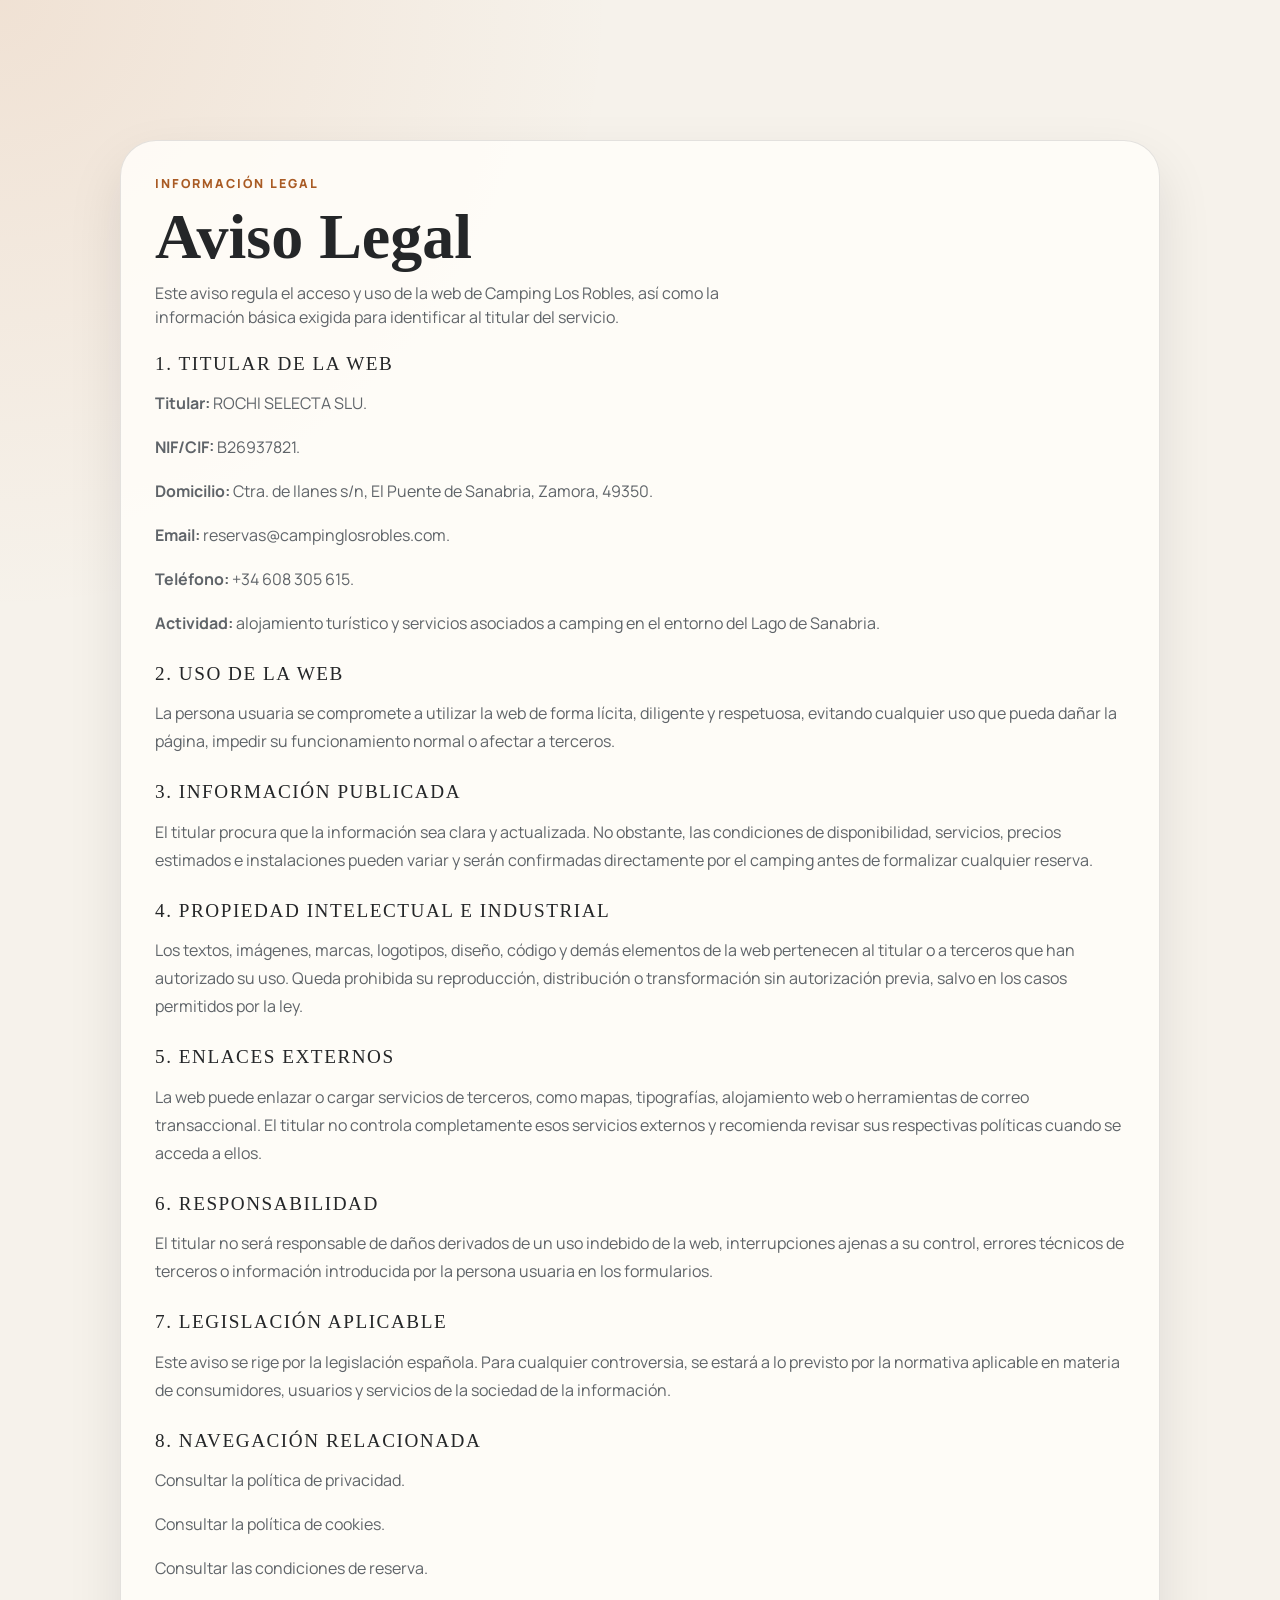
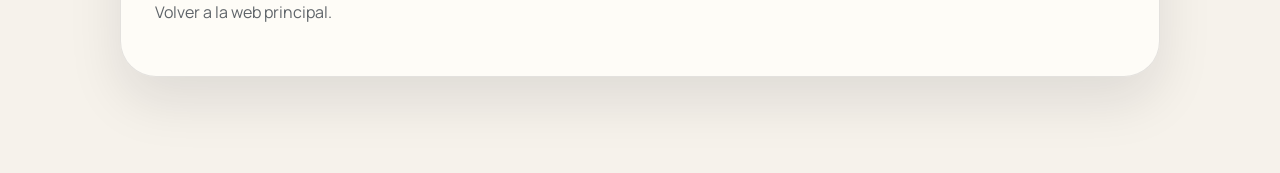
<file: aviso-legal.html>
<!DOCTYPE html>
<html lang="es">
<head>
  <meta charset="UTF-8" />
  <meta name="viewport" content="width=device-width, initial-scale=1.0" />
  <title>Aviso Legal | Camping Los Robles</title>
  <meta name="description" content="Aviso legal de Camping Los Robles: titularidad, condiciones de uso, propiedad intelectual y datos de contacto." />
  <link rel="canonical" href="https://campinglosrobles.com/aviso-legal.html" />
  <meta name="robots" content="index, follow" />
  <meta name="theme-color" content="#c46a2d" />
  <link rel="icon" type="image/svg+xml" href="/assets/favicon.svg" />
  <link rel="apple-touch-icon" href="/assets/favicon.svg" />
  <link rel="preconnect" href="https://fonts.googleapis.com" />
  <link rel="preconnect" href="https://fonts.gstatic.com" crossorigin />
  <link href="https://fonts.googleapis.com/css2?family=Manrope:wght@400;500;600;700;800&display=swap" rel="stylesheet" />
  <link rel="stylesheet" href="styles.css" />
</head>
<body>
  <main class="legal-page">
    <div class="legal-shell">
      <article class="legal-card">
        <p class="legal-eyebrow eyebrow">Información legal</p>
        <h1>Aviso Legal</h1>
        <p class="legal-intro">Este aviso regula el acceso y uso de la web de Camping Los Robles, así como la información básica exigida para identificar al titular del servicio.</p>
        <section class="legal-section">
          <h2>1. Titular de la web</h2>
          <p><strong>Titular:</strong> ROCHI SELECTA SLU.</p>
          <p><strong>NIF/CIF:</strong> B26937821.</p>
          <p><strong>Domicilio:</strong> Ctra. de Ilanes s/n, El Puente de Sanabria, Zamora, 49350.</p>
          <p><strong>Email:</strong> <a href="mailto:reservas@campinglosrobles.com">reservas@campinglosrobles.com</a>.</p>
          <p><strong>Teléfono:</strong> <a href="tel:+34608305615">+34 608 305 615</a>.</p>
          <p><strong>Actividad:</strong> alojamiento turístico y servicios asociados a camping en el entorno del Lago de Sanabria.</p>
        </section>

        <section class="legal-section">
          <h2>2. Uso de la web</h2>
          <p>La persona usuaria se compromete a utilizar la web de forma lícita, diligente y respetuosa, evitando cualquier uso que pueda dañar la página, impedir su funcionamiento normal o afectar a terceros.</p>
        </section>

        <section class="legal-section">
          <h2>3. Información publicada</h2>
          <p>El titular procura que la información sea clara y actualizada. No obstante, las condiciones de disponibilidad, servicios, precios estimados e instalaciones pueden variar y serán confirmadas directamente por el camping antes de formalizar cualquier reserva.</p>
        </section>

        <section class="legal-section">
          <h2>4. Propiedad intelectual e industrial</h2>
          <p>Los textos, imágenes, marcas, logotipos, diseño, código y demás elementos de la web pertenecen al titular o a terceros que han autorizado su uso. Queda prohibida su reproducción, distribución o transformación sin autorización previa, salvo en los casos permitidos por la ley.</p>
        </section>

        <section class="legal-section">
          <h2>5. Enlaces externos</h2>
          <p>La web puede enlazar o cargar servicios de terceros, como mapas, tipografías, alojamiento web o herramientas de correo transaccional. El titular no controla completamente esos servicios externos y recomienda revisar sus respectivas políticas cuando se acceda a ellos.</p>
        </section>

        <section class="legal-section">
          <h2>6. Responsabilidad</h2>
          <p>El titular no será responsable de daños derivados de un uso indebido de la web, interrupciones ajenas a su control, errores técnicos de terceros o información introducida por la persona usuaria en los formularios.</p>
        </section>

        <section class="legal-section">
          <h2>7. Legislación aplicable</h2>
          <p>Este aviso se rige por la legislación española. Para cualquier controversia, se estará a lo previsto por la normativa aplicable en materia de consumidores, usuarios y servicios de la sociedad de la información.</p>
        </section>

        <section class="legal-section">
          <h2>8. Navegación relacionada</h2>
          <p><a href="politica-privacidad.html">Consultar la política de privacidad</a>.</p>
          <p><a href="politica-cookies.html">Consultar la política de cookies</a>.</p>
          <p><a href="condiciones-reserva.html">Consultar las condiciones de reserva</a>.</p>
          <p><a href="index.html">Volver a la web principal</a>.</p>
        </section>
      </article>
    </div>
  </main>

</body>
</html>
</file>
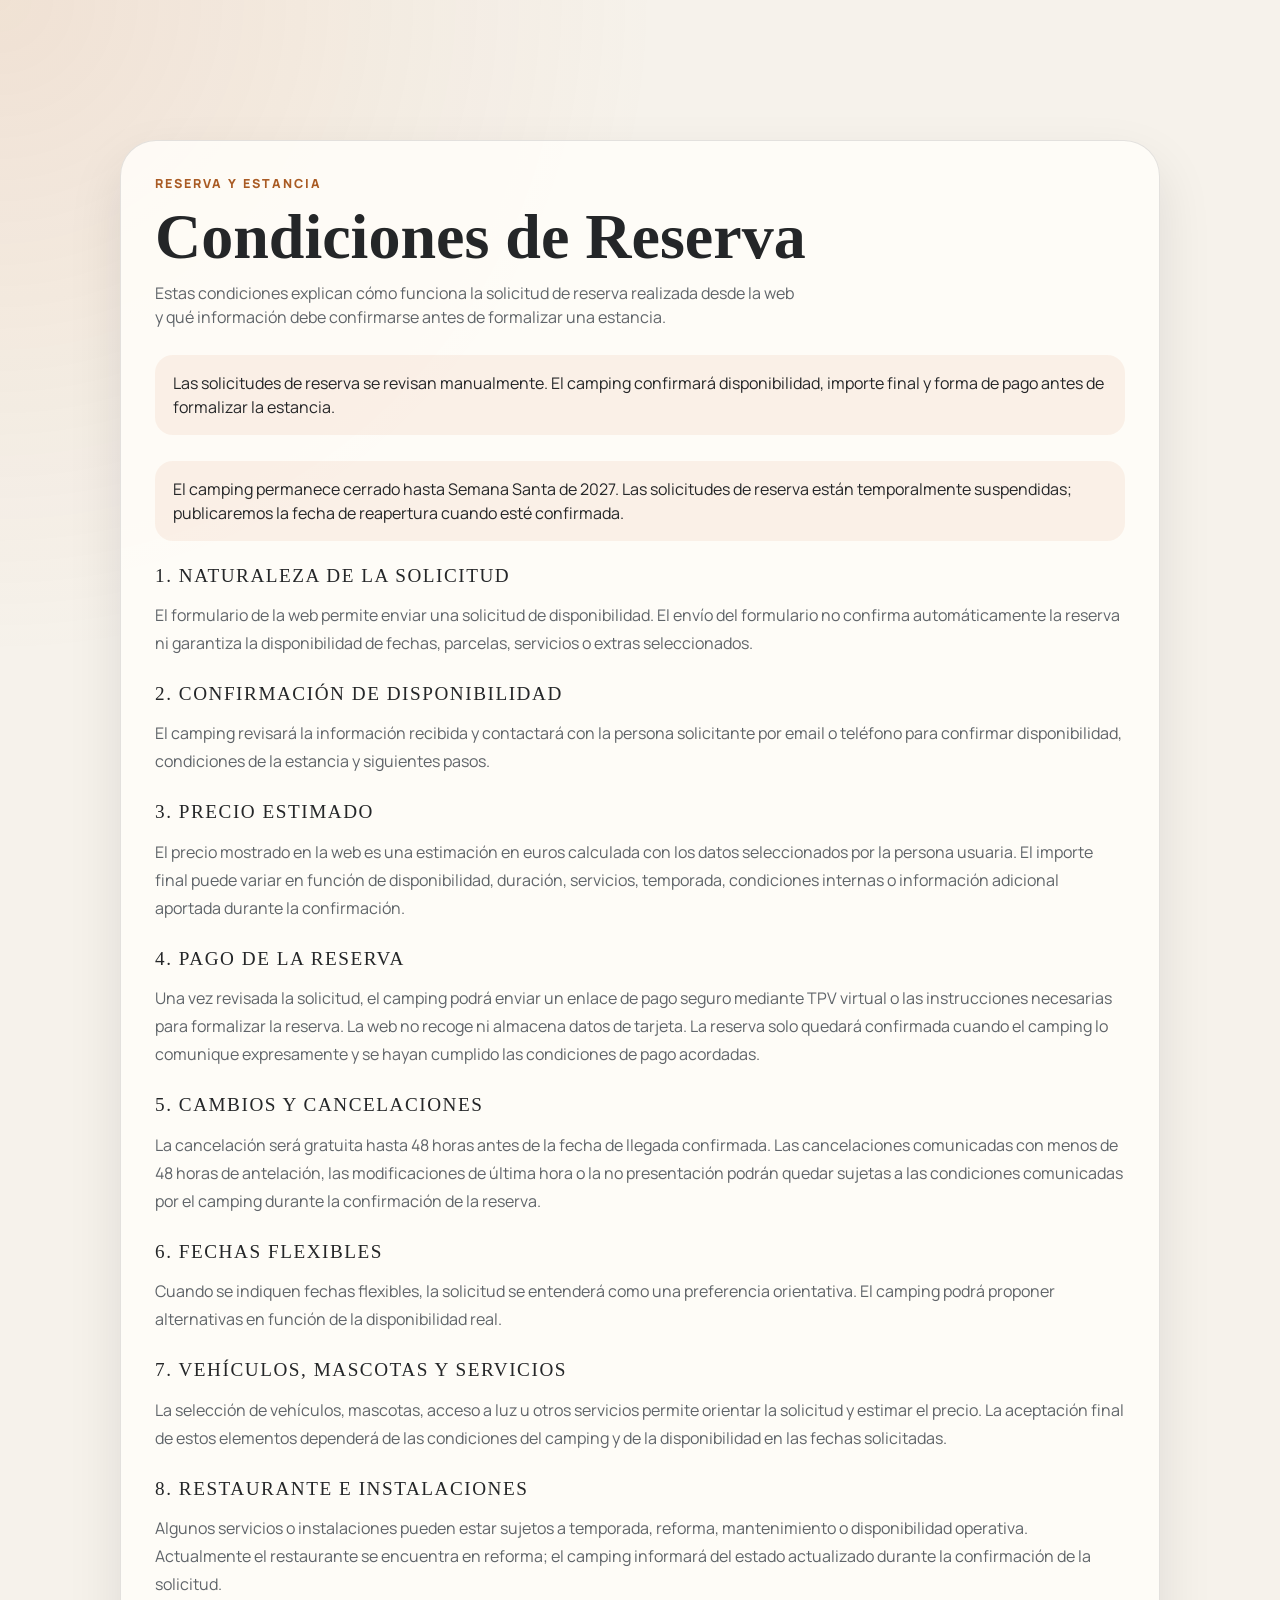
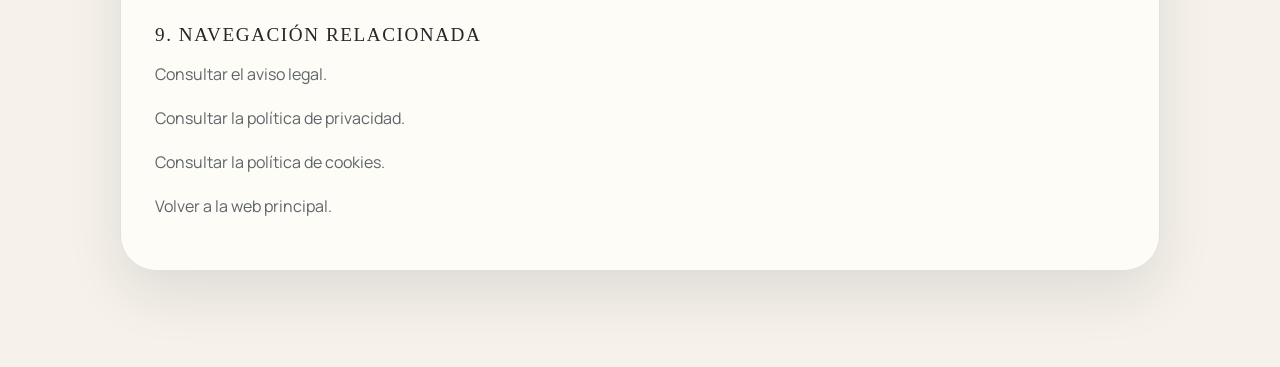
<file: condiciones-reserva.html>
<!DOCTYPE html>
<html lang="es">
<head>
  <meta charset="UTF-8" />
  <meta name="viewport" content="width=device-width, initial-scale=1.0" />
  <title>Condiciones de Reserva | Camping Los Robles</title>
  <meta name="description" content="Condiciones aplicables a las solicitudes de reserva de Camping Los Robles: disponibilidad, precio estimado, pago y cancelaciones." />
  <link rel="canonical" href="https://campinglosrobles.com/condiciones-reserva.html" />
  <meta name="robots" content="index, follow" />
  <meta name="theme-color" content="#c46a2d" />
  <link rel="icon" type="image/svg+xml" href="/assets/favicon.svg" />
  <link rel="apple-touch-icon" href="/assets/favicon.svg" />
  <link rel="preconnect" href="https://fonts.googleapis.com" />
  <link rel="preconnect" href="https://fonts.gstatic.com" crossorigin />
  <link href="https://fonts.googleapis.com/css2?family=Manrope:wght@400;500;600;700;800&display=swap" rel="stylesheet" />
  <link rel="stylesheet" href="styles.css" />
</head>
<body>
  <main class="legal-page">
    <div class="legal-shell">
      <article class="legal-card">
        <p class="legal-eyebrow eyebrow">Reserva y estancia</p>
        <h1>Condiciones de Reserva</h1>
        <p class="legal-intro">Estas condiciones explican cómo funciona la solicitud de reserva realizada desde la web y qué información debe confirmarse antes de formalizar una estancia.</p>
        <p class="legal-note">Las solicitudes de reserva se revisan manualmente. El camping confirmará disponibilidad, importe final y forma de pago antes de formalizar la estancia.</p>
        <p class="legal-note">El camping permanece cerrado hasta Semana Santa de 2027. Las solicitudes de reserva están temporalmente suspendidas; publicaremos la fecha de reapertura cuando esté confirmada.</p>

        <section class="legal-section">
          <h2>1. Naturaleza de la solicitud</h2>
          <p>El formulario de la web permite enviar una solicitud de disponibilidad. El envío del formulario no confirma automáticamente la reserva ni garantiza la disponibilidad de fechas, parcelas, servicios o extras seleccionados.</p>
        </section>

        <section class="legal-section">
          <h2>2. Confirmación de disponibilidad</h2>
          <p>El camping revisará la información recibida y contactará con la persona solicitante por email o teléfono para confirmar disponibilidad, condiciones de la estancia y siguientes pasos.</p>
        </section>

        <section class="legal-section">
          <h2>3. Precio estimado</h2>
          <p>El precio mostrado en la web es una estimación en euros calculada con los datos seleccionados por la persona usuaria. El importe final puede variar en función de disponibilidad, duración, servicios, temporada, condiciones internas o información adicional aportada durante la confirmación.</p>
        </section>

        <section class="legal-section">
          <h2>4. Pago de la reserva</h2>
          <p>Una vez revisada la solicitud, el camping podrá enviar un enlace de pago seguro mediante TPV virtual o las instrucciones necesarias para formalizar la reserva. La web no recoge ni almacena datos de tarjeta. La reserva solo quedará confirmada cuando el camping lo comunique expresamente y se hayan cumplido las condiciones de pago acordadas.</p>
        </section>

        <section class="legal-section">
          <h2>5. Cambios y cancelaciones</h2>
          <p>La cancelación será gratuita hasta 48 horas antes de la fecha de llegada confirmada. Las cancelaciones comunicadas con menos de 48 horas de antelación, las modificaciones de última hora o la no presentación podrán quedar sujetas a las condiciones comunicadas por el camping durante la confirmación de la reserva.</p>
        </section>

        <section class="legal-section">
          <h2>6. Fechas flexibles</h2>
          <p>Cuando se indiquen fechas flexibles, la solicitud se entenderá como una preferencia orientativa. El camping podrá proponer alternativas en función de la disponibilidad real.</p>
        </section>

        <section class="legal-section">
          <h2>7. Vehículos, mascotas y servicios</h2>
          <p>La selección de vehículos, mascotas, acceso a luz u otros servicios permite orientar la solicitud y estimar el precio. La aceptación final de estos elementos dependerá de las condiciones del camping y de la disponibilidad en las fechas solicitadas.</p>
        </section>

        <section class="legal-section">
          <h2>8. Restaurante e instalaciones</h2>
          <p>Algunos servicios o instalaciones pueden estar sujetos a temporada, reforma, mantenimiento o disponibilidad operativa. Actualmente el restaurante se encuentra en reforma; el camping informará del estado actualizado durante la confirmación de la solicitud.</p>
        </section>

        <section class="legal-section">
          <h2>9. Navegación relacionada</h2>
          <p><a href="aviso-legal.html">Consultar el aviso legal</a>.</p>
          <p><a href="politica-privacidad.html">Consultar la política de privacidad</a>.</p>
          <p><a href="politica-cookies.html">Consultar la política de cookies</a>.</p>
          <p><a href="index.html">Volver a la web principal</a>.</p>
        </section>
      </article>
    </div>
  </main>

</body>
</html>
</file>
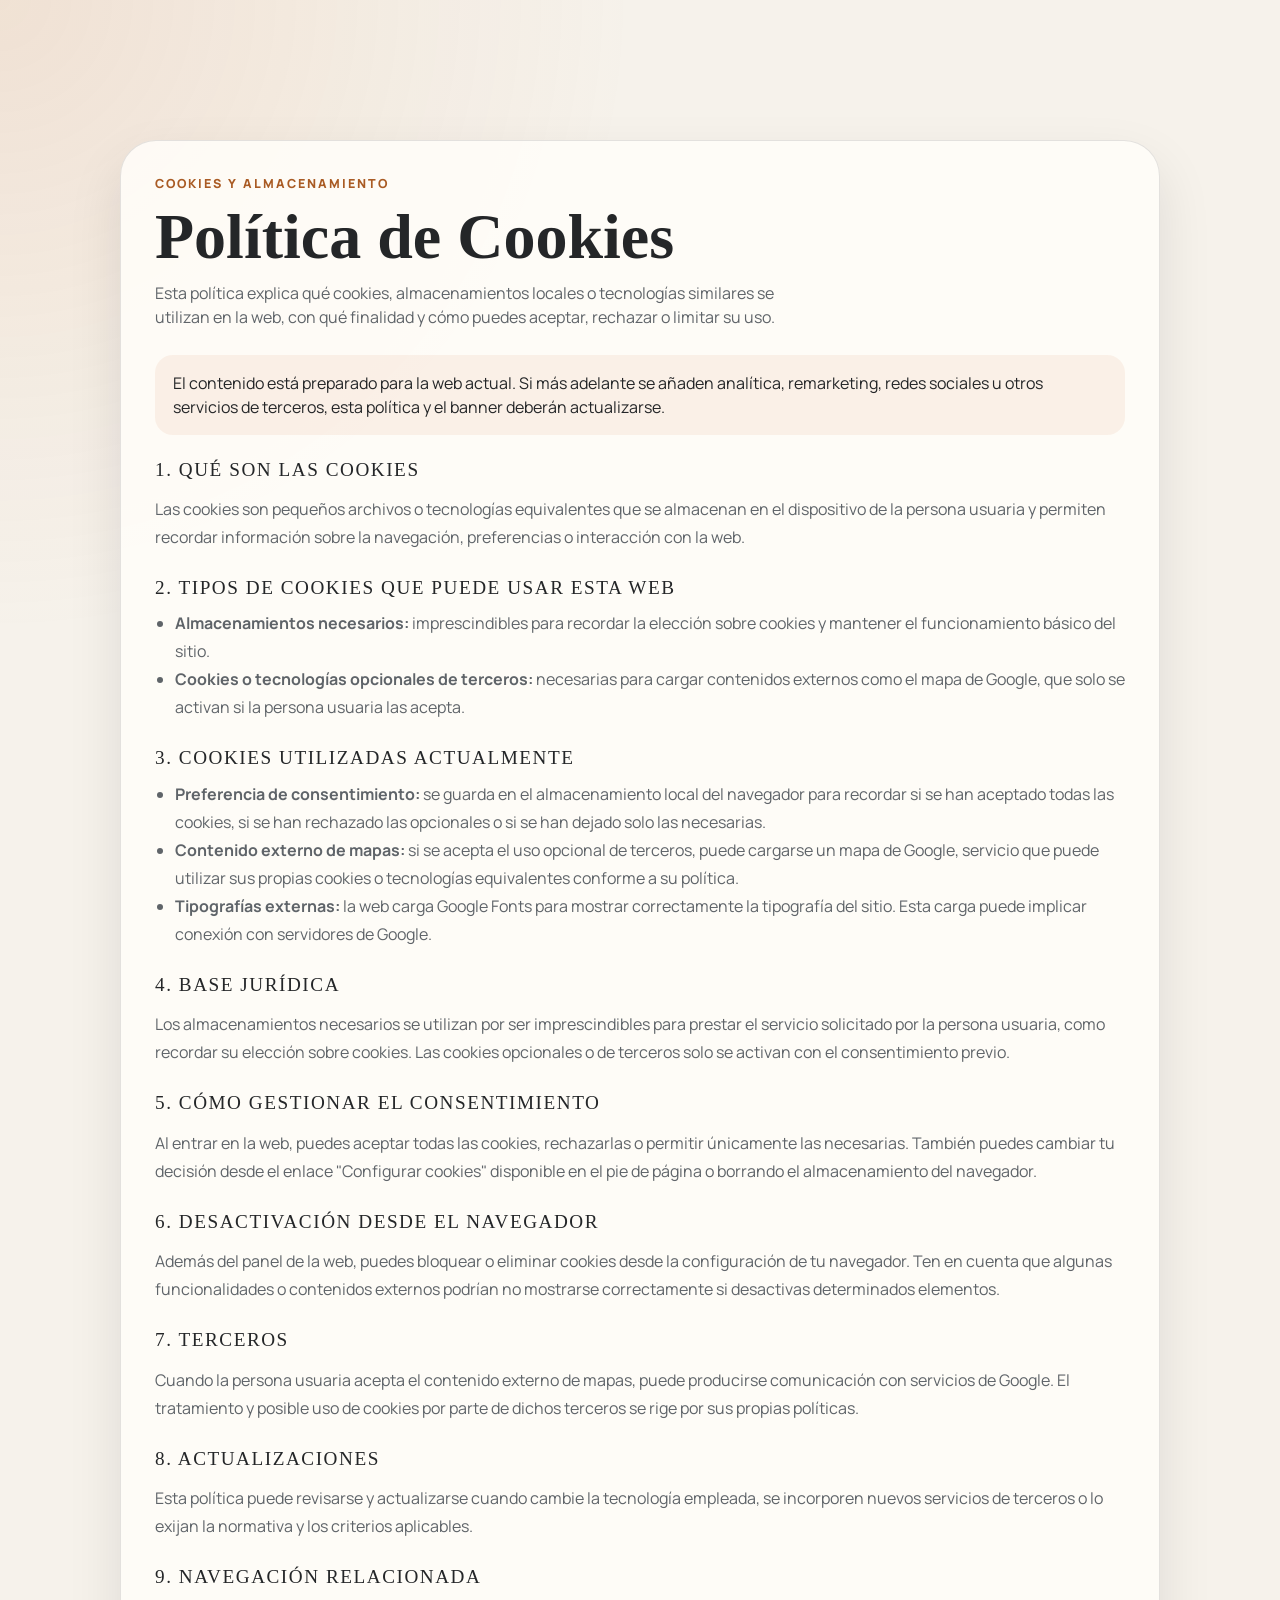
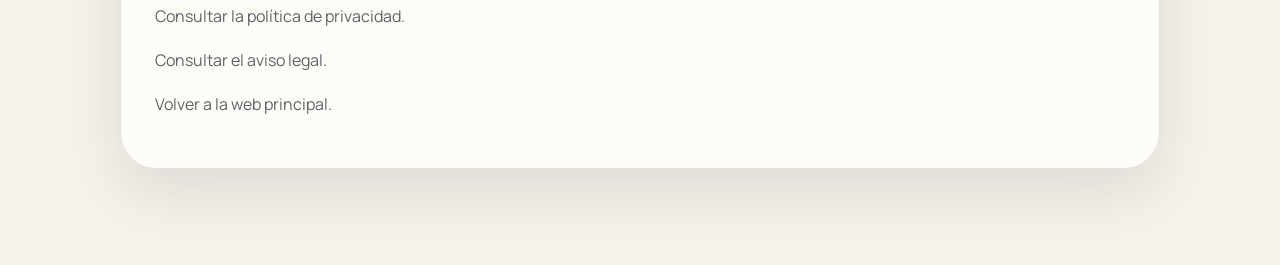
<file: politica-cookies.html>
<!DOCTYPE html>
<html lang="es">
<head>
  <meta charset="UTF-8" />
  <meta name="viewport" content="width=device-width, initial-scale=1.0" />
  <title>Política de Cookies | Camping Los Robles</title>
  <meta name="description" content="Política de cookies de Camping Los Robles conforme a la normativa española y a los criterios de la AEPD." />
  <link rel="canonical" href="https://campinglosrobles.com/politica-cookies.html" />
  <meta name="robots" content="index, follow" />
  <meta name="theme-color" content="#c46a2d" />
  <link rel="icon" type="image/svg+xml" href="/assets/favicon.svg" />
  <link rel="apple-touch-icon" href="/assets/favicon.svg" />
  <link rel="preconnect" href="https://fonts.googleapis.com" />
  <link rel="preconnect" href="https://fonts.gstatic.com" crossorigin />
  <link href="https://fonts.googleapis.com/css2?family=Manrope:wght@400;500;600;700;800&display=swap" rel="stylesheet" />
  <link rel="stylesheet" href="styles.css" />
</head>
<body>
  <main class="legal-page">
    <div class="legal-shell">
      <article class="legal-card">
        <p class="legal-eyebrow eyebrow">Cookies y almacenamiento</p>
        <h1>Política de Cookies</h1>
        <p class="legal-intro">Esta política explica qué cookies, almacenamientos locales o tecnologías similares se utilizan en la web, con qué finalidad y cómo puedes aceptar, rechazar o limitar su uso.</p>
        <p class="legal-note">El contenido está preparado para la web actual. Si más adelante se añaden analítica, remarketing, redes sociales u otros servicios de terceros, esta política y el banner deberán actualizarse.</p>

        <section class="legal-section">
          <h2>1. Qué son las cookies</h2>
          <p>Las cookies son pequeños archivos o tecnologías equivalentes que se almacenan en el dispositivo de la persona usuaria y permiten recordar información sobre la navegación, preferencias o interacción con la web.</p>
        </section>

        <section class="legal-section">
          <h2>2. Tipos de cookies que puede usar esta web</h2>
          <ul>
            <li><strong>Almacenamientos necesarios:</strong> imprescindibles para recordar la elección sobre cookies y mantener el funcionamiento básico del sitio.</li>
            <li><strong>Cookies o tecnologías opcionales de terceros:</strong> necesarias para cargar contenidos externos como el mapa de Google, que solo se activan si la persona usuaria las acepta.</li>
          </ul>
        </section>

        <section class="legal-section">
          <h2>3. Cookies utilizadas actualmente</h2>
          <ul>
            <li><strong>Preferencia de consentimiento:</strong> se guarda en el almacenamiento local del navegador para recordar si se han aceptado todas las cookies, si se han rechazado las opcionales o si se han dejado solo las necesarias.</li>
            <li><strong>Contenido externo de mapas:</strong> si se acepta el uso opcional de terceros, puede cargarse un mapa de Google, servicio que puede utilizar sus propias cookies o tecnologías equivalentes conforme a su política.</li>
            <li><strong>Tipografías externas:</strong> la web carga Google Fonts para mostrar correctamente la tipografía del sitio. Esta carga puede implicar conexión con servidores de Google.</li>
          </ul>
        </section>

        <section class="legal-section">
          <h2>4. Base jurídica</h2>
          <p>Los almacenamientos necesarios se utilizan por ser imprescindibles para prestar el servicio solicitado por la persona usuaria, como recordar su elección sobre cookies. Las cookies opcionales o de terceros solo se activan con el consentimiento previo.</p>
        </section>

        <section class="legal-section">
          <h2>5. Cómo gestionar el consentimiento</h2>
          <p>Al entrar en la web, puedes aceptar todas las cookies, rechazarlas o permitir únicamente las necesarias. También puedes cambiar tu decisión desde el enlace "Configurar cookies" disponible en el pie de página o borrando el almacenamiento del navegador.</p>
        </section>

        <section class="legal-section">
          <h2>6. Desactivación desde el navegador</h2>
          <p>Además del panel de la web, puedes bloquear o eliminar cookies desde la configuración de tu navegador. Ten en cuenta que algunas funcionalidades o contenidos externos podrían no mostrarse correctamente si desactivas determinados elementos.</p>
        </section>

        <section class="legal-section">
          <h2>7. Terceros</h2>
          <p>Cuando la persona usuaria acepta el contenido externo de mapas, puede producirse comunicación con servicios de Google. El tratamiento y posible uso de cookies por parte de dichos terceros se rige por sus propias políticas.</p>
        </section>

        <section class="legal-section">
          <h2>8. Actualizaciones</h2>
          <p>Esta política puede revisarse y actualizarse cuando cambie la tecnología empleada, se incorporen nuevos servicios de terceros o lo exijan la normativa y los criterios aplicables.</p>
        </section>

        <section class="legal-section">
          <h2>9. Navegación relacionada</h2>
          <p><a href="politica-privacidad.html">Consultar la política de privacidad</a>.</p>
          <p><a href="aviso-legal.html">Consultar el aviso legal</a>.</p>
          <p><a href="index.html">Volver a la web principal</a>.</p>
        </section>
      </article>
    </div>
  </main>

</body>
</html>
</file>
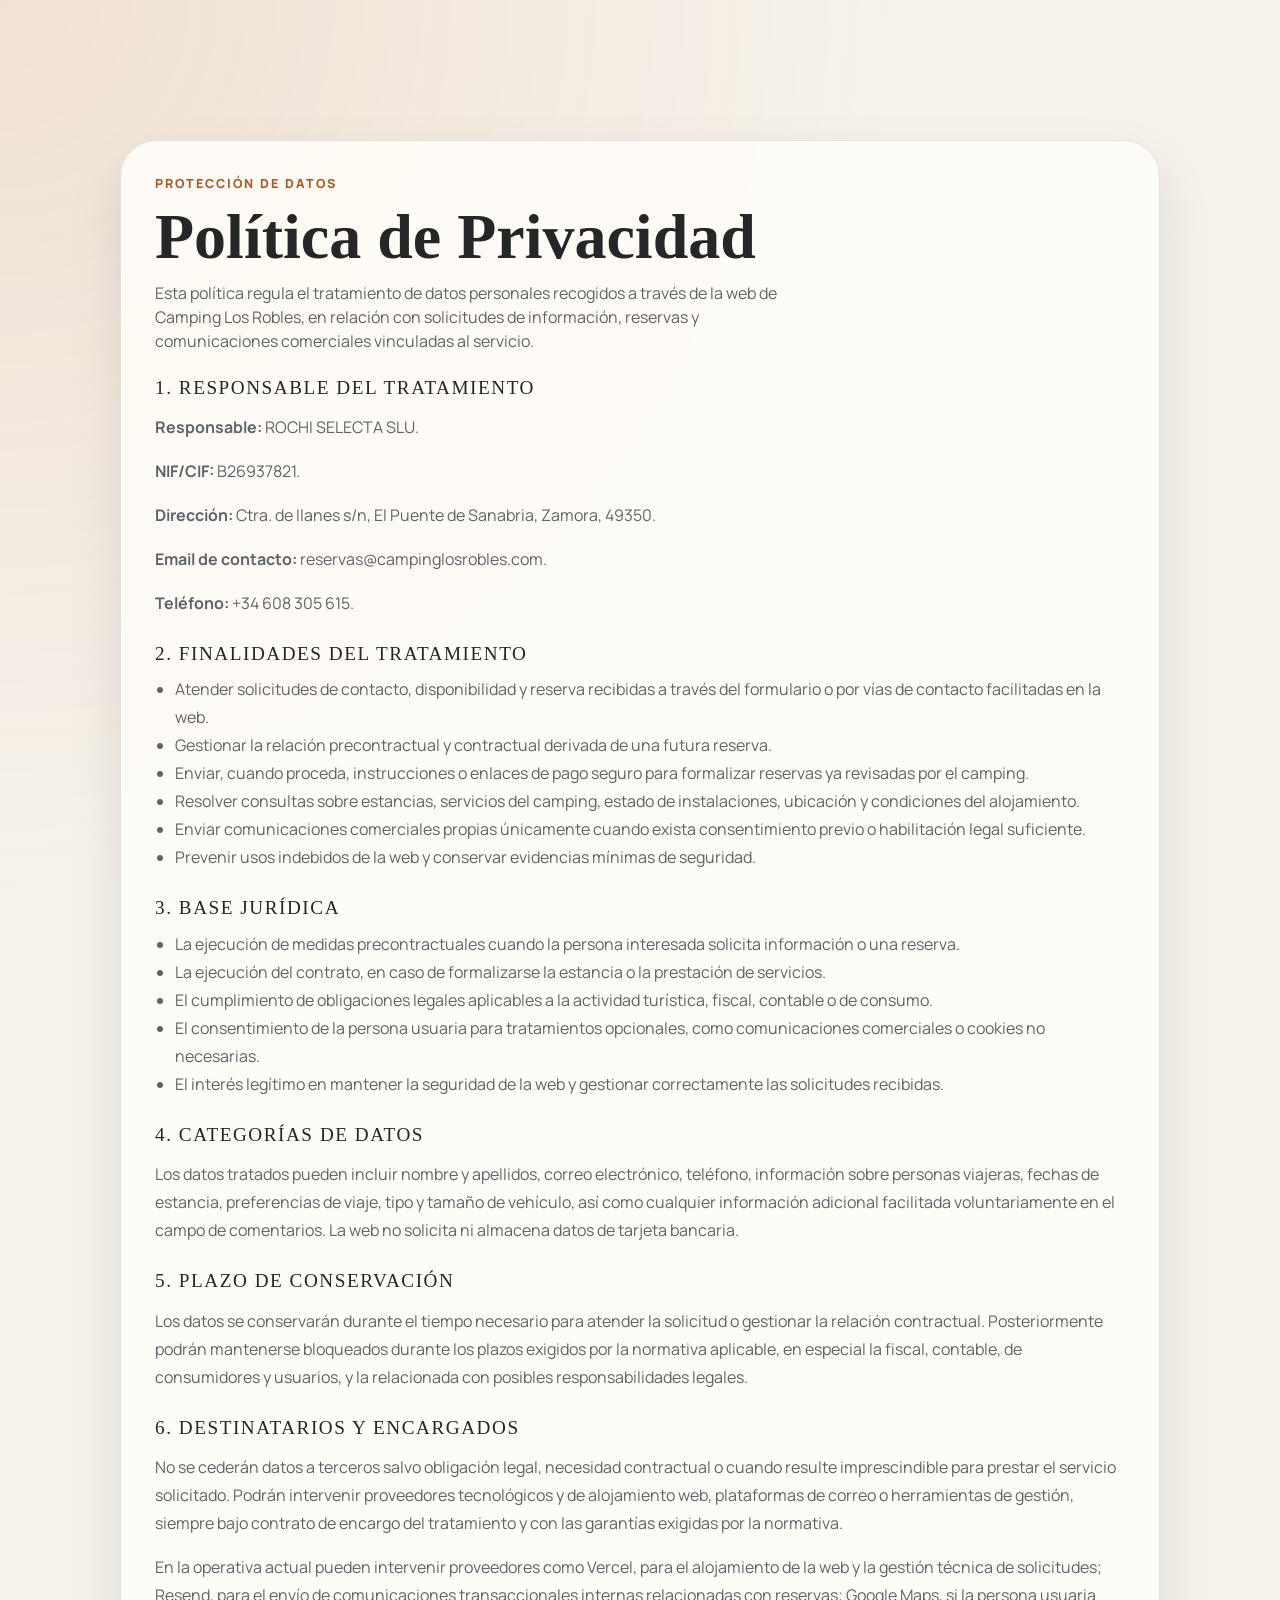
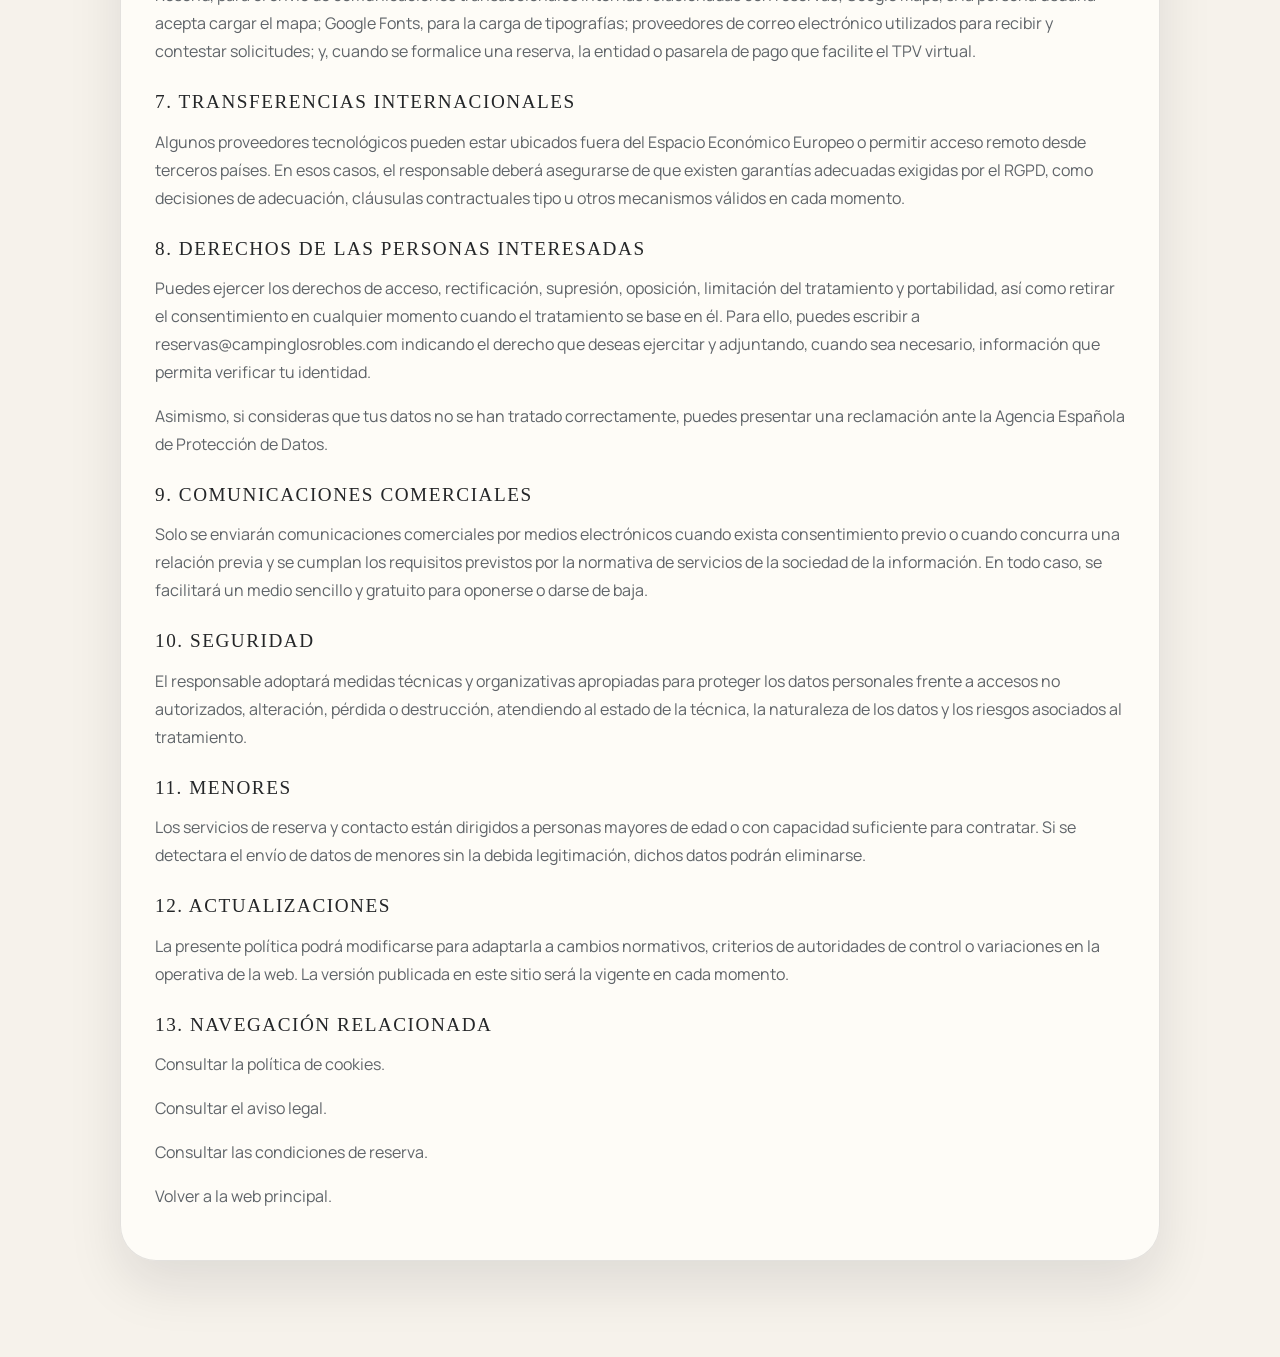
<file: politica-privacidad.html>
<!DOCTYPE html>
<html lang="es">
<head>
  <meta charset="UTF-8" />
  <meta name="viewport" content="width=device-width, initial-scale=1.0" />
  <title>Política de Privacidad | Camping Los Robles</title>
  <meta name="description" content="Política de privacidad de Camping Los Robles conforme al RGPD, la LOPDGDD y la normativa aplicable en España." />
  <link rel="canonical" href="https://campinglosrobles.com/politica-privacidad.html" />
  <meta name="robots" content="index, follow" />
  <meta name="theme-color" content="#c46a2d" />
  <link rel="icon" type="image/svg+xml" href="/assets/favicon.svg" />
  <link rel="apple-touch-icon" href="/assets/favicon.svg" />
  <link rel="preconnect" href="https://fonts.googleapis.com" />
  <link rel="preconnect" href="https://fonts.gstatic.com" crossorigin />
  <link href="https://fonts.googleapis.com/css2?family=Manrope:wght@400;500;600;700;800&display=swap" rel="stylesheet" />
  <link rel="stylesheet" href="styles.css" />
</head>
<body>
  <main class="legal-page">
    <div class="legal-shell">
      <article class="legal-card">
        <p class="legal-eyebrow eyebrow">Protección de datos</p>
        <h1>Política de Privacidad</h1>
        <p class="legal-intro">Esta política regula el tratamiento de datos personales recogidos a través de la web de Camping Los Robles, en relación con solicitudes de información, reservas y comunicaciones comerciales vinculadas al servicio.</p>
        <section class="legal-section">
          <h2>1. Responsable del tratamiento</h2>
          <p><strong>Responsable:</strong> ROCHI SELECTA SLU.</p>
          <p><strong>NIF/CIF:</strong> B26937821.</p>
          <p><strong>Dirección:</strong> Ctra. de Ilanes s/n, El Puente de Sanabria, Zamora, 49350.</p>
          <p><strong>Email de contacto:</strong> <a href="mailto:reservas@campinglosrobles.com">reservas@campinglosrobles.com</a>.</p>
          <p><strong>Teléfono:</strong> <a href="tel:+34608305615">+34 608 305 615</a>.</p>
        </section>

        <section class="legal-section">
          <h2>2. Finalidades del tratamiento</h2>
          <ul>
            <li>Atender solicitudes de contacto, disponibilidad y reserva recibidas a través del formulario o por vías de contacto facilitadas en la web.</li>
            <li>Gestionar la relación precontractual y contractual derivada de una futura reserva.</li>
            <li>Enviar, cuando proceda, instrucciones o enlaces de pago seguro para formalizar reservas ya revisadas por el camping.</li>
            <li>Resolver consultas sobre estancias, servicios del camping, estado de instalaciones, ubicación y condiciones del alojamiento.</li>
            <li>Enviar comunicaciones comerciales propias únicamente cuando exista consentimiento previo o habilitación legal suficiente.</li>
            <li>Prevenir usos indebidos de la web y conservar evidencias mínimas de seguridad.</li>
          </ul>
        </section>

        <section class="legal-section">
          <h2>3. Base jurídica</h2>
          <ul>
            <li>La ejecución de medidas precontractuales cuando la persona interesada solicita información o una reserva.</li>
            <li>La ejecución del contrato, en caso de formalizarse la estancia o la prestación de servicios.</li>
            <li>El cumplimiento de obligaciones legales aplicables a la actividad turística, fiscal, contable o de consumo.</li>
            <li>El consentimiento de la persona usuaria para tratamientos opcionales, como comunicaciones comerciales o cookies no necesarias.</li>
            <li>El interés legítimo en mantener la seguridad de la web y gestionar correctamente las solicitudes recibidas.</li>
          </ul>
        </section>

        <section class="legal-section">
          <h2>4. Categorías de datos</h2>
          <p>Los datos tratados pueden incluir nombre y apellidos, correo electrónico, teléfono, información sobre personas viajeras, fechas de estancia, preferencias de viaje, tipo y tamaño de vehículo, así como cualquier información adicional facilitada voluntariamente en el campo de comentarios. La web no solicita ni almacena datos de tarjeta bancaria.</p>
        </section>

        <section class="legal-section">
          <h2>5. Plazo de conservación</h2>
          <p>Los datos se conservarán durante el tiempo necesario para atender la solicitud o gestionar la relación contractual. Posteriormente podrán mantenerse bloqueados durante los plazos exigidos por la normativa aplicable, en especial la fiscal, contable, de consumidores y usuarios, y la relacionada con posibles responsabilidades legales.</p>
        </section>

        <section class="legal-section">
          <h2>6. Destinatarios y encargados</h2>
          <p>No se cederán datos a terceros salvo obligación legal, necesidad contractual o cuando resulte imprescindible para prestar el servicio solicitado. Podrán intervenir proveedores tecnológicos y de alojamiento web, plataformas de correo o herramientas de gestión, siempre bajo contrato de encargo del tratamiento y con las garantías exigidas por la normativa.</p>
          <p>En la operativa actual pueden intervenir proveedores como Vercel, para el alojamiento de la web y la gestión técnica de solicitudes; Resend, para el envío de comunicaciones transaccionales internas relacionadas con reservas; Google Maps, si la persona usuaria acepta cargar el mapa; Google Fonts, para la carga de tipografías; proveedores de correo electrónico utilizados para recibir y contestar solicitudes; y, cuando se formalice una reserva, la entidad o pasarela de pago que facilite el TPV virtual.</p>
        </section>

        <section class="legal-section">
          <h2>7. Transferencias internacionales</h2>
          <p>Algunos proveedores tecnológicos pueden estar ubicados fuera del Espacio Económico Europeo o permitir acceso remoto desde terceros países. En esos casos, el responsable deberá asegurarse de que existen garantías adecuadas exigidas por el RGPD, como decisiones de adecuación, cláusulas contractuales tipo u otros mecanismos válidos en cada momento.</p>
        </section>

        <section class="legal-section">
          <h2>8. Derechos de las personas interesadas</h2>
          <p>Puedes ejercer los derechos de acceso, rectificación, supresión, oposición, limitación del tratamiento y portabilidad, así como retirar el consentimiento en cualquier momento cuando el tratamiento se base en él. Para ello, puedes escribir a <a href="mailto:reservas@campinglosrobles.com">reservas@campinglosrobles.com</a> indicando el derecho que deseas ejercitar y adjuntando, cuando sea necesario, información que permita verificar tu identidad.</p>
          <p>Asimismo, si consideras que tus datos no se han tratado correctamente, puedes presentar una reclamación ante la Agencia Española de Protección de Datos.</p>
        </section>

        <section class="legal-section">
          <h2>9. Comunicaciones comerciales</h2>
          <p>Solo se enviarán comunicaciones comerciales por medios electrónicos cuando exista consentimiento previo o cuando concurra una relación previa y se cumplan los requisitos previstos por la normativa de servicios de la sociedad de la información. En todo caso, se facilitará un medio sencillo y gratuito para oponerse o darse de baja.</p>
        </section>

        <section class="legal-section">
          <h2>10. Seguridad</h2>
          <p>El responsable adoptará medidas técnicas y organizativas apropiadas para proteger los datos personales frente a accesos no autorizados, alteración, pérdida o destrucción, atendiendo al estado de la técnica, la naturaleza de los datos y los riesgos asociados al tratamiento.</p>
        </section>

        <section class="legal-section">
          <h2>11. Menores</h2>
          <p>Los servicios de reserva y contacto están dirigidos a personas mayores de edad o con capacidad suficiente para contratar. Si se detectara el envío de datos de menores sin la debida legitimación, dichos datos podrán eliminarse.</p>
        </section>

        <section class="legal-section">
          <h2>12. Actualizaciones</h2>
          <p>La presente política podrá modificarse para adaptarla a cambios normativos, criterios de autoridades de control o variaciones en la operativa de la web. La versión publicada en este sitio será la vigente en cada momento.</p>
        </section>

        <section class="legal-section">
          <h2>13. Navegación relacionada</h2>
          <p><a href="politica-cookies.html">Consultar la política de cookies</a>.</p>
          <p><a href="aviso-legal.html">Consultar el aviso legal</a>.</p>
          <p><a href="condiciones-reserva.html">Consultar las condiciones de reserva</a>.</p>
          <p><a href="index.html">Volver a la web principal</a>.</p>
        </section>
      </article>
    </div>
  </main>

</body>
</html>
</file>
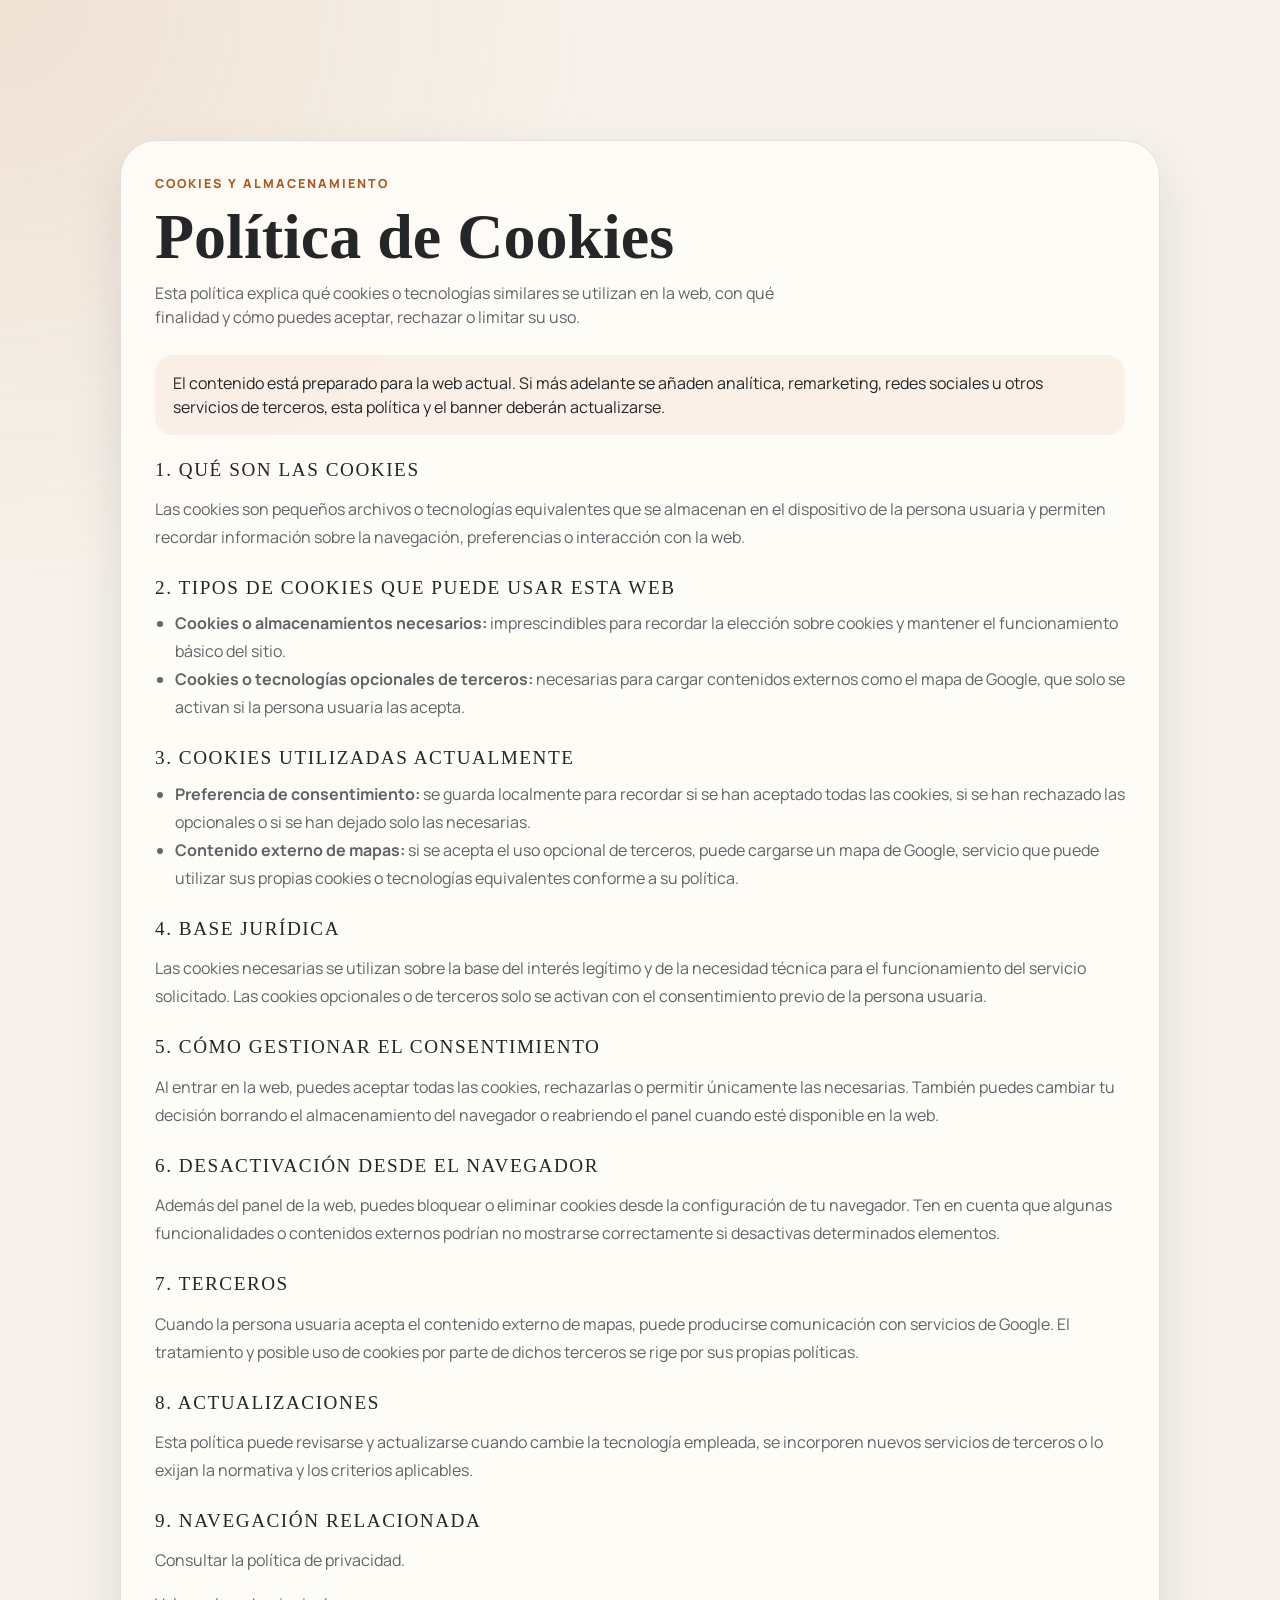
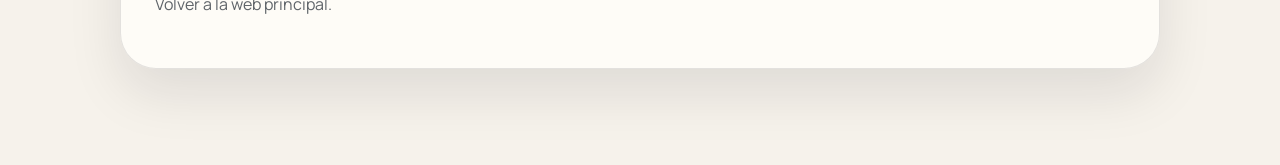
<file: Web LosRobles/politica-cookies.html>
<!DOCTYPE html>
<html lang="es">
<head>
  <meta charset="UTF-8" />
  <meta name="viewport" content="width=device-width, initial-scale=1.0" />
  <title>Política de Cookies | Camping Los Robles</title>
  <meta name="description" content="Política de cookies de Camping Los Robles conforme a la normativa española y a los criterios de la AEPD." />
  <meta name="theme-color" content="#c46a2d" />
  <link rel="preconnect" href="https://fonts.googleapis.com" />
  <link rel="preconnect" href="https://fonts.gstatic.com" crossorigin />
  <link href="https://fonts.googleapis.com/css2?family=Manrope:wght@400;500;600;700;800&display=swap" rel="stylesheet" />
  <link rel="stylesheet" href="styles.css" />
</head>
<body>
  <main class="legal-page">
    <div class="legal-shell">
      <article class="legal-card">
        <p class="legal-eyebrow eyebrow">Cookies y almacenamiento</p>
        <h1>Política de Cookies</h1>
        <p class="legal-intro">Esta política explica qué cookies o tecnologías similares se utilizan en la web, con qué finalidad y cómo puedes aceptar, rechazar o limitar su uso.</p>
        <p class="legal-note">El contenido está preparado para la web actual. Si más adelante se añaden analítica, remarketing, redes sociales u otros servicios de terceros, esta política y el banner deberán actualizarse.</p>

        <section class="legal-section">
          <h2>1. Qué son las cookies</h2>
          <p>Las cookies son pequeños archivos o tecnologías equivalentes que se almacenan en el dispositivo de la persona usuaria y permiten recordar información sobre la navegación, preferencias o interacción con la web.</p>
        </section>

        <section class="legal-section">
          <h2>2. Tipos de cookies que puede usar esta web</h2>
          <ul>
            <li><strong>Cookies o almacenamientos necesarios:</strong> imprescindibles para recordar la elección sobre cookies y mantener el funcionamiento básico del sitio.</li>
            <li><strong>Cookies o tecnologías opcionales de terceros:</strong> necesarias para cargar contenidos externos como el mapa de Google, que solo se activan si la persona usuaria las acepta.</li>
          </ul>
        </section>

        <section class="legal-section">
          <h2>3. Cookies utilizadas actualmente</h2>
          <ul>
            <li><strong>Preferencia de consentimiento:</strong> se guarda localmente para recordar si se han aceptado todas las cookies, si se han rechazado las opcionales o si se han dejado solo las necesarias.</li>
            <li><strong>Contenido externo de mapas:</strong> si se acepta el uso opcional de terceros, puede cargarse un mapa de Google, servicio que puede utilizar sus propias cookies o tecnologías equivalentes conforme a su política.</li>
          </ul>
        </section>

        <section class="legal-section">
          <h2>4. Base jurídica</h2>
          <p>Las cookies necesarias se utilizan sobre la base del interés legítimo y de la necesidad técnica para el funcionamiento del servicio solicitado. Las cookies opcionales o de terceros solo se activan con el consentimiento previo de la persona usuaria.</p>
        </section>

        <section class="legal-section">
          <h2>5. Cómo gestionar el consentimiento</h2>
          <p>Al entrar en la web, puedes aceptar todas las cookies, rechazarlas o permitir únicamente las necesarias. También puedes cambiar tu decisión borrando el almacenamiento del navegador o reabriendo el panel cuando esté disponible en la web.</p>
        </section>

        <section class="legal-section">
          <h2>6. Desactivación desde el navegador</h2>
          <p>Además del panel de la web, puedes bloquear o eliminar cookies desde la configuración de tu navegador. Ten en cuenta que algunas funcionalidades o contenidos externos podrían no mostrarse correctamente si desactivas determinados elementos.</p>
        </section>

        <section class="legal-section">
          <h2>7. Terceros</h2>
          <p>Cuando la persona usuaria acepta el contenido externo de mapas, puede producirse comunicación con servicios de Google. El tratamiento y posible uso de cookies por parte de dichos terceros se rige por sus propias políticas.</p>
        </section>

        <section class="legal-section">
          <h2>8. Actualizaciones</h2>
          <p>Esta política puede revisarse y actualizarse cuando cambie la tecnología empleada, se incorporen nuevos servicios de terceros o lo exijan la normativa y los criterios aplicables.</p>
        </section>

        <section class="legal-section">
          <h2>9. Navegación relacionada</h2>
          <p><a href="politica-privacidad.html">Consultar la política de privacidad</a>.</p>
          <p><a href="index.html">Volver a la web principal</a>.</p>
        </section>
      </article>
    </div>
  </main>

  <script src="script.js"></script>
</body>
</html>
</file>
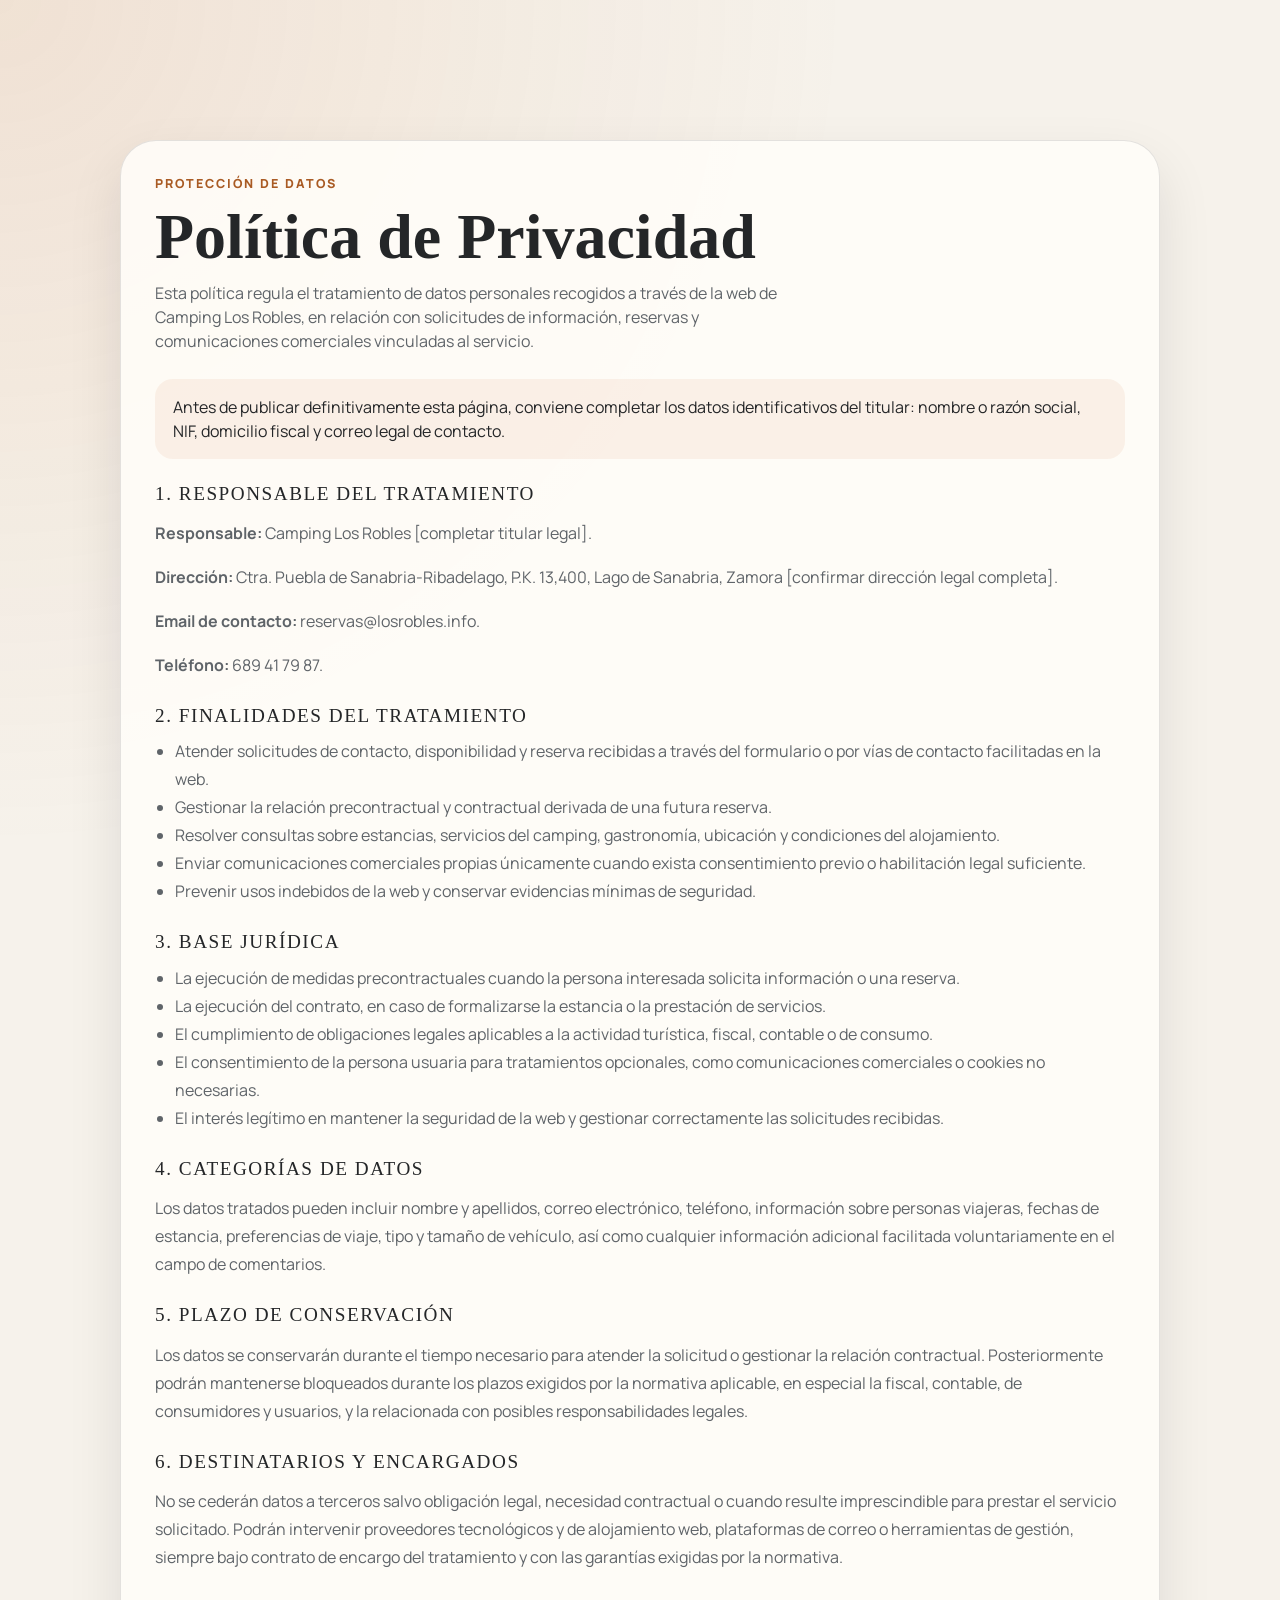
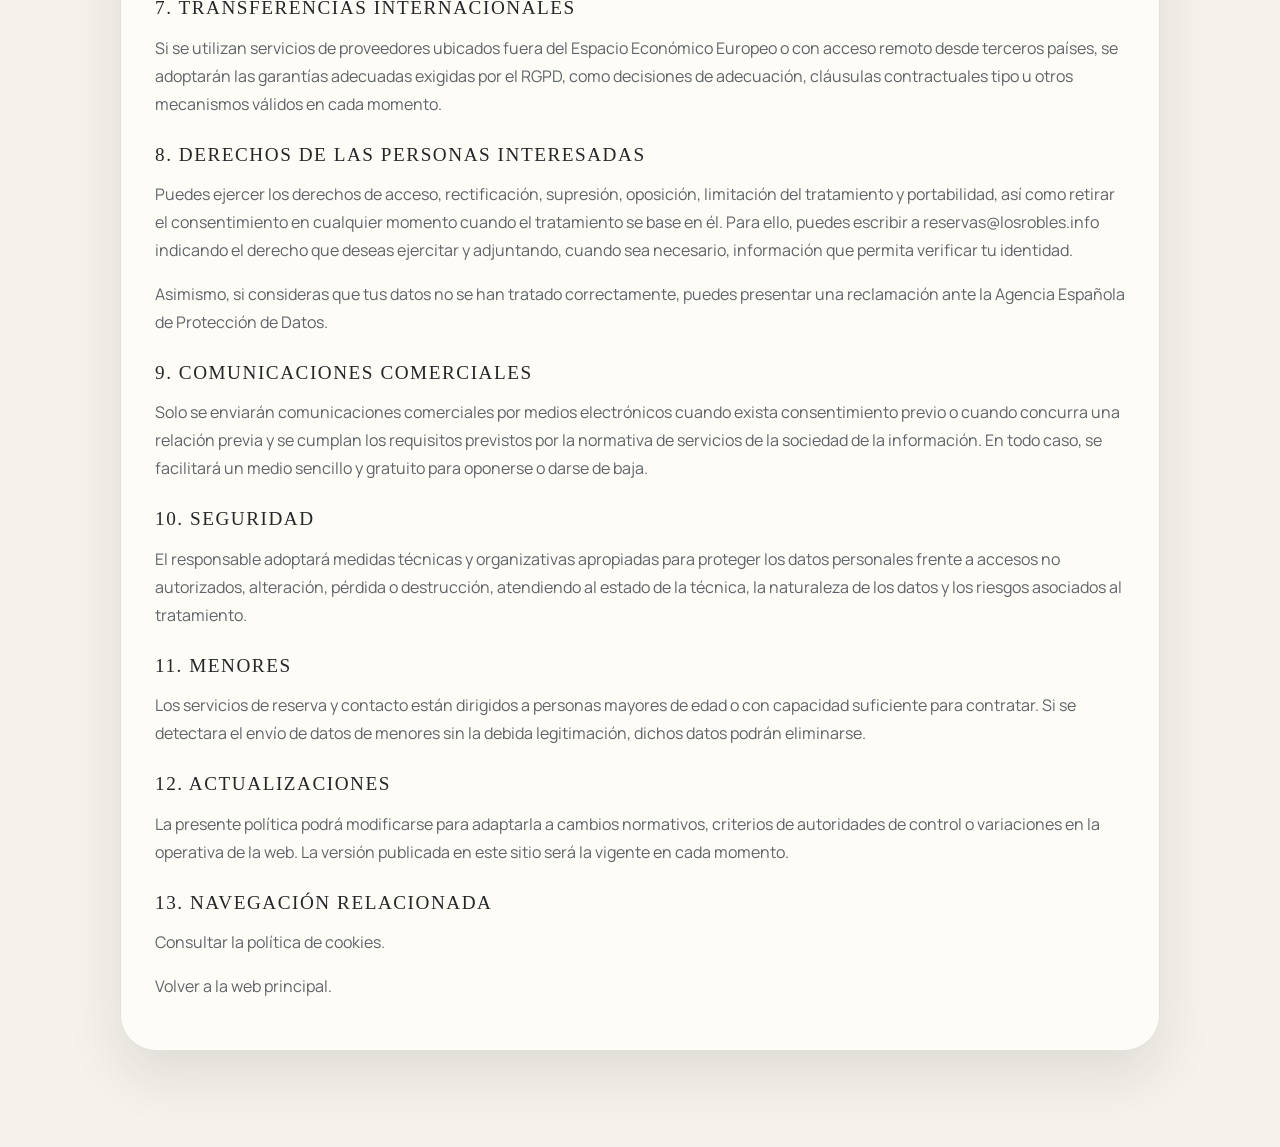
<file: Web LosRobles/politica-privacidad.html>
<!DOCTYPE html>
<html lang="es">
<head>
  <meta charset="UTF-8" />
  <meta name="viewport" content="width=device-width, initial-scale=1.0" />
  <title>Política de Privacidad | Camping Los Robles</title>
  <meta name="description" content="Política de privacidad de Camping Los Robles conforme al RGPD, la LOPDGDD y la normativa aplicable en España." />
  <meta name="theme-color" content="#c46a2d" />
  <link rel="preconnect" href="https://fonts.googleapis.com" />
  <link rel="preconnect" href="https://fonts.gstatic.com" crossorigin />
  <link href="https://fonts.googleapis.com/css2?family=Manrope:wght@400;500;600;700;800&display=swap" rel="stylesheet" />
  <link rel="stylesheet" href="styles.css" />
</head>
<body>
  <main class="legal-page">
    <div class="legal-shell">
      <article class="legal-card">
        <p class="legal-eyebrow eyebrow">Protección de datos</p>
        <h1>Política de Privacidad</h1>
        <p class="legal-intro">Esta política regula el tratamiento de datos personales recogidos a través de la web de Camping Los Robles, en relación con solicitudes de información, reservas y comunicaciones comerciales vinculadas al servicio.</p>
        <p class="legal-note">Antes de publicar definitivamente esta página, conviene completar los datos identificativos del titular: nombre o razón social, NIF, domicilio fiscal y correo legal de contacto.</p>

        <section class="legal-section">
          <h2>1. Responsable del tratamiento</h2>
          <p><strong>Responsable:</strong> Camping Los Robles [completar titular legal].</p>
          <p><strong>Dirección:</strong> Ctra. Puebla de Sanabria-Ribadelago, P.K. 13,400, Lago de Sanabria, Zamora [confirmar dirección legal completa].</p>
          <p><strong>Email de contacto:</strong> <a href="mailto:reservas@losrobles.info">reservas@losrobles.info</a>.</p>
          <p><strong>Teléfono:</strong> <a href="tel:+34689417987">689 41 79 87</a>.</p>
        </section>

        <section class="legal-section">
          <h2>2. Finalidades del tratamiento</h2>
          <ul>
            <li>Atender solicitudes de contacto, disponibilidad y reserva recibidas a través del formulario o por vías de contacto facilitadas en la web.</li>
            <li>Gestionar la relación precontractual y contractual derivada de una futura reserva.</li>
            <li>Resolver consultas sobre estancias, servicios del camping, gastronomía, ubicación y condiciones del alojamiento.</li>
            <li>Enviar comunicaciones comerciales propias únicamente cuando exista consentimiento previo o habilitación legal suficiente.</li>
            <li>Prevenir usos indebidos de la web y conservar evidencias mínimas de seguridad.</li>
          </ul>
        </section>

        <section class="legal-section">
          <h2>3. Base jurídica</h2>
          <ul>
            <li>La ejecución de medidas precontractuales cuando la persona interesada solicita información o una reserva.</li>
            <li>La ejecución del contrato, en caso de formalizarse la estancia o la prestación de servicios.</li>
            <li>El cumplimiento de obligaciones legales aplicables a la actividad turística, fiscal, contable o de consumo.</li>
            <li>El consentimiento de la persona usuaria para tratamientos opcionales, como comunicaciones comerciales o cookies no necesarias.</li>
            <li>El interés legítimo en mantener la seguridad de la web y gestionar correctamente las solicitudes recibidas.</li>
          </ul>
        </section>

        <section class="legal-section">
          <h2>4. Categorías de datos</h2>
          <p>Los datos tratados pueden incluir nombre y apellidos, correo electrónico, teléfono, información sobre personas viajeras, fechas de estancia, preferencias de viaje, tipo y tamaño de vehículo, así como cualquier información adicional facilitada voluntariamente en el campo de comentarios.</p>
        </section>

        <section class="legal-section">
          <h2>5. Plazo de conservación</h2>
          <p>Los datos se conservarán durante el tiempo necesario para atender la solicitud o gestionar la relación contractual. Posteriormente podrán mantenerse bloqueados durante los plazos exigidos por la normativa aplicable, en especial la fiscal, contable, de consumidores y usuarios, y la relacionada con posibles responsabilidades legales.</p>
        </section>

        <section class="legal-section">
          <h2>6. Destinatarios y encargados</h2>
          <p>No se cederán datos a terceros salvo obligación legal, necesidad contractual o cuando resulte imprescindible para prestar el servicio solicitado. Podrán intervenir proveedores tecnológicos y de alojamiento web, plataformas de correo o herramientas de gestión, siempre bajo contrato de encargo del tratamiento y con las garantías exigidas por la normativa.</p>
        </section>

        <section class="legal-section">
          <h2>7. Transferencias internacionales</h2>
          <p>Si se utilizan servicios de proveedores ubicados fuera del Espacio Económico Europeo o con acceso remoto desde terceros países, se adoptarán las garantías adecuadas exigidas por el RGPD, como decisiones de adecuación, cláusulas contractuales tipo u otros mecanismos válidos en cada momento.</p>
        </section>

        <section class="legal-section">
          <h2>8. Derechos de las personas interesadas</h2>
          <p>Puedes ejercer los derechos de acceso, rectificación, supresión, oposición, limitación del tratamiento y portabilidad, así como retirar el consentimiento en cualquier momento cuando el tratamiento se base en él. Para ello, puedes escribir a <a href="mailto:reservas@losrobles.info">reservas@losrobles.info</a> indicando el derecho que deseas ejercitar y adjuntando, cuando sea necesario, información que permita verificar tu identidad.</p>
          <p>Asimismo, si consideras que tus datos no se han tratado correctamente, puedes presentar una reclamación ante la Agencia Española de Protección de Datos.</p>
        </section>

        <section class="legal-section">
          <h2>9. Comunicaciones comerciales</h2>
          <p>Solo se enviarán comunicaciones comerciales por medios electrónicos cuando exista consentimiento previo o cuando concurra una relación previa y se cumplan los requisitos previstos por la normativa de servicios de la sociedad de la información. En todo caso, se facilitará un medio sencillo y gratuito para oponerse o darse de baja.</p>
        </section>

        <section class="legal-section">
          <h2>10. Seguridad</h2>
          <p>El responsable adoptará medidas técnicas y organizativas apropiadas para proteger los datos personales frente a accesos no autorizados, alteración, pérdida o destrucción, atendiendo al estado de la técnica, la naturaleza de los datos y los riesgos asociados al tratamiento.</p>
        </section>

        <section class="legal-section">
          <h2>11. Menores</h2>
          <p>Los servicios de reserva y contacto están dirigidos a personas mayores de edad o con capacidad suficiente para contratar. Si se detectara el envío de datos de menores sin la debida legitimación, dichos datos podrán eliminarse.</p>
        </section>

        <section class="legal-section">
          <h2>12. Actualizaciones</h2>
          <p>La presente política podrá modificarse para adaptarla a cambios normativos, criterios de autoridades de control o variaciones en la operativa de la web. La versión publicada en este sitio será la vigente en cada momento.</p>
        </section>

        <section class="legal-section">
          <h2>13. Navegación relacionada</h2>
          <p><a href="politica-cookies.html">Consultar la política de cookies</a>.</p>
          <p><a href="index.html">Volver a la web principal</a>.</p>
        </section>
      </article>
    </div>
  </main>

  <script src="script.js"></script>
</body>
</html>
</file>
<file: styles.css>
@font-face {
  font-family: "Noe Display";
  src: local("Noe Display"), local("NoeDisplay");
  font-display: swap;
}

:root {
  --paper: #f6f2eb;
  --paper-strong: #fffdf9;
  --anthracite: #242628;
  --anthracite-deep: #17181a;
  --anthracite-soft: #5f6469;
  --gold: #c46a2d;
  --gold-deep: #a95b24;
  --line: rgba(36, 38, 40, 0.12);
  --line-light: rgba(255, 253, 249, 0.18);
  --shadow-soft: 0 24px 54px rgba(23, 24, 26, 0.1);
  --shadow-strong: 0 36px 90px rgba(10, 11, 12, 0.24);
  --radius-xl: 36px;
  --radius-lg: 28px;
  --radius-md: 18px;
  --header-h: 88px;
  --sans: "Manrope", system-ui, sans-serif;
  --serif: "Noe Display", "Libre Bodoni", Georgia, serif;
}

* {
  box-sizing: border-box;
}

html {
  scroll-behavior: smooth;
}

.sr-only {
  position: absolute;
  width: 1px;
  height: 1px;
  padding: 0;
  margin: -1px;
  overflow: hidden;
  clip: rect(0, 0, 0, 0);
  white-space: nowrap;
  border: 0;
}

body {
  margin: 0;
  overflow-x: hidden;
  background: var(--paper);
  color: var(--anthracite);
  font-family: var(--sans);
  line-height: 1.5;
  text-rendering: optimizeLegibility;
}

img {
  display: block;
  width: 100%;
  height: auto;
}

a {
  color: inherit;
  text-decoration: none;
}

button,
input,
textarea,
select {
  font: inherit;
}

.scroll-progress {
  position: fixed;
  inset: 0 auto auto 0;
  z-index: 100;
  width: 0;
  height: 4px;
  background: linear-gradient(90deg, var(--gold), #d98b4d);
}

.site-header {
  position: fixed;
  top: 22px;
  left: 22px;
  transform: none;
  z-index: 90;
  display: flex;
  align-items: center;
  justify-content: center;
  gap: 32px;
  width: auto;
  min-width: 0;
  padding: 14px 36px;
  color: var(--anthracite);
  background: rgba(255, 253, 249, 0.78);
  border: 1px solid rgba(255, 255, 255, 0.42);
  border-radius: 999px;
  box-shadow: 0 18px 44px rgba(11, 12, 13, 0.12);
  backdrop-filter: blur(14px);
  transition: background 0.22s ease, box-shadow 0.22s ease;
}

.site-header.scrolled {
  background: rgba(255, 253, 249, 0.84);
}

.menu-toggle {
  display: none;
  border: 0;
  background: transparent;
  color: currentColor;
  font-size: 2rem;
  line-height: 1;
  cursor: pointer;
}

.site-nav {
  display: flex;
  align-items: center;
  gap: 42px;
}

.nav-link,
.meta-label,
.eyebrow {
  letter-spacing: 0.16em;
  text-transform: uppercase;
  font-size: 0.78rem;
  font-weight: 800;
}

.nav-link {
  position: relative;
  color: currentColor;
  padding: 4px 0;
  text-align: center;
}

.nav-link::after {
  content: "";
  position: absolute;
  left: 14px;
  right: 14px;
  bottom: 0;
  height: 2px;
  background: var(--gold);
  transform: scaleX(0);
  transform-origin: left center;
  transition: transform 0.24s ease;
}

.nav-link:hover::after,
.nav-link:focus-visible::after {
  transform: scaleX(1);
}

.btn {
  display: inline-flex;
  align-items: center;
  justify-content: center;
  min-height: 54px;
  padding: 14px 20px;
  border: 1px solid transparent;
  border-radius: 999px;
  font-size: 0.82rem;
  font-weight: 800;
  letter-spacing: 0.14em;
  text-transform: uppercase;
  transition: transform 0.22s ease, background 0.22s ease, color 0.22s ease, box-shadow 0.22s ease;
}

.btn:hover,
.btn:focus-visible {
  transform: translateY(-2px);
}

.btn-primary {
  background: var(--gold);
  color: var(--paper-strong);
  box-shadow: var(--shadow-soft);
}

.btn-primary:hover,
.btn-primary:focus-visible {
  background: var(--gold-deep);
}

.btn-secondary {
  border-color: rgba(255, 253, 249, 0.24);
  color: var(--paper-strong);
  background: rgba(255, 255, 255, 0.06);
}

.section-light .btn-secondary,
.cta-section .btn-secondary {
  border-color: var(--line);
  color: var(--anthracite);
  background: transparent;
}

.hero {
  position: relative;
  min-height: 100svh;
  display: grid;
  place-items: center;
  overflow: hidden;
  background: var(--anthracite-deep);
}

.hero-media {
  position: absolute;
  inset: 0;
}

.hero-media {
  background: url("assets/fondoweb.jpg") center center / cover no-repeat;
  transform: scale(1.02);
  will-change: transform;
}

.hero-shell,
.section-shell,
.footer-shell {
  width: min(1320px, calc(100% - 40px));
  margin: 0 auto;
}

.hero-shell {
  position: relative;
  z-index: 1;
  padding: 196px 24px 110px;
  color: var(--paper-strong);
  text-align: center;
  display: grid;
  place-items: center;
}

.hero-logo-mark {
  width: min(780px, 72vw);
  max-width: 100%;
  height: auto;
  filter: drop-shadow(0 18px 44px rgba(0, 0, 0, 0.26));
}

.season-closure-notice {
  max-width: 640px;
  margin: 24px 0 0;
  color: var(--paper-strong);
  font-size: clamp(0.9rem, 1.5vw, 1.1rem);
  font-weight: 700;
  line-height: 1.5;
  text-wrap: balance;
  text-shadow: 0 2px 12px rgba(0, 0, 0, 0.7);
}

.eyebrow {
  margin: 0 0 18px;
  color: rgba(255, 253, 249, 0.74);
}

.accent {
  color: var(--gold);
}

h2,
h3 {
  margin: 0;
  font-family: var(--serif);
  font-weight: 500;
  letter-spacing: -0.03em;
}

h2 {
  font-size: clamp(2.6rem, 5vw, 5.8rem);
  line-height: 0.96;
}

h3 {
  font-size: clamp(1.5rem, 2.4vw, 2.1rem);
  line-height: 1.06;
}

.footer-lead {
  font-size: clamp(1rem, 1.28vw, 1.16rem);
  line-height: 1.75;
}

.section-light {
  background: var(--paper);
}

.gallery-strip,
.faq {
  padding: 112px 0;
}

.faq {
  position: relative;
  background: var(--paper);
}

.faq::before {
  content: "";
  position: absolute;
  inset: 0 0 auto;
  height: 760px;
  background: url("assets/fondo_preguntas.jpg") center center / cover no-repeat;
}

.faq::after {
  content: "";
  position: absolute;
  inset: 0 0 auto;
  height: 760px;
  background: linear-gradient(180deg, rgba(198, 138, 58, 0.76), rgba(198, 138, 58, 0.86));
}

.faq .section-shell {
  position: relative;
  z-index: 2;
}
.carousel-card {
  overflow: hidden;
  border-radius: var(--radius-xl);
  box-shadow: var(--shadow-soft);
}

.carousel-card img,
.service-media img {
  width: 100%;
  height: 100%;
  object-fit: cover;
}

.lake-banner {
  position: relative;
  min-height: 74svh;
  overflow: hidden;
  background: var(--anthracite-deep);
}

.lake-banner::after {
  content: "";
  position: absolute;
  inset: 0;
  background: linear-gradient(180deg, rgba(196, 106, 45, 0.5), rgba(196, 106, 45, 0.66));
}

.lake-banner-media {
  position: absolute;
  inset: 0;
  background: url("assets/banner.jpg") center center / cover no-repeat;
  transform: scale(1.08);
  will-change: transform;
  animation: lakeFloat 12s ease-in-out infinite alternate;
}

.lake-banner-copy {
  position: relative;
  z-index: 1;
  width: min(1320px, calc(100% - 40px));
  margin: 0 auto;
  min-height: 74svh;
  display: flex;
  flex-direction: column;
  align-items: center;
  justify-content: center;
  padding: 72px 0;
  color: var(--paper-strong);
  text-align: center;
}

.lake-banner-copy h2 {
  max-width: 1100px;
  margin: 0 auto;
  font-size: clamp(2.6rem, 5vw, 5.2rem);
  letter-spacing: 0;
  text-shadow: 0 14px 36px rgba(0, 0, 0, 0.28);
  word-spacing: normal;
}

.lake-banner-copy h2 span {
  display: inline;
}

.gallery-carousel {
  width: 100vw;
  margin-left: calc(50% - 50vw);
  margin-right: calc(50% - 50vw);
  overflow: hidden;
}

.gallery-disclaimer {
  width: min(920px, calc(100% - 48px));
  margin: 0 auto 26px;
  padding: 14px 22px;
  border: 1px solid rgba(196, 106, 45, 0.18);
  border-radius: 999px;
  background: rgba(255, 253, 249, 0.72);
  box-shadow: 0 18px 42px rgba(36, 38, 40, 0.06);
  color: rgba(36, 38, 40, 0.68);
  font-size: clamp(0.82rem, 0.95vw, 0.94rem);
  font-weight: 600;
  line-height: 1.5;
  text-align: center;
}

.gallery-disclaimer span {
  display: block;
  max-width: 760px;
  margin: 0 auto;
}

.carousel-track {
  display: flex;
  width: max-content;
  will-change: transform;
}

.carousel-group {
  display: flex;
  gap: 18px;
  padding-right: 18px;
}

.carousel-card {
  flex: 0 0 580px;
  aspect-ratio: 1 / 1.05;
  margin: 0;
}

.carousel-card img {
  transition: transform 0.8s ease;
}

.carousel-card:hover img {
  transform: scale(1.04);
}

.cta-section {
  padding: 0 0 108px;
  background: var(--paper);
}

.cta-card {
  position: relative;
  display: flex;
  align-items: stretch;
  justify-content: space-between;
  gap: 32px;
  padding: 43px 44px;
  border-radius: var(--radius-xl);
  background: linear-gradient(135deg, #242628, #303338);
  color: var(--paper-strong);
  box-shadow: var(--shadow-strong);
}

.cta-copy {
  flex: 1.18;
}

.cta-copy h2 {
  max-width: 16.5ch;
  font-size: clamp(3.8rem, 6vw, 6.2rem);
  line-height: 0.92;
}

.cta-actions {
  display: flex;
  flex-direction: column;
  align-items: flex-end;
  justify-content: space-between;
  width: min(380px, 100%);
  align-self: stretch;
}

.cta-traits {
  margin: 0;
  max-width: 360px;
  color: rgba(255, 253, 249, 0.7);
  font-size: 0.9rem;
  font-weight: 800;
  letter-spacing: 0.14em;
  text-transform: uppercase;
  text-align: right;
  line-height: 1.45;
}

.cta-actions .btn {
  width: min(400px, 100%);
  margin: 0;
  min-height: 68px;
  border-radius: 24px;
}

.faq-grid {
  display: grid;
  grid-template-columns: minmax(260px, 0.38fr) minmax(0, 0.62fr);
  gap: 34px;
  align-items: stretch;
}

.faq-copy h2 {
  color: var(--paper-strong);
}

.faq-copy {
  display: flex;
  flex-direction: column;
  align-items: flex-start;
  justify-content: center;
  align-self: center;
  width: 100%;
  padding-left: 0;
}

.faq-copy h2 {
  display: block;
  line-height: 0.9;
  text-align: left;
  margin: 0;
}

.faq-kicker {
  margin: 0 0 18px;
  color: var(--anthracite);
  font-family: var(--serif);
  font-size: clamp(4.8rem, 9vw, 8.6rem);
  font-weight: 700;
  line-height: 0.8;
  letter-spacing: -0.04em;
}

.faq-copy h2 span {
  display: block;
}

.faq-kicker,
.faq-copy h2 {
  margin-left: 0;
}

.faq-panel {
  padding: 22px;
  border: 1px solid rgba(23, 24, 26, 0.12);
  border-radius: var(--radius-xl);
  background: rgba(255, 253, 249, 0.88);
  box-shadow: var(--shadow-strong);
  backdrop-filter: blur(10px);
}

.faq-list {
  display: grid;
  gap: 14px;
  grid-template-columns: repeat(2, minmax(0, 1fr));
}

.faq-item {
  padding: 0 24px;
  border: 1px solid rgba(23, 24, 26, 0.1);
  border-radius: var(--radius-md);
  background: rgba(255, 253, 249, 0.96);
  box-shadow: none;
  transition: border-color 0.22s ease, transform 0.22s ease, box-shadow 0.22s ease;
}

.faq-item:hover {
  transform: translateY(-2px);
  border-color: rgba(198, 138, 58, 0.42);
}

.faq-item summary {
  list-style: none;
  cursor: pointer;
  position: relative;
  padding: 22px 42px 22px 0;
  font-weight: 700;
}

.faq-item summary::-webkit-details-marker {
  display: none;
}

.faq-item summary::after {
  content: "+";
  position: absolute;
  top: 20px;
  right: 0;
  width: 24px;
  height: 24px;
  display: grid;
  place-items: center;
  border-radius: 50%;
  background: rgba(198, 138, 58, 0.12);
  color: var(--gold-deep);
  font-size: 1rem;
  font-weight: 800;
  transition: transform 0.22s ease, background 0.22s ease;
}

.faq-item[open] summary::after {
  transform: rotate(45deg);
  background: rgba(198, 138, 58, 0.18);
}

.faq-item p {
  margin: 0;
  padding: 0 0 22px;
  color: var(--anthracite-soft);
  line-height: 1.72;
}

@keyframes lakeFloat {
  from {
    transform: scale(1.04) translateY(-6px);
  }
  to {
    transform: scale(1.08) translateY(10px);
  }
}

@keyframes reserveFloat {
  0%,
  100% {
    transform: scale(1) translateY(0);
    box-shadow: var(--shadow-strong);
  }
  22% {
    transform: scale(1.04) translateY(-2px);
    box-shadow: 0 24px 44px rgba(10, 11, 12, 0.18);
  }
  46% {
    transform: scale(0.985) translateY(1px);
    box-shadow: 0 18px 38px rgba(10, 11, 12, 0.14);
  }
  68% {
    transform: scale(1.055) translateY(-4px);
    box-shadow: 0 28px 52px rgba(10, 11, 12, 0.22);
  }
  84% {
    transform: scale(0.995) translateY(0);
    box-shadow: 0 20px 40px rgba(10, 11, 12, 0.16);
  }
}

.site-footer {
  position: relative;
  overflow: hidden;
  padding: 96px 0;
  background:
    radial-gradient(circle at top left, rgba(196, 106, 45, 0.16), transparent 34%),
    linear-gradient(180deg, #181a1d, #24272b);
}

.footer-overlay {
  position: absolute;
  inset: 0;
  background:
    linear-gradient(180deg, rgba(255, 255, 255, 0.02), rgba(255, 255, 255, 0)),
    linear-gradient(180deg, rgba(23, 24, 26, 0.3), rgba(23, 24, 26, 0.12));
}

.footer-shell {
  position: relative;
  z-index: 1;
  color: var(--paper-strong);
}

.footer-top {
  margin-bottom: 44px;
}

.footer-brand-row {
  display: grid;
  grid-template-columns: 228px minmax(0, 1fr);
  gap: 32px;
  align-items: center;
}

.footer-logo {
  width: 228px;
  height: 76px;
  object-fit: contain;
}

.footer-lead {
  max-width: 34rem;
  margin: 0;
  color: rgba(255, 253, 249, 0.8);
  text-align: right;
  justify-self: end;
}

.footer-meta {
  display: grid;
  grid-template-columns: repeat(3, minmax(0, 1fr));
  gap: 26px;
  margin-top: 0;
}

.footer-meta-card {
  display: flex;
  flex-direction: column;
  justify-content: space-between;
  min-height: 280px;
  padding: 24px;
  border: 1px solid var(--line-light);
  border-radius: var(--radius-lg);
  background: rgba(255, 253, 249, 0.06);
  backdrop-filter: blur(10px);
}

.footer-meta-card .meta-label {
  font-size: 0.96rem;
  font-weight: 900;
  letter-spacing: 0.18em;
}

.footer-meta-card-map {
  padding: 0;
  overflow: hidden;
  min-height: 280px;
}

.footer-meta-card p {
  margin: 10px 0 0;
  color: rgba(255, 253, 249, 0.84);
  line-height: 1.7;
}

.footer-map-frame {
  position: relative;
  overflow: hidden;
  margin-top: 0;
  border-radius: 0;
  min-height: 100%;
  border: 0;
  background: linear-gradient(180deg, rgba(255, 253, 249, 0.06), rgba(255, 253, 249, 0.02));
}

.footer-map-frame iframe {
  display: block;
  width: 100%;
  height: 100%;
  min-height: 260px;
  border: 0;
  filter: grayscale(0.18) contrast(1.05) saturate(0.9);
}

.map-consent-placeholder {
  position: absolute;
  top: 16px;
  left: 16px;
  right: 16px;
  z-index: 2;
  display: grid;
  gap: 14px;
  justify-items: start;
  padding: 18px 20px;
  border-radius: 22px;
  text-align: left;
  background: rgba(24, 26, 29, 0.76);
  backdrop-filter: blur(10px);
}

.map-consent-placeholder p {
  margin: 0;
  max-width: 34ch;
  color: rgba(255, 253, 249, 0.92);
}

.map-consent-trigger {
  min-width: 0;
}

.footer-contact-list {
  display: grid;
  gap: 12px;
  margin-top: auto;
  padding-top: 28px;
}

.footer-contact-list a {
  color: var(--paper-strong);
  font-weight: 700;
}

.footer-contact-list p {
  margin: 0;
  color: rgba(255, 253, 249, 0.72);
  line-height: 1.7;
}

.footer-project-copy {
  display: grid;
  gap: 14px;
  margin-top: auto;
  padding-top: 28px;
}

.footer-project-copy p {
  margin: 0;
  color: rgba(255, 253, 249, 0.8);
  line-height: 1.75;
}

.footer-meta-card .btn {
  width: 100%;
  margin-top: 18px;
}

.footer-bottom {
  display: flex;
  justify-content: space-between;
  align-items: center;
  flex-wrap: wrap;
  gap: 18px;
  margin-top: 34px;
  padding-top: 22px;
  border-top: 1px solid rgba(255, 253, 249, 0.12);
  color: rgba(255, 253, 249, 0.62);
  font-size: 0.88rem;
  letter-spacing: 0.08em;
  text-transform: uppercase;
}

.footer-bottom p {
  margin: 0;
}

.footer-legal-links {
  display: flex;
  gap: 18px;
  flex-wrap: wrap;
  justify-content: flex-end;
  margin-left: auto;
}

.footer-legal-links a,
.footer-cookie-button {
  border: 0;
  padding: 0;
  background: transparent;
  color: rgba(255, 253, 249, 0.84);
  font: inherit;
  letter-spacing: inherit;
  text-transform: inherit;
  text-decoration: underline;
  text-underline-offset: 0.14em;
  cursor: pointer;
}

.floating-reserve {
  position: fixed;
  right: 28px;
  bottom: 28px;
  z-index: 95;
  display: inline-flex;
  align-items: center;
  height: 70px;
  padding: 0 26px;
  border-radius: 999px;
  background: var(--gold);
  color: var(--paper-strong);
  box-shadow: var(--shadow-strong);
  font-size: 0.88rem;
  font-weight: 800;
  letter-spacing: 0.14em;
  text-transform: uppercase;
  transition: transform 0.22s ease, background 0.22s ease, box-shadow 0.22s ease;
  animation: reserveFloat 3.4s ease-in-out infinite;
}

.floating-reserve:hover,
.floating-reserve:focus-visible {
  transform: translateY(-2px);
  background: var(--gold-deep);
  box-shadow: 0 26px 50px rgba(10, 11, 12, 0.22);
  animation: none;
}

.reserve-modal {
  position: fixed;
  inset: 0;
  z-index: 140;
  display: grid;
  place-items: center;
  padding: 24px 24px 116px;
  opacity: 0;
  visibility: hidden;
  pointer-events: none;
  transition: opacity 0.26s ease, visibility 0.26s ease;
}

.reserve-modal.is-open {
  opacity: 1;
  visibility: visible;
  pointer-events: auto;
}

.reserve-modal-backdrop {
  position: absolute;
  inset: 0;
  background: rgba(14, 15, 17, 0.58);
  backdrop-filter: blur(8px);
}

.reserve-dialog {
  position: relative;
  z-index: 1;
  width: min(1080px, 100%);
  max-height: min(calc(100svh - 156px), 920px);
  overflow-x: hidden;
  overflow-y: auto;
  scrollbar-width: thin;
  scrollbar-color: rgba(196, 106, 45, 0.72) rgba(255, 255, 255, 0.12);
  padding: 0 34px 34px;
  border: 1px solid rgba(255, 255, 255, 0.3);
  border-radius: 34px;
  background:
    linear-gradient(180deg, rgba(255, 253, 249, 0.92), rgba(255, 249, 241, 0.84)),
    linear-gradient(180deg, rgba(24, 26, 29, 0.08), rgba(24, 26, 29, 0.02)),
    url("assets/fondo_solicitud.jpg") center center / cover no-repeat;
  box-shadow: 0 34px 90px rgba(9, 10, 12, 0.3);
}

.reserve-dialog::-webkit-scrollbar {
  width: 12px;
}

.reserve-dialog::-webkit-scrollbar-track {
  margin: 118px 0 22px;
  border-radius: 999px;
  background: rgba(255, 255, 255, 0.14);
}

.reserve-dialog::-webkit-scrollbar-thumb {
  border: 3px solid transparent;
  border-radius: 999px;
  background: rgba(196, 106, 45, 0.74);
  background-clip: padding-box;
}

.reserve-dialog::-webkit-scrollbar-thumb:hover {
  background: rgba(169, 91, 36, 0.86);
  background-clip: padding-box;
}

.reserve-close {
  position: absolute;
  top: 50%;
  right: 20px;
  width: 26px;
  height: 26px;
  display: grid;
  place-items: center;
  border: 0;
  border-radius: 50%;
  background: rgba(255, 255, 255, 0.16);
  color: var(--paper-strong);
  font-size: 1rem;
  line-height: 1;
  transform: translateY(-50%) rotate(45deg);
  cursor: pointer;
  z-index: 6;
}

.reserve-dialog-copy {
  position: sticky;
  top: 0;
  z-index: 3;
  margin: 0 calc(-1 * 34px) 28px;
  padding: 34px 76px 32px 34px;
  background: var(--gold);
  border-radius: 34px 34px 0 0;
}

.reserve-dialog-copy h2 {
  margin: 0;
  color: var(--paper-strong);
  text-align: left;
  text-transform: none;
  letter-spacing: -0.02em;
  font-family: var(--serif);
  font-size: clamp(2.4rem, 4vw, 3.8rem);
  font-weight: 700;
  line-height: 1;
}

.reserve-form {
  display: grid;
  gap: 22px;
}

.reserve-form[hidden],
.reserve-cart-toggle[hidden] {
  display: none !important;
}

.reserve-closure-message {
  max-width: 700px;
  margin: 0 auto;
  padding: 28px 10px 46px;
  text-align: center;
}

.reserve-closure-kicker {
  margin: 0 0 14px;
  color: var(--gold-deep);
  font-size: 0.78rem;
  font-weight: 800;
  letter-spacing: 0.1em;
  text-transform: uppercase;
}

.reserve-closure-message h3 {
  font-size: clamp(2rem, 4vw, 3.5rem);
  line-height: 1.05;
}

.reserve-closure-message p:last-child {
  max-width: 55ch;
  margin: 20px auto 0;
  color: #52575a;
  font-size: 1rem;
  line-height: 1.7;
}

.reserve-modal.is-closed-for-season .reserve-dialog {
  padding-bottom: 0;
}

.reserve-status-view {
  position: absolute;
  inset: 0;
  z-index: 12;
  display: none;
  place-items: center;
  padding: 34px;
  text-align: center;
}

.reserve-status-view[hidden],
.reserve-status-view[aria-hidden="true"] {
  display: none !important;
}

.reserve-dialog.is-sending .reserve-status-view,
.reserve-dialog.is-sent .reserve-status-view,
.reserve-dialog.is-send-error .reserve-status-view {
  display: grid;
}

.reserve-dialog.is-sending .reserve-form,
.reserve-dialog.is-sent .reserve-form,
.reserve-dialog.is-send-error .reserve-form {
  visibility: hidden;
}

.reserve-dialog.is-sending .reserve-dialog-copy,
.reserve-dialog.is-sent .reserve-dialog-copy,
.reserve-dialog.is-send-error .reserve-dialog-copy {
  z-index: 20;
  background: transparent;
  pointer-events: none;
}

.reserve-dialog.is-sending .reserve-dialog-copy h2,
.reserve-dialog.is-sent .reserve-dialog-copy h2,
.reserve-dialog.is-send-error .reserve-dialog-copy h2 {
  visibility: hidden;
}

.reserve-dialog.is-sending .reserve-close,
.reserve-dialog.is-sent .reserve-close,
.reserve-dialog.is-send-error .reserve-close {
  pointer-events: auto;
}

.reserve-dialog.is-sending,
.reserve-dialog.is-sent,
.reserve-dialog.is-send-error {
  overflow: hidden;
}

.reserve-dialog.is-sending {
  background:
    linear-gradient(180deg, rgba(255, 253, 249, 0.9), rgba(255, 249, 241, 0.86)),
    url("assets/fondo_solicitud.jpg") center center / cover no-repeat;
}

.reserve-dialog.is-sent {
  background: var(--gold);
}

.reserve-status-card {
  display: none !important;
  width: min(620px, 100%);
  justify-items: center;
  align-content: center;
  max-height: 100%;
  overflow: hidden;
}

.reserve-dialog.is-sending .reserve-status-card-loading,
.reserve-dialog.is-sent .reserve-status-card-success,
.reserve-dialog.is-send-error .reserve-status-card-error {
  display: grid !important;
}

.reserve-loader {
  width: 58px;
  height: 58px;
  margin-bottom: 22px;
  border: 5px solid rgba(196, 106, 45, 0.18);
  border-top-color: var(--gold);
  border-radius: 50%;
  animation: reserveSpin 0.86s linear infinite;
}

.reserve-status-card-loading p,
.reserve-status-card-error p {
  margin: 0;
  color: var(--anthracite);
  font-weight: 900;
  letter-spacing: 0.08em;
  text-transform: uppercase;
}

.reserve-status-card-success {
  color: var(--paper-strong);
}

.reserve-status-kicker {
  margin: 0 0 14px;
  font-size: 0.86rem;
  font-weight: 900;
  letter-spacing: 0.16em;
  text-transform: uppercase;
}

.reserve-status-card h3 {
  margin: 0;
  font-family: var(--serif);
  font-size: clamp(2.4rem, 5vw, 4.8rem);
  line-height: 0.95;
}

.reserve-status-card-success p:last-child,
.reserve-status-card-error p:last-of-type {
  max-width: 46rem;
  margin: 22px 0 0;
  font-size: clamp(1rem, 1.5vw, 1.22rem);
  line-height: 1.7;
}

.reserve-status-back {
  min-height: 54px;
  margin-top: 24px;
  padding: 0 22px;
  border: 0;
  border-radius: 999px;
  background: var(--gold);
  color: var(--paper-strong);
  font-weight: 900;
  letter-spacing: 0.08em;
  text-transform: uppercase;
  cursor: pointer;
}

@keyframes reserveSpin {
  to {
    transform: rotate(360deg);
  }
}

.reserve-fields-view {
  display: grid;
  gap: 22px;
}

.reserve-summary-view {
  display: grid;
  gap: 18px;
}

.reserve-summary-view[hidden],
.reserve-fields-view[hidden] {
  display: none;
}

.reserve-top-grid {
  display: grid;
  grid-template-columns: minmax(0, 1fr) minmax(0, 1fr);
  gap: 22px;
  align-items: stretch;
}

.reserve-top-column {
  display: grid;
  gap: 18px;
}

.reserve-top-column-right {
  grid-template-rows: 52px 1fr;
  align-content: stretch;
}

.reserve-bottom-grid {
  display: grid;
  grid-template-columns: minmax(0, 0.6fr) minmax(280px, 0.4fr);
  gap: 22px;
  align-items: stretch;
}

.reserve-form-grid {
  display: grid;
  gap: 18px;
  grid-template-columns: repeat(2, minmax(0, 1fr));
}

.reserve-form-grid-stack {
  grid-template-columns: 1fr;
}

.reserve-form-grid-single {
  grid-template-columns: 1fr;
}

.reserve-form-grid-dates,
.reserve-form-grid-bottom {
  grid-template-columns: repeat(2, minmax(0, 1fr));
}

.form-field {
  display: grid;
  gap: 0;
}

.guest-controls {
  display: grid;
  grid-template-columns: repeat(3, minmax(0, 1fr));
  gap: 18px;
}

.counter-field {
  display: block;
}

.counter-pill {
  display: grid;
  grid-template-columns: 44px minmax(0, 1fr) 44px;
  align-items: stretch;
  width: 100%;
  height: 52px;
  min-height: 52px;
  border: 1px solid rgba(23, 24, 26, 0.12);
  border-radius: 999px;
  background: rgba(255, 255, 255, 0.88);
  overflow: hidden;
}

.counter-pill-center {
  grid-column: 2;
  display: grid;
  grid-template-rows: auto auto;
  align-content: center;
  justify-items: center;
  gap: 1px;
  min-width: 0;
  padding: 6px 0 4px;
}

.counter-pill-label {
  color: rgba(36, 38, 40, 0.74);
  font-size: 0.76rem;
  font-weight: 400;
  line-height: 1;
  text-align: center;
  white-space: nowrap;
}

.counter-pill input {
  display: block;
  width: auto;
  height: auto;
  padding: 0;
  margin: 0;
  border: 0;
  background: transparent;
  color: var(--anthracite);
  font: inherit;
  font-weight: 700;
  font-size: 1rem;
  line-height: 1;
  text-align: center;
  pointer-events: none;
  appearance: textfield;
}

.counter-action {
  display: grid;
  place-items: center;
  width: 100%;
  height: 100%;
  border: 0;
  background: transparent;
  color: var(--anthracite);
  font: inherit;
  font-size: 1.3rem;
  line-height: 1;
  cursor: pointer;
  transition: background 0.22s ease, color 0.22s ease;
}

.counter-action[data-counter-action="decrease"] {
  grid-column: 1;
}

.counter-action[data-counter-action="increase"] {
  grid-column: 3;
}

.counter-pill input::-webkit-outer-spin-button,
.counter-pill input::-webkit-inner-spin-button {
  -webkit-appearance: none;
  margin: 0;
}

.counter-action:hover {
  background: rgba(196, 106, 45, 0.08);
  color: var(--gold-deep);
}

.form-field input,
.form-field select,
.form-field textarea {
  width: 100%;
  height: 52px;
  min-height: 52px;
  padding: 0 18px;
  border: 1px solid rgba(23, 24, 26, 0.12);
  border-radius: 999px;
  background: rgba(255, 255, 255, 0.88);
  color: var(--anthracite);
  font: inherit;
  line-height: 1;
}

.form-field textarea {
  height: auto;
  min-height: 136px;
  padding: 18px 20px;
  border-radius: 28px;
  resize: none;
}

.form-field select {
  appearance: none;
  background-image:
    linear-gradient(45deg, transparent 50%, var(--anthracite) 50%),
    linear-gradient(135deg, var(--anthracite) 50%, transparent 50%);
  background-position:
    calc(100% - 24px) calc(50% - 3px),
    calc(100% - 18px) calc(50% - 3px);
  background-size: 6px 6px, 6px 6px;
  background-repeat: no-repeat;
}

.form-field input::placeholder,
.form-field textarea::placeholder,
.form-field select {
  color: rgba(36, 38, 40, 0.74);
}

.form-field input.is-required-missing {
  border-color: rgba(159, 58, 42, 0.82);
  color: #9f3a2a;
  background: rgba(159, 58, 42, 0.08);
  box-shadow: 0 0 0 4px rgba(159, 58, 42, 0.12);
}

.form-field input.is-required-missing::placeholder {
  color: #9f3a2a;
}

.form-field-textarea {
  margin-top: 2px;
}

.reserve-top-column-right .form-field-textarea textarea {
  min-height: 100%;
  height: 100%;
}

.form-field input:focus,
.form-field select:focus,
.form-field textarea:focus {
  outline: none;
  border-color: rgba(196, 106, 45, 0.6);
  box-shadow: 0 0 0 4px rgba(196, 106, 45, 0.12);
}

.form-block {
  margin: 0;
  padding: 22px;
  border: 1px solid rgba(23, 24, 26, 0.1);
  border-radius: 24px;
  background: rgba(255, 255, 255, 0.64);
}

.form-block legend {
  display: block;
  width: 100%;
  margin: 0 0 14px;
  padding: 0;
  color: var(--anthracite);
  font-size: 0.82rem;
  font-weight: 800;
  letter-spacing: 0.12em;
  text-transform: uppercase;
}

.vehicle-grid,
.flex-grid,
.date-mode {
  display: grid;
  gap: 14px;
}

.vehicle-grid {
  grid-template-columns: repeat(3, minmax(0, 1fr));
  margin-top: 0;
  flex: 1;
  align-content: stretch;
}

.vehicle-block {
  display: flex;
  flex-direction: column;
  justify-content: space-between;
  min-height: 470px;
  height: 100%;
  padding: 18px;
}

.vehicle-card {
  position: relative;
  isolation: isolate;
  display: block;
  min-height: 142px;
  height: 100%;
  padding: 18px;
  border: 1px solid rgba(23, 24, 26, 0.1);
  border-radius: 18px;
  background: rgba(255, 255, 255, 0.78);
  cursor: pointer;
  transition: border-color 0.22s ease, transform 0.22s ease, box-shadow 0.22s ease;
  overflow: hidden;
}

.vehicle-card input,
.toggle-chip input {
  position: absolute;
  opacity: 0;
  pointer-events: none;
}

.vehicle-quantity {
  position: absolute;
  top: 12px;
  right: 12px;
  z-index: 3;
  display: none;
  align-items: center;
  gap: 4px;
  min-height: 32px;
  padding: 3px;
  border-radius: 999px;
  background: var(--paper-strong);
  color: var(--gold-deep);
  box-shadow: 0 10px 24px rgba(10, 11, 12, 0.16);
}

.vehicle-quantity button {
  width: 26px;
  height: 26px;
  display: grid;
  place-items: center;
  border: 0;
  border-radius: 50%;
  background: rgba(196, 106, 45, 0.12);
  color: var(--gold-deep);
  font: inherit;
  font-size: 0.88rem;
  font-weight: 900;
  line-height: 1;
  cursor: pointer;
}

.vehicle-quantity span {
  min-width: 22px;
  text-align: center;
  font-size: 0.8rem;
  font-weight: 900;
  line-height: 1;
}

.vehicle-card:has(input:checked) .vehicle-quantity {
  display: inline-flex;
}

.vehicle-card:has(input:checked),
.toggle-chip:has(input:checked) {
  border-color: rgba(196, 106, 45, 0.44);
  background: rgba(196, 106, 45, 0.1);
  box-shadow: 0 14px 34px rgba(196, 106, 45, 0.12);
}

.vehicle-card:hover,
.toggle-chip:hover {
  transform: translateY(-2px);
}

.vehicle-label {
  position: absolute;
  top: 18px;
  left: 18px;
  z-index: 1;
  color: var(--anthracite);
  font-size: 0.98rem;
  font-weight: 700;
  margin-top: 0;
  text-align: left;
}

.vehicle-meta {
  position: absolute;
  left: 18px;
  right: 18px;
  bottom: 18px;
  z-index: 1;
  display: flex;
  align-items: flex-end;
  justify-content: space-between;
  gap: 12px;
}

.vehicle-measure {
  color: var(--anthracite-soft);
  font-size: 0.8rem;
  font-weight: 700;
  text-align: left;
}

.vehicle-price {
  color: var(--gold-deep);
  font-size: 0.82rem;
  font-weight: 800;
  text-align: right;
}

.vehicle-icon {
  position: absolute;
  inset: 0;
  z-index: 0;
  display: grid;
  place-items: center;
  padding: 22px 18px 22px;
  opacity: 1;
  visibility: visible;
  pointer-events: none;
}

.vehicle-icon img {
  display: block;
  width: min(196px, 84%);
  height: auto;
  max-height: 82%;
  object-fit: contain;
  object-position: center;
  opacity: 1;
  visibility: visible;
  filter: saturate(0.94);
  transform: translateZ(0);
}

.vehicle-card-tienda .vehicle-icon img {
  width: min(164px, 70%);
}

.vehicle-card-moto .vehicle-icon img {
  width: min(132px, 56%);
}

.vehicle-card-coche .vehicle-icon img {
  width: min(150px, 64%);
}

.vehicle-card-camper .vehicle-icon img {
  width: min(176px, 75%);
}

.vehicle-card-caravana .vehicle-icon img {
  width: min(184px, 78%);
}

.vehicle-card-extra .vehicle-icon img {
  width: min(154px, 66%);
}

.vehicle-footer {
  display: grid;
  grid-template-columns: minmax(0, 1fr) auto;
  gap: 16px;
  align-items: center;
  margin-top: 16px;
}

.utility-toggle {
  position: relative;
  display: inline-flex;
  align-items: center;
  gap: 10px;
  min-height: 50px;
  padding: 0 18px;
  border: 1px solid rgba(23, 24, 26, 0.1);
  border-radius: 999px;
  background: rgba(255, 255, 255, 0.82);
  color: var(--anthracite);
  cursor: pointer;
}

.utility-toggle-label {
  flex: 1;
}

.utility-toggle input {
  position: absolute;
  opacity: 0;
  pointer-events: none;
}

.utility-toggle strong {
  color: var(--gold-deep);
  font-size: 0.82rem;
}

.utility-toggle:has(input:checked) {
  border-color: rgba(196, 106, 45, 0.44);
  background: rgba(196, 106, 45, 0.1);
  box-shadow: 0 14px 34px rgba(196, 106, 45, 0.12);
}

.reserve-cart-toggle {
  position: fixed;
  top: auto;
  right: max(28px, calc((100vw - 1160px) / 2));
  bottom: var(--reserve-actions-bottom, 22px);
  z-index: 170;
  display: inline-flex;
  align-items: center;
  justify-content: flex-end;
  gap: 8px;
  min-width: 128px;
  height: 50px;
  min-height: 50px;
  max-height: 50px;
  padding: 0 16px;
  border-radius: 999px;
  border: 0;
  background: var(--paper-strong);
  color: var(--gold-deep);
  box-shadow: 0 14px 28px rgba(10, 11, 12, 0.18);
  cursor: pointer;
}

.reserve-cart-warning {
  position: absolute;
  right: calc(100% + 12px);
  top: 50%;
  width: max-content;
  max-width: min(260px, calc(100vw - 190px));
  transform: translateY(-50%);
  padding: 10px 13px;
  border: 1px solid rgba(159, 58, 42, 0.22);
  border-radius: 999px;
  background: rgba(255, 253, 249, 0.94);
  color: #9f3a2a;
  box-shadow: 0 14px 30px rgba(10, 11, 12, 0.16);
  font-size: 0.72rem;
  font-weight: 900;
  letter-spacing: 0.04em;
  line-height: 1.1;
  text-transform: uppercase;
  pointer-events: none;
}

.reserve-cart-warning[hidden],
.reserve-modal:not(.has-required-warning) .reserve-cart-warning {
  display: none;
}

.reserve-cart-edit {
  display: none;
  order: -2;
  color: var(--paper-strong);
  font-size: 0.82rem;
  font-weight: 900;
  letter-spacing: 0.08em;
  text-transform: uppercase;
  line-height: 1;
}

.reserve-cart-submit {
  display: none;
  color: inherit;
  font-size: 0.82rem;
  font-weight: 900;
  letter-spacing: 0.08em;
  text-transform: uppercase;
  white-space: nowrap;
}

.reserve-modal.is-summary-open .reserve-cart-edit {
  display: inline-flex;
}

.vehicle-total-icon {
  position: relative;
  display: grid;
  place-items: center;
  flex: 0 0 auto;
  width: 32px;
  height: 32px;
  border-radius: 50%;
  background: transparent;
  box-shadow: none;
}

.vehicle-total-icon svg {
  width: 24px;
  height: 24px;
  fill: none;
  stroke: var(--gold-deep);
  stroke-width: 2.3;
  stroke-linecap: round;
  stroke-linejoin: round;
}

.vehicle-total-amount {
  order: -1;
  color: var(--gold-deep);
  font-size: 0.9rem;
  font-weight: 900;
  line-height: 1;
  white-space: nowrap;
}

.reserve-modal.is-summary-open .reserve-cart-toggle {
  position: fixed;
  right: max(28px, calc((100vw - 1160px) / 2));
  top: auto;
  bottom: var(--reserve-actions-bottom, 22px);
  transform: none;
  justify-content: center;
  width: 260px;
  height: 64px;
  min-width: 260px;
  min-height: 64px;
  max-height: 64px;
  background: var(--gold);
  color: var(--paper-strong);
}

.reserve-modal.is-summary-open .vehicle-total-icon,
.reserve-modal.is-summary-open .vehicle-total-amount {
  display: none;
}

.reserve-modal.is-summary-open .reserve-cart-submit {
  display: inline-flex;
}

.reserve-modal.is-summary-open .reserve-cart-edit {
  position: fixed;
  right: calc(max(28px, calc((100vw - 1160px) / 2)) + 280px);
  top: auto;
  bottom: var(--reserve-actions-bottom, 22px);
  transform: none;
  width: 140px;
  height: 64px;
  min-height: 64px;
  max-height: 64px;
  padding: 0 20px;
  border-radius: 999px;
  background: rgba(255, 255, 255, 0.92);
  align-items: center;
  justify-content: center;
  color: var(--anthracite);
  opacity: 1;
  box-shadow: 0 14px 28px rgba(10, 11, 12, 0.18);
}

.reserve-summary-view .reserve-submit {
  display: none;
}

.reserve-modal.is-sending .reserve-cart-toggle,
.reserve-modal.is-sent .reserve-cart-toggle,
.reserve-modal.is-send-error .reserve-cart-toggle {
  display: none !important;
}

.date-block {
  display: flex;
  flex-direction: column;
  min-height: 470px;
  height: 100%;
  padding-top: 18px;
}

.date-block legend {
  display: none;
}

.date-mode {
  grid-template-columns: repeat(2, minmax(0, max-content));
  justify-content: center;
  margin-top: 4px;
  margin-bottom: 14px;
}

.toggle-chip {
  position: relative;
  display: inline-flex;
  align-items: center;
  justify-content: center;
  min-height: 44px;
  padding: 0 16px;
  border: 1px solid rgba(23, 24, 26, 0.12);
  border-radius: 999px;
  background: rgba(255, 255, 255, 0.72);
  color: var(--anthracite);
  font-size: 0.84rem;
  font-weight: 700;
  text-align: center;
  cursor: pointer;
  transition: border-color 0.22s ease, background 0.22s ease, transform 0.22s ease, box-shadow 0.22s ease;
}

.date-panels {
  position: relative;
  flex: 1;
  display: flex;
  min-height: 0;
  width: 100%;
}

.date-panel {
  display: none;
  width: 100%;
  height: 100%;
  min-height: 0;
}

.date-panel.is-active {
  display: flex;
  align-items: stretch;
}

.flex-grid {
  grid-template-columns: repeat(4, minmax(0, 1fr));
}

.flex-stay .flex-grid {
  grid-template-columns: repeat(2, minmax(0, 1fr));
}

.flex-grid-months {
  margin-top: 10px;
}

.flex-stay,
.flex-months {
  display: grid;
  gap: 14px;
}

.date-panel[data-date-panel="flexible"] {
  flex-direction: column;
  justify-content: flex-end;
  gap: 22px;
}

.flex-months {
  margin-top: 22px;
}

.flex-label {
  color: var(--anthracite);
  font-size: 0.82rem;
  font-weight: 800;
  letter-spacing: 0.12em;
  text-transform: uppercase;
}

.calendar-shell {
  display: grid;
  grid-template-rows: auto minmax(0, 1fr) auto;
  align-content: stretch;
  height: 100%;
  gap: 12px;
  width: 100%;
}

.calendar-toolbar {
  display: grid;
  grid-template-columns: 40px 1fr 40px;
  gap: 10px;
  align-items: center;
}

.calendar-nav {
  width: 40px;
  height: 40px;
  border: 1px solid rgba(23, 24, 26, 0.12);
  border-radius: 50%;
  background: rgba(255, 255, 255, 0.8);
  color: var(--anthracite);
  font-size: 1.2rem;
  cursor: pointer;
}

.calendar-selection {
  display: grid;
  place-items: center;
  min-height: 42px;
  padding: 0 14px;
  border-radius: 999px;
  background: rgba(196, 106, 45, 0.08);
  color: var(--anthracite);
  font-weight: 700;
  font-size: 0.82rem;
  text-align: center;
}

.calendar-grid {
  display: grid;
  grid-template-columns: minmax(0, 1fr);
  align-content: stretch;
  gap: 12px;
  min-height: 0;
  width: 100%;
}

.calendar-minimum-notice {
  margin: 0;
  color: var(--anthracite-soft);
  font-size: 0.76rem;
  font-weight: 700;
  line-height: 1.35;
  text-align: center;
}

.calendar-minimum-notice.is-error {
  color: #a52e25;
}

.calendar-month {
  display: grid;
  grid-template-rows: auto auto minmax(0, 1fr);
  padding: 14px;
  border: 1px solid rgba(23, 24, 26, 0.1);
  border-radius: 20px;
  background: rgba(255, 255, 255, 0.9);
  min-height: 0;
  width: 100%;
  overflow: hidden;
}

.calendar-month-header {
  margin-bottom: 10px;
  text-align: center;
  color: var(--anthracite);
  font-weight: 800;
  font-size: 0.92rem;
}

.calendar-weekdays,
.calendar-days {
  display: grid;
  grid-template-columns: repeat(7, minmax(0, 1fr));
  gap: 5px;
}

.calendar-days {
  align-content: stretch;
  width: 100%;
  grid-auto-rows: minmax(34px, 1fr);
}

.calendar-weekdays span {
  display: grid;
  place-items: center;
  min-height: 22px;
  color: var(--anthracite-soft);
  font-size: 0.68rem;
  font-weight: 800;
  letter-spacing: 0.08em;
  text-transform: uppercase;
}

.calendar-day,
.calendar-day-empty {
  aspect-ratio: auto;
  min-height: 34px;
}

.calendar-day {
  border: 0;
  border-radius: 14px;
  background: transparent;
  color: var(--anthracite);
  font-size: 0.82rem;
  font-weight: 700;
  cursor: pointer;
  transition: background 0.22s ease, color 0.22s ease, transform 0.22s ease;
}

.calendar-day:hover {
  transform: translateY(-1px);
  background: rgba(196, 106, 45, 0.12);
}

.calendar-day.is-start,
.calendar-day.is-end {
  background: var(--anthracite);
  color: var(--paper-strong);
}

.calendar-day.is-in-range {
  background: rgba(196, 106, 45, 0.14);
  color: var(--anthracite);
  border-radius: 12px;
}

.calendar-day.is-today {
  box-shadow: inset 0 0 0 1px rgba(196, 106, 45, 0.44);
}

.calendar-day.is-disabled {
  color: rgba(95, 100, 105, 0.42);
  cursor: not-allowed;
}

.calendar-day.is-disabled:hover {
  transform: none;
  background: transparent;
}

.reserve-form-footer {
  display: flex;
  align-items: center;
  justify-content: space-between;
  gap: 20px;
}

.privacy-consent {
  display: grid;
  grid-template-columns: auto minmax(0, 1fr);
  gap: 10px;
  align-items: start;
  max-width: 58ch;
  color: var(--anthracite-soft);
  font-size: 0.82rem;
  font-weight: 700;
  line-height: 1.45;
}

.privacy-consent input {
  width: 18px;
  height: 18px;
  margin: 0.1em 0 0;
  accent-color: var(--gold);
}

.privacy-consent a {
  color: var(--gold-deep);
  text-decoration: underline;
  text-underline-offset: 0.16em;
}

.reserve-summary-card {
  display: grid;
  gap: 20px;
  padding: 26px;
  border: 1px solid rgba(23, 24, 26, 0.1);
  border-radius: 28px;
  background: rgba(255, 253, 249, 0.86);
  box-shadow: 0 22px 46px rgba(10, 11, 12, 0.12);
}

.reserve-summary-top,
.reserve-summary-line,
.reserve-summary-total {
  display: grid;
  grid-template-columns: minmax(0, 1fr) auto;
  align-items: center;
  gap: 18px;
}

.reserve-summary-kicker {
  margin: 0 0 6px;
  color: var(--gold-deep);
  font-size: 0.72rem;
  font-weight: 900;
  letter-spacing: 0.14em;
  text-transform: uppercase;
}

.reserve-summary-top h3 {
  font-family: var(--serif);
  font-size: clamp(2.1rem, 3.4vw, 3.2rem);
}

.reserve-summary-edit {
  min-height: 40px;
  padding: 0 16px;
  border: 1px solid rgba(23, 24, 26, 0.12);
  border-radius: 999px;
  background: rgba(255, 255, 255, 0.72);
  color: var(--anthracite);
  font-weight: 800;
  cursor: pointer;
}

.reserve-summary-lines {
  display: grid;
  grid-template-columns: repeat(3, minmax(0, 1fr));
  gap: 10px;
}

.reserve-summary-line {
  min-height: 54px;
  padding: 12px 14px;
  border: 1px solid rgba(23, 24, 26, 0.08);
  border-radius: 18px;
  background: rgba(255, 255, 255, 0.7);
}

.reserve-summary-line span {
  min-width: 0;
  color: var(--anthracite);
  font-weight: 800;
  line-height: 1.18;
}

.reserve-summary-line small {
  display: block;
  margin-top: 2px;
  color: var(--anthracite-soft);
  font-size: 0.78rem;
  font-weight: 700;
  line-height: 1.35;
  overflow-wrap: anywhere;
}

.reserve-summary-line strong {
  color: var(--gold-deep);
  font-size: 0.98rem;
  white-space: nowrap;
}

.reserve-summary-line-info {
  background: rgba(196, 106, 45, 0.08);
}

.reserve-summary-line-info span {
  grid-column: 1 / -1;
}

.reserve-summary-line-date {
  grid-column: 1 / -1;
  order: 20;
}

.reserve-summary-line-utility {
  grid-column: 1 / -1;
  order: 19;
}

.reserve-summary-total {
  margin-top: 4px;
  padding: 18px 20px;
  border-radius: 22px;
  background: var(--anthracite);
  color: var(--paper-strong);
}

.reserve-summary-total span {
  font-weight: 900;
  letter-spacing: 0.08em;
  text-transform: uppercase;
}

.reserve-summary-total strong {
  font-size: 1.5rem;
}

.reserve-form-footer p {
  margin: 0;
  max-width: 54ch;
  color: var(--anthracite-soft);
  line-height: 1.7;
}

.reserve-submit {
  min-width: 240px;
}

.visually-hidden-field {
  position: absolute;
  width: 1px;
  height: 1px;
  padding: 0;
  margin: -1px;
  overflow: hidden;
  clip: rect(0, 0, 0, 0);
  white-space: nowrap;
  border: 0;
}

.reserve-success {
  margin: -4px 0 0;
  padding: 12px 16px;
  border-radius: 16px;
  background: rgba(196, 106, 45, 0.12);
  color: var(--gold-deep);
  font-weight: 700;
}

.reserve-success.is-error {
  background: rgba(159, 58, 42, 0.1);
  color: #9f3a2a;
}

body.modal-open {
  overflow: hidden;
}

@media (min-width: 821px) {
  .reserve-modal {
    padding: 12px 12px 104px;
  }

  .reserve-dialog {
    width: min(1160px, 100%);
    max-height: calc(100svh - 138px);
    overflow: hidden;
    padding: 0 24px 18px;
  }

  .reserve-dialog-copy {
    position: relative;
  }

  .reserve-dialog-copy {
    margin: 0 -24px 14px;
    padding: 22px 76px 20px 24px;
  }

  .reserve-dialog-copy h2 {
    font-size: clamp(2rem, 3vw, 3rem);
  }

  .reserve-close {
    top: 50%;
    right: 14px;
    width: 24px;
    height: 24px;
    font-size: 0.92rem;
  }

  .vehicle-total-icon {
    width: 42px;
    height: 42px;
  }

  .reserve-form {
    gap: 12px;
  }

  .reserve-top-grid,
  .reserve-bottom-grid {
    gap: 14px;
  }

  .reserve-top-column {
    gap: 10px;
  }

  .reserve-top-column-right {
    grid-template-rows: 46px 1fr;
  }

  .guest-controls {
    gap: 10px;
  }

  .counter-pill,
  .form-field input,
  .form-field select {
    height: 46px;
    min-height: 46px;
  }

  .counter-pill {
    grid-template-columns: 38px minmax(0, 1fr) 38px;
  }

  .counter-pill-label {
    font-size: 0.68rem;
  }

  .form-field textarea {
    min-height: 104px;
    padding: 14px 16px;
  }

  .form-block {
    padding: 14px;
  }

  .vehicle-block,
  .date-block {
    min-height: 330px;
  }

  .vehicle-grid,
  .flex-grid,
  .date-mode {
    gap: 10px;
  }

  .vehicle-card {
    min-height: 98px;
    padding: 12px;
    border-radius: 14px;
  }

  .vehicle-label {
    top: 12px;
    left: 12px;
    font-size: 0.84rem;
  }

  .vehicle-meta {
    left: 12px;
    right: 12px;
    bottom: 12px;
  }

  .vehicle-measure,
  .vehicle-price {
    font-size: 0.72rem;
  }

  .vehicle-icon {
    padding: 26px 16px 22px;
  }

  .vehicle-footer {
    gap: 10px;
    margin-top: 10px;
  }

  .utility-toggle {
    min-height: 42px;
    padding: 0 14px;
    font-size: 0.82rem;
  }

  .vehicle-total-amount {
    font-size: 1.08rem;
  }

  .date-block {
    padding-top: 14px;
  }

  .date-mode {
    margin-top: 0;
    margin-bottom: 10px;
  }

  .toggle-chip {
    min-height: 38px;
    padding: 0 12px;
    font-size: 0.78rem;
  }

  .calendar-shell {
    gap: 8px;
  }

  .calendar-toolbar {
    grid-template-columns: 34px 1fr 34px;
    gap: 8px;
  }

  .calendar-nav {
    width: 34px;
    height: 34px;
  }

  .calendar-selection {
    min-height: 36px;
    font-size: 0.76rem;
  }

  .calendar-grid {
    gap: 8px;
  }

  .calendar-month {
    padding: 10px;
    border-radius: 16px;
  }

  .calendar-month-header {
    margin-bottom: 7px;
    font-size: 0.82rem;
  }

  .calendar-weekdays,
  .calendar-days {
    gap: 4px;
  }

  .calendar-weekdays span {
    min-height: 18px;
    font-size: 0.6rem;
  }

  .calendar-days {
    grid-auto-rows: minmax(26px, 1fr);
  }

  .calendar-day,
  .calendar-day-empty {
    min-height: 26px;
  }

  .calendar-day {
    border-radius: 10px;
    font-size: 0.72rem;
  }

  .reserve-form-footer {
    gap: 14px;
  }

  .reserve-form-footer p {
    font-size: 0.86rem;
    line-height: 1.45;
  }

  .reserve-submit {
    min-width: 220px;
    min-height: 48px;
  }

  .reserve-summary-lines {
    grid-template-columns: repeat(3, minmax(0, 1fr));
  }

  .reserve-summary-line {
    min-height: 48px;
    padding: 10px 12px;
  }
}

@media (min-width: 821px) and (max-aspect-ratio: 4 / 3) {
  .reserve-dialog {
    overflow-x: hidden;
    overflow-y: auto;
  }

  .reserve-close {
    position: absolute;
    top: 50%;
    right: 18px;
    transform: translateY(-50%) rotate(45deg);
    z-index: 1001;
  }

  .reserve-dialog-copy {
    position: sticky;
  }

  .vehicle-card {
    min-height: 132px;
  }

  .vehicle-icon {
    padding: 34px 18px 34px;
  }
}

.cookie-banner {
  position: fixed;
  left: 24px;
  bottom: 24px;
  z-index: 120;
  width: min(420px, calc(100vw - 32px));
  opacity: 0;
  visibility: hidden;
  transform: translateY(22px);
  pointer-events: none;
  transition: opacity 0.28s ease, transform 0.28s ease, visibility 0.28s ease;
}

.cookie-banner.is-visible {
  opacity: 1;
  visibility: visible;
  transform: translateY(0);
  pointer-events: auto;
}

.cookie-banner-card {
  padding: 24px;
  border: 1px solid rgba(255, 255, 255, 0.28);
  border-radius: 28px;
  background: rgba(255, 253, 249, 0.94);
  box-shadow: 0 28px 70px rgba(10, 11, 12, 0.22);
  backdrop-filter: blur(12px);
}

.cookie-kicker {
  margin: 0 0 10px;
  color: var(--gold-deep);
  font-size: 0.8rem;
  font-weight: 800;
  letter-spacing: 0.16em;
  text-transform: uppercase;
}

.cookie-banner h2 {
  margin: 0;
  font-family: var(--serif);
  font-size: clamp(1.7rem, 3vw, 2.4rem);
  line-height: 0.96;
}

.cookie-copy {
  margin: 12px 0 0;
  color: var(--anthracite-soft);
  line-height: 1.65;
}

.cookie-actions {
  display: flex;
  flex-wrap: wrap;
  gap: 10px;
  margin-top: 18px;
}

.cookie-secondary {
  border-color: rgba(23, 24, 26, 0.12);
  color: var(--anthracite);
  background: rgba(255, 255, 255, 0.65);
}

.cookie-links {
  display: flex;
  gap: 16px;
  flex-wrap: wrap;
  margin: 18px 0 0;
  color: var(--anthracite-soft);
  font-size: 0.92rem;
}

.cookie-links a {
  text-decoration: underline;
  text-underline-offset: 0.16em;
}

.legal-page {
  min-height: 100svh;
  padding: 140px 0 96px;
  background:
    radial-gradient(circle at top left, rgba(196, 106, 45, 0.12), transparent 28%),
    var(--paper);
}

.legal-shell {
  width: min(1040px, calc(100% - 40px));
  margin: 0 auto;
}

.legal-card {
  padding: 34px;
  border: 1px solid var(--line);
  border-radius: var(--radius-xl);
  background: rgba(255, 253, 249, 0.88);
  box-shadow: var(--shadow-soft);
}

.legal-eyebrow {
  margin: 0 0 14px;
  color: var(--gold-deep);
}

.legal-card h1 {
  margin: 0 0 14px;
  font-family: var(--serif);
  font-size: clamp(2.6rem, 5vw, 5rem);
  line-height: 0.92;
}

.legal-intro {
  margin: 0 0 26px;
  max-width: 64ch;
  color: var(--anthracite-soft);
}

.legal-note {
  margin: 0 0 26px;
  padding: 16px 18px;
  border-radius: 18px;
  background: rgba(196, 106, 45, 0.08);
  color: var(--anthracite);
}

.legal-section + .legal-section {
  margin-top: 28px;
}

.legal-section h2 {
  margin: 0 0 12px;
  font-size: 1.2rem;
  letter-spacing: 0.08em;
  text-transform: uppercase;
}

.legal-section p,
.legal-section li {
  color: var(--anthracite-soft);
  line-height: 1.75;
}

.legal-section ul {
  margin: 0;
  padding-left: 20px;
}

.floating-reserve-icon {
  font-size: 1.3rem;
  line-height: 1;
}

.reveal {
  opacity: 0;
  transform: translateY(26px);
  transition: opacity 0.8s ease, transform 0.8s ease;
}

.reveal.visible {
  opacity: 1;
  transform: translateY(0);
}

@media (max-width: 1080px) {
  .faq-grid,
  .footer-meta {
    grid-template-columns: 1fr;
  }

  .footer-top {
    margin-bottom: 34px;
  }

  .footer-brand-row {
    grid-template-columns: 1fr;
  }

  .cta-card {
    flex-direction: column;
    align-items: flex-start;
    padding: 40px 32px;
  }

  .cta-copy h2 {
    max-width: none;
  }

  .faq-copy h2 {
    writing-mode: horizontal-tb;
    transform: none;
    display: block;
  }

  .footer-brand-row {
    justify-items: center;
  }

  .footer-lead {
    text-align: center;
    justify-self: center;
  }

  .reserve-form-grid,
  .reserve-top-grid,
  .reserve-form-grid-dates,
  .reserve-form-grid-bottom,
  .flex-grid {
    grid-template-columns: 1fr 1fr;
  }

  .vehicle-grid {
    grid-template-columns: repeat(3, minmax(0, 1fr));
  }

  .reserve-bottom-grid {
    grid-template-columns: minmax(0, 0.58fr) minmax(260px, 0.42fr);
  }

  .calendar-grid {
    grid-template-columns: minmax(0, 1fr);
  }

  .vehicle-block,
  .date-block {
    min-height: 330px;
  }
}

@media (max-width: 820px) {
  :root {
    --header-h: 76px;
  }

  .site-header {
    top: 18px;
    left: 18px;
    transform: none;
    width: auto;
    min-width: 0;
    padding: 14px 30px;
    gap: 18px;
  }

  .reserve-modal {
    padding: 18px 18px 92px;
  }

  .reserve-dialog {
    max-height: calc(100svh - 120px);
  }

  .menu-toggle {
    display: block;
    z-index: 96;
    justify-self: center;
  }

  .site-nav {
    position: fixed;
    top: 18px;
    left: 50%;
    transform: translateX(-50%) translateY(-140%);
    width: auto;
    min-width: 220px;
    max-width: calc(100vw - 44px);
    padding: 82px 18px 18px;
    gap: 12px;
    flex-direction: column;
    align-items: center;
    justify-content: flex-start;
    text-align: center;
    background: rgba(255, 253, 249, 0.92);
    border: 1px solid rgba(255, 255, 255, 0.42);
    border-radius: 30px;
    box-shadow: 0 18px 44px rgba(11, 12, 13, 0.12);
    backdrop-filter: blur(14px);
    transition: transform 0.3s ease;
  }

  .site-nav.open {
    transform: translateX(-50%) translateY(0);
  }

  .site-nav .brand {
    order: -1;
  }

  .hero-shell {
    padding: 154px 26px 76px;
  }

  .cta-actions {
    width: 100%;
  }

  .cta-actions .btn {
    width: 100%;
  }

  .date-mode,
  .reserve-form-footer {
    grid-template-columns: 1fr;
  }

  .reserve-form-footer {
    display: grid;
  }

  .carousel-card {
    flex-basis: 400px;
  }

  .reserve-top-grid {
    grid-template-columns: 1fr;
  }

  .reserve-top-column-right {
    grid-template-rows: auto auto;
  }

  .reserve-bottom-grid {
    grid-template-columns: 1fr;
  }

  .guest-controls,
  .vehicle-grid {
    grid-template-columns: repeat(2, minmax(0, 1fr));
  }

  .vehicle-card {
    min-height: 172px;
  }

  .vehicle-icon {
    padding: 48px 32px 46px;
  }

  .vehicle-block,
  .date-block {
    min-height: 0;
  }

  .reserve-top-column-right .form-field-textarea textarea {
    min-height: 136px;
    height: auto;
  }

  .cookie-banner {
    left: 18px;
    right: 18px;
    width: auto;
    bottom: 18px;
  }

  .reserve-modal.is-summary-open .reserve-cart-toggle {
    position: fixed;
    top: auto;
    right: max(18px, calc((100vw - 760px) / 2));
    bottom: var(--reserve-actions-bottom, 14px);
    transform: none;
    width: 164px;
    height: 54px;
    min-width: 164px;
    min-height: 54px;
    max-height: 54px;
    display: inline-flex;
    justify-content: center;
  }

  .reserve-modal.is-summary-open .reserve-cart-edit {
    position: fixed;
    top: auto;
    right: calc(max(18px, calc((100vw - 760px) / 2)) + 182px);
    bottom: var(--reserve-actions-bottom, 14px);
    transform: none;
    width: 92px;
    height: 54px;
    min-height: 54px;
    max-height: 54px;
    display: inline-flex;
    align-items: center;
    justify-content: center;
    background: rgba(255, 255, 255, 0.92);
    color: var(--anthracite);
    box-shadow: 0 18px 38px rgba(10, 11, 12, 0.22);
  }
}

@media (max-width: 640px) {
  .reserve-modal {
    padding: 18px 18px 92px;
    place-items: center;
  }

  .reserve-dialog {
    width: min(100%, calc(100vw - 36px));
    height: auto;
    max-height: calc(100svh - 112px);
    padding: 0 16px 88px;
    border: 1px solid rgba(255, 255, 255, 0.3);
    border-radius: 28px;
  }

  .reserve-status-view {
    padding: 28px;
  }

  .reserve-status-card h3 {
    font-size: clamp(2rem, 9vw, 3rem);
    line-height: 1;
  }

  .reserve-status-card-success p:last-child,
  .reserve-status-card-error p:last-of-type {
    margin-top: 16px;
    font-size: 0.95rem;
    line-height: 1.55;
  }

  .hero-shell,
  .section-shell,
  .footer-shell {
    width: min(100% - 40px, 1320px);
  }

  .lake-banner-copy {
    width: min(100% - 40px, 1320px);
  }

  .hero-logo-mark {
    width: min(86vw, 460px);
  }

  .gallery-strip,
  .faq,
  .site-footer {
    padding: 76px 0;
  }

  .cta-section {
    padding-bottom: 76px;
  }

  .lake-banner-copy h2 {
    font-size: clamp(3.4rem, 11vw, 4.8rem);
    line-height: 1;
  }

  .cta-actions {
    gap: 18px;
    justify-content: flex-end;
  }

  .cta-traits {
    margin-bottom: 8px;
  }

  .faq-copy {
    align-items: center;
    text-align: center;
  }

  .faq-kicker {
    font-size: clamp(5.8rem, 18vw, 8rem);
    text-align: center;
  }

  .faq-copy h2 {
    font-size: clamp(2.6rem, 9.5vw, 4.2rem);
    text-align: center;
  }

  .footer-brand-row {
    justify-items: center;
    text-align: center;
  }

  .footer-lead {
    max-width: 28rem;
    text-align: center;
    justify-self: center;
  }

  .brand-logo {
    width: 44px;
    height: 44px;
  }

  .cta-card,
  .faq-panel,
  .footer-meta-card,
  .faq-item {
    padding-left: 28px;
    padding-right: 28px;
  }

  .reserve-dialog-copy {
    margin: 0 -16px 18px;
    padding: 22px 54px 20px 16px;
    border-radius: 0;
  }

  .reserve-form-grid,
  .reserve-top-grid,
  .reserve-form-grid-dates,
  .reserve-form-grid-bottom,
  .flex-grid {
    grid-template-columns: 1fr;
  }

  .guest-controls,
  .vehicle-grid {
    grid-template-columns: 1fr;
  }

  .date-mode,
  .flex-grid,
  .flex-grid-months {
    grid-template-columns: repeat(2, minmax(0, 1fr));
  }

  .reserve-form {
    gap: 24px;
  }

  .reserve-top-column,
  .reserve-top-column-right {
    gap: 16px;
  }

  .form-block {
    padding: 16px;
    border-radius: 20px;
  }

  .calendar-grid {
    grid-template-columns: minmax(0, 1fr);
  }

  .date-block {
    min-height: auto;
    padding-top: 16px;
  }

  .calendar-shell {
    gap: 8px;
  }

  .calendar-toolbar {
    grid-template-columns: 34px minmax(0, 1fr) 34px;
    gap: 6px;
  }

  .calendar-selection {
    min-height: 36px;
    padding: 0 10px;
    font-size: 0.72rem;
  }

  .calendar-month {
    padding: 12px;
    border-radius: 18px;
  }

  .calendar-weekdays,
  .calendar-days {
    gap: 4px;
  }

  .vehicle-card {
    min-height: 176px;
    padding: 16px;
  }

  .vehicle-label {
    top: 16px;
    left: 16px;
  }

  .vehicle-meta {
    left: 16px;
    right: 16px;
    bottom: 16px;
  }

  .vehicle-icon {
    padding: 52px 28px 48px;
  }

  .vehicle-footer {
    grid-template-columns: 1fr;
    justify-items: stretch;
  }

  .reserve-close {
    position: absolute;
    top: 50%;
    right: 18px;
    width: 24px;
    height: 24px;
    font-size: 0.92rem;
    transform: translateY(-50%) rotate(45deg);
    z-index: 1001;
  }

  .reserve-dialog-copy {
    padding: 24px 58px 22px 20px;
  }

  .reserve-dialog-copy h2 {
    font-size: clamp(1.7rem, 7.2vw, 2.45rem);
    line-height: 1;
    white-space: nowrap;
  }

  .reserve-modal.is-open .reserve-cart-toggle {
    position: fixed;
    top: auto;
    right: 14px !important;
    bottom: max(14px, env(safe-area-inset-bottom)) !important;
    z-index: 1000;
    display: inline-flex;
    opacity: 1;
    visibility: visible;
    min-width: 122px;
    min-height: 54px;
    padding: 0 16px;
    border-radius: 999px;
    background: var(--gold);
    color: var(--paper-strong);
    box-shadow: 0 18px 38px rgba(10, 11, 12, 0.24);
    gap: 8px;
  }

  .vehicle-total-icon {
    width: 32px;
    height: 32px;
    background: transparent;
    box-shadow: none;
  }

  .vehicle-total-icon svg {
    width: 24px;
    height: 24px;
    stroke: var(--paper-strong);
  }

  .vehicle-total-amount {
    color: var(--paper-strong);
    font-size: 0.84rem;
  }

  .reserve-modal.is-summary-open .reserve-cart-toggle {
    display: inline-flex;
    gap: 8px;
    justify-content: center;
    right: 14px;
    bottom: max(14px, env(safe-area-inset-bottom));
    transform: none;
    background: var(--gold);
    color: var(--paper-strong);
    width: 164px;
    height: 54px;
    min-width: 164px;
    min-height: 54px;
    max-height: 54px;
  }

  .reserve-modal.is-summary-open .vehicle-total-icon,
  .reserve-modal.is-summary-open .vehicle-total-amount {
    display: none;
  }

  .reserve-modal.is-summary-open .reserve-cart-submit {
    display: inline-flex;
  }

  .reserve-modal.is-summary-open .reserve-cart-edit {
    position: fixed;
    right: 190px;
    top: auto;
    bottom: max(14px, env(safe-area-inset-bottom));
    width: 92px;
    height: 54px;
    min-height: 54px;
    max-height: 54px;
    padding: 0 16px;
    border-radius: 999px;
    background: rgba(255, 255, 255, 0.92);
    display: inline-flex;
    align-items: center;
    order: -2;
    color: var(--anthracite);
    opacity: 1;
    font-size: 0.78rem;
    box-shadow: 0 18px 38px rgba(10, 11, 12, 0.22);
  }

  .reserve-summary-card {
    padding: 20px;
    border-radius: 22px;
  }

  .reserve-summary-lines {
    grid-template-columns: 1fr;
    gap: 8px;
  }

  .reserve-summary-top {
    grid-template-columns: 1fr;
  }

  .reserve-summary-edit {
    justify-self: start;
  }

  .reserve-summary-line {
    min-height: 0;
    padding: 12px 14px;
    border-radius: 16px;
    gap: 12px;
  }

  .reserve-summary-line span {
    font-size: 0.98rem;
  }

  .reserve-summary-line small {
    font-size: 0.76rem;
  }

  .reserve-summary-line strong {
    font-size: 1rem;
  }

  .reserve-summary-total {
    padding: 16px 18px;
    gap: 12px;
  }

  .reserve-summary-total span {
    font-size: 0.9rem;
    line-height: 1.2;
  }

  .reserve-summary-total strong {
    font-size: 1.55rem;
  }

  .calendar-days {
    grid-auto-rows: minmax(30px, 1fr);
  }

  .faq-list {
    grid-template-columns: 1fr;
  }

  .footer-bottom {
    flex-direction: column;
    align-items: flex-start;
  }

  .footer-legal-links {
    margin-left: 0;
    justify-content: flex-start;
  }

  .floating-reserve {
    right: 14px;
    bottom: 14px;
  }
}
</file>
<file: Web LosRobles/styles.css>
@font-face {
  font-family: "Noe Display";
  src: local("Noe Display"), local("NoeDisplay");
  font-display: swap;
}

:root {
  --paper: #f6f2eb;
  --paper-strong: #fffdf9;
  --anthracite: #242628;
  --anthracite-deep: #17181a;
  --anthracite-soft: #5f6469;
  --gold: #c46a2d;
  --gold-deep: #a95b24;
  --line: rgba(36, 38, 40, 0.12);
  --line-light: rgba(255, 253, 249, 0.18);
  --shadow-soft: 0 24px 54px rgba(23, 24, 26, 0.1);
  --shadow-strong: 0 36px 90px rgba(10, 11, 12, 0.24);
  --radius-xl: 36px;
  --radius-lg: 28px;
  --radius-md: 18px;
  --header-h: 88px;
  --sans: "Manrope", system-ui, sans-serif;
  --serif: "Noe Display", "Libre Bodoni", Georgia, serif;
}

* {
  box-sizing: border-box;
}

html {
  scroll-behavior: smooth;
}

body {
  margin: 0;
  overflow-x: hidden;
  background: var(--paper);
  color: var(--anthracite);
  font-family: var(--sans);
  line-height: 1.5;
}

img {
  display: block;
  width: 100%;
  height: auto;
}

a {
  color: inherit;
  text-decoration: none;
}

button,
input,
textarea,
select {
  font: inherit;
}

.scroll-progress {
  position: fixed;
  inset: 0 auto auto 0;
  z-index: 100;
  width: 0;
  height: 4px;
  background: linear-gradient(90deg, var(--gold), #d98b4d);
}

.site-version {
  position: fixed;
  top: 6px;
  right: 8px;
  z-index: 999;
  padding: 3px 7px;
  border-radius: 999px;
  background: rgba(23, 24, 26, 0.72);
  color: var(--paper-strong);
  font-size: 0.68rem;
  font-weight: 900;
  line-height: 1;
  letter-spacing: 0.04em;
  pointer-events: none;
}

.site-header {
  position: fixed;
  top: 22px;
  left: 22px;
  transform: none;
  z-index: 90;
  display: flex;
  align-items: center;
  justify-content: center;
  gap: 32px;
  width: auto;
  min-width: 0;
  padding: 14px 36px;
  color: var(--anthracite);
  background: rgba(255, 253, 249, 0.78);
  border: 1px solid rgba(255, 255, 255, 0.42);
  border-radius: 999px;
  box-shadow: 0 18px 44px rgba(11, 12, 13, 0.12);
  backdrop-filter: blur(14px);
  transition: background 0.22s ease, box-shadow 0.22s ease;
}

.site-header.scrolled {
  background: rgba(255, 253, 249, 0.84);
}

.menu-toggle {
  display: none;
  border: 0;
  background: transparent;
  color: currentColor;
  font-size: 2rem;
  line-height: 1;
  cursor: pointer;
}

.site-nav {
  display: flex;
  align-items: center;
  gap: 42px;
}

.nav-link,
.meta-label,
.eyebrow {
  letter-spacing: 0.16em;
  text-transform: uppercase;
  font-size: 0.78rem;
  font-weight: 800;
}

.nav-link {
  position: relative;
  color: currentColor;
  padding: 4px 0;
  text-align: center;
}

.nav-link::after {
  content: "";
  position: absolute;
  left: 14px;
  right: 14px;
  bottom: 0;
  height: 2px;
  background: var(--gold);
  transform: scaleX(0);
  transform-origin: left center;
  transition: transform 0.24s ease;
}

.nav-link:hover::after,
.nav-link:focus-visible::after {
  transform: scaleX(1);
}

.btn {
  display: inline-flex;
  align-items: center;
  justify-content: center;
  min-height: 54px;
  padding: 14px 20px;
  border: 1px solid transparent;
  border-radius: 999px;
  font-size: 0.82rem;
  font-weight: 800;
  letter-spacing: 0.14em;
  text-transform: uppercase;
  transition: transform 0.22s ease, background 0.22s ease, color 0.22s ease, box-shadow 0.22s ease;
}

.btn:hover,
.btn:focus-visible {
  transform: translateY(-2px);
}

.btn-primary {
  background: var(--gold);
  color: var(--paper-strong);
  box-shadow: var(--shadow-soft);
}

.btn-primary:hover,
.btn-primary:focus-visible {
  background: var(--gold-deep);
}

.btn-secondary {
  border-color: rgba(255, 253, 249, 0.24);
  color: var(--paper-strong);
  background: rgba(255, 255, 255, 0.06);
}

.section-light .btn-secondary,
.cta-section .btn-secondary {
  border-color: var(--line);
  color: var(--anthracite);
  background: transparent;
}

.hero {
  position: relative;
  min-height: 100svh;
  display: grid;
  place-items: center;
  overflow: hidden;
  background: var(--anthracite-deep);
}

.hero-media {
  position: absolute;
  inset: 0;
}

.hero-media {
  background: url("assets/fondoweb.jpg") center center / cover no-repeat;
  transform: scale(1.02);
  will-change: transform;
}

.hero-shell,
.section-shell,
.footer-shell {
  width: min(1320px, calc(100% - 40px));
  margin: 0 auto;
}

.hero-shell {
  position: relative;
  z-index: 1;
  padding: 196px 24px 110px;
  color: var(--paper-strong);
  text-align: center;
  display: grid;
  place-items: center;
}

.hero-logo-mark {
  width: min(780px, 72vw);
  max-width: 100%;
  height: auto;
  filter: drop-shadow(0 18px 44px rgba(0, 0, 0, 0.26));
}

.eyebrow {
  margin: 0 0 18px;
  color: rgba(255, 253, 249, 0.74);
}

.accent {
  color: var(--gold);
}

h2,
h3 {
  margin: 0;
  font-family: var(--serif);
  font-weight: 500;
  letter-spacing: -0.03em;
}

h2 {
  font-size: clamp(2.6rem, 5vw, 5.8rem);
  line-height: 0.96;
}

h3 {
  font-size: clamp(1.5rem, 2.4vw, 2.1rem);
  line-height: 1.06;
}

.footer-lead {
  font-size: clamp(1rem, 1.28vw, 1.16rem);
  line-height: 1.75;
}

.section-light {
  background: var(--paper);
}

.gallery-strip,
.faq {
  padding: 112px 0;
}

.faq {
  position: relative;
  background: var(--paper);
}

.faq::before {
  content: "";
  position: absolute;
  inset: 0 0 auto;
  height: 760px;
  background: url("assets/fondo_preguntas.jpg") center center / cover no-repeat;
}

.faq::after {
  content: "";
  position: absolute;
  inset: 0 0 auto;
  height: 760px;
  background: linear-gradient(180deg, rgba(198, 138, 58, 0.76), rgba(198, 138, 58, 0.86));
}

.faq .section-shell {
  position: relative;
  z-index: 2;
}
.carousel-card {
  overflow: hidden;
  border-radius: var(--radius-xl);
  box-shadow: var(--shadow-soft);
}

.carousel-card img,
.service-media img {
  width: 100%;
  height: 100%;
  object-fit: cover;
}

.lake-banner {
  position: relative;
  min-height: 74svh;
  overflow: hidden;
  background: var(--anthracite-deep);
}

.lake-banner::after {
  content: "";
  position: absolute;
  inset: 0;
  background: linear-gradient(180deg, rgba(196, 106, 45, 0.5), rgba(196, 106, 45, 0.66));
}

.lake-banner-media {
  position: absolute;
  inset: 0;
  background: url("assets/banner.jpg") center center / cover no-repeat;
  transform: scale(1.08);
  will-change: transform;
  animation: lakeFloat 12s ease-in-out infinite alternate;
}

.lake-banner-copy {
  position: relative;
  z-index: 1;
  width: min(1320px, calc(100% - 40px));
  margin: 0 auto;
  min-height: 74svh;
  display: flex;
  flex-direction: column;
  align-items: center;
  justify-content: center;
  padding: 72px 0;
  color: var(--paper-strong);
  text-align: center;
}

.lake-banner-copy h2 {
  max-width: 1100px;
  margin: 0 auto;
  font-size: clamp(2.6rem, 5vw, 5.2rem);
  letter-spacing: 0;
  text-shadow: 0 14px 36px rgba(0, 0, 0, 0.28);
  word-spacing: normal;
}

.lake-banner-copy h2 span {
  display: inline;
}

.gallery-carousel {
  width: 100vw;
  margin-left: calc(50% - 50vw);
  margin-right: calc(50% - 50vw);
  overflow: hidden;
}

.carousel-track {
  display: flex;
  width: max-content;
  will-change: transform;
}

.carousel-group {
  display: flex;
  gap: 18px;
  padding-right: 18px;
}

.carousel-card {
  flex: 0 0 580px;
  aspect-ratio: 1 / 1.05;
  margin: 0;
}

.carousel-card img {
  transition: transform 0.8s ease;
}

.carousel-card:hover img {
  transform: scale(1.04);
}

.cta-section {
  padding: 0 0 108px;
  background: var(--paper);
}

.cta-card {
  position: relative;
  display: flex;
  align-items: stretch;
  justify-content: space-between;
  gap: 32px;
  padding: 43px 44px;
  border-radius: var(--radius-xl);
  background: linear-gradient(135deg, #242628, #303338);
  color: var(--paper-strong);
  box-shadow: var(--shadow-strong);
}

.cta-copy {
  flex: 1.18;
}

.cta-copy h2 {
  max-width: 16.5ch;
  font-size: clamp(3.8rem, 6vw, 6.2rem);
  line-height: 0.92;
}

.cta-actions {
  display: flex;
  flex-direction: column;
  align-items: flex-end;
  justify-content: space-between;
  width: min(380px, 100%);
  align-self: stretch;
}

.cta-traits {
  margin: 0;
  max-width: 360px;
  color: rgba(255, 253, 249, 0.7);
  font-size: 0.9rem;
  font-weight: 800;
  letter-spacing: 0.14em;
  text-transform: uppercase;
  text-align: right;
  line-height: 1.45;
}

.cta-actions .btn {
  width: min(400px, 100%);
  margin: 0;
  min-height: 68px;
  border-radius: 24px;
}

.faq-grid {
  display: grid;
  grid-template-columns: minmax(260px, 0.38fr) minmax(0, 0.62fr);
  gap: 34px;
  align-items: stretch;
}

.faq-copy h2 {
  color: var(--paper-strong);
}

.faq-copy {
  display: flex;
  flex-direction: column;
  align-items: flex-start;
  justify-content: center;
  align-self: center;
  width: 100%;
  padding-left: 0;
}

.faq-copy h2 {
  display: block;
  line-height: 0.9;
  text-align: left;
  margin: 0;
}

.faq-kicker {
  margin: 0 0 18px;
  color: var(--anthracite);
  font-family: var(--serif);
  font-size: clamp(4.8rem, 9vw, 8.6rem);
  font-weight: 700;
  line-height: 0.8;
  letter-spacing: -0.04em;
}

.faq-copy h2 span {
  display: block;
}

.faq-kicker,
.faq-copy h2 {
  margin-left: 0;
}

.faq-panel {
  padding: 22px;
  border: 1px solid rgba(23, 24, 26, 0.12);
  border-radius: var(--radius-xl);
  background: rgba(255, 253, 249, 0.88);
  box-shadow: var(--shadow-strong);
  backdrop-filter: blur(10px);
}

.faq-list {
  display: grid;
  gap: 14px;
  grid-template-columns: repeat(2, minmax(0, 1fr));
}

.faq-item {
  padding: 0 24px;
  border: 1px solid rgba(23, 24, 26, 0.1);
  border-radius: var(--radius-md);
  background: rgba(255, 253, 249, 0.96);
  box-shadow: none;
  transition: border-color 0.22s ease, transform 0.22s ease, box-shadow 0.22s ease;
}

.faq-item:hover {
  transform: translateY(-2px);
  border-color: rgba(198, 138, 58, 0.42);
}

.faq-item summary {
  list-style: none;
  cursor: pointer;
  position: relative;
  padding: 22px 42px 22px 0;
  font-weight: 700;
}

.faq-item summary::-webkit-details-marker {
  display: none;
}

.faq-item summary::after {
  content: "+";
  position: absolute;
  top: 20px;
  right: 0;
  width: 24px;
  height: 24px;
  display: grid;
  place-items: center;
  border-radius: 50%;
  background: rgba(198, 138, 58, 0.12);
  color: var(--gold-deep);
  font-size: 1rem;
  font-weight: 800;
  transition: transform 0.22s ease, background 0.22s ease;
}

.faq-item[open] summary::after {
  transform: rotate(45deg);
  background: rgba(198, 138, 58, 0.18);
}

.faq-item p {
  margin: 0;
  padding: 0 0 22px;
  color: var(--anthracite-soft);
  line-height: 1.72;
}

@keyframes lakeFloat {
  from {
    transform: scale(1.04) translateY(-6px);
  }
  to {
    transform: scale(1.08) translateY(10px);
  }
}

@keyframes reserveFloat {
  0%,
  100% {
    transform: scale(1) translateY(0);
    box-shadow: var(--shadow-strong);
  }
  22% {
    transform: scale(1.04) translateY(-2px);
    box-shadow: 0 24px 44px rgba(10, 11, 12, 0.18);
  }
  46% {
    transform: scale(0.985) translateY(1px);
    box-shadow: 0 18px 38px rgba(10, 11, 12, 0.14);
  }
  68% {
    transform: scale(1.055) translateY(-4px);
    box-shadow: 0 28px 52px rgba(10, 11, 12, 0.22);
  }
  84% {
    transform: scale(0.995) translateY(0);
    box-shadow: 0 20px 40px rgba(10, 11, 12, 0.16);
  }
}

.site-footer {
  position: relative;
  overflow: hidden;
  padding: 96px 0;
  background:
    radial-gradient(circle at top left, rgba(196, 106, 45, 0.16), transparent 34%),
    linear-gradient(180deg, #181a1d, #24272b);
}

.footer-overlay {
  position: absolute;
  inset: 0;
  background:
    linear-gradient(180deg, rgba(255, 255, 255, 0.02), rgba(255, 255, 255, 0)),
    linear-gradient(180deg, rgba(23, 24, 26, 0.3), rgba(23, 24, 26, 0.12));
}

.footer-shell {
  position: relative;
  z-index: 1;
  color: var(--paper-strong);
}

.footer-top {
  margin-bottom: 44px;
}

.footer-brand-row {
  display: grid;
  grid-template-columns: 228px minmax(0, 1fr);
  gap: 32px;
  align-items: center;
}

.footer-logo {
  width: 228px;
  height: 76px;
  object-fit: contain;
}

.footer-lead {
  max-width: 34rem;
  margin: 0;
  color: rgba(255, 253, 249, 0.8);
  text-align: right;
  justify-self: end;
}

.footer-meta {
  display: grid;
  grid-template-columns: repeat(3, minmax(0, 1fr));
  gap: 26px;
  margin-top: 0;
}

.footer-meta-card {
  display: flex;
  flex-direction: column;
  justify-content: space-between;
  min-height: 280px;
  padding: 24px;
  border: 1px solid var(--line-light);
  border-radius: var(--radius-lg);
  background: rgba(255, 253, 249, 0.06);
  backdrop-filter: blur(10px);
}

.footer-meta-card .meta-label {
  font-size: 0.96rem;
  font-weight: 900;
  letter-spacing: 0.18em;
}

.footer-meta-card-map {
  padding: 0;
  overflow: hidden;
  min-height: 280px;
}

.footer-meta-card p {
  margin: 10px 0 0;
  color: rgba(255, 253, 249, 0.84);
  line-height: 1.7;
}

.footer-map-frame {
  position: relative;
  overflow: hidden;
  margin-top: 0;
  border-radius: 0;
  min-height: 100%;
  border: 0;
  background: linear-gradient(180deg, rgba(255, 253, 249, 0.06), rgba(255, 253, 249, 0.02));
}

.footer-map-frame iframe {
  display: block;
  width: 100%;
  height: 100%;
  min-height: 260px;
  border: 0;
  filter: grayscale(0.18) contrast(1.05) saturate(0.9);
}

.map-consent-placeholder {
  position: absolute;
  top: 16px;
  left: 16px;
  right: 16px;
  z-index: 2;
  display: grid;
  gap: 14px;
  justify-items: start;
  padding: 18px 20px;
  border-radius: 22px;
  text-align: left;
  background: rgba(24, 26, 29, 0.76);
  backdrop-filter: blur(10px);
}

.map-consent-placeholder p {
  margin: 0;
  max-width: 34ch;
  color: rgba(255, 253, 249, 0.92);
}

.map-consent-trigger {
  min-width: 0;
}

.footer-contact-list {
  display: grid;
  gap: 12px;
  margin-top: auto;
  padding-top: 28px;
}

.footer-contact-list a {
  color: var(--paper-strong);
  font-weight: 700;
}

.footer-contact-list p {
  margin: 0;
  color: rgba(255, 253, 249, 0.72);
  line-height: 1.7;
}

.footer-project-copy {
  display: grid;
  gap: 14px;
  margin-top: auto;
  padding-top: 28px;
}

.footer-project-copy p {
  margin: 0;
  color: rgba(255, 253, 249, 0.8);
  line-height: 1.75;
}

.footer-meta-card .btn {
  width: 100%;
  margin-top: 18px;
}

.footer-bottom {
  display: flex;
  justify-content: space-between;
  align-items: center;
  flex-wrap: wrap;
  gap: 18px;
  margin-top: 34px;
  padding-top: 22px;
  border-top: 1px solid rgba(255, 253, 249, 0.12);
  color: rgba(255, 253, 249, 0.62);
  font-size: 0.88rem;
  letter-spacing: 0.08em;
  text-transform: uppercase;
}

.footer-bottom p {
  margin: 0;
}

.footer-legal-links {
  display: flex;
  gap: 18px;
  justify-content: flex-end;
  margin-left: auto;
}

.footer-legal-links a {
  color: rgba(255, 253, 249, 0.84);
}

.floating-reserve {
  position: fixed;
  right: 28px;
  bottom: 28px;
  z-index: 95;
  display: inline-flex;
  align-items: center;
  height: 70px;
  padding: 0 26px;
  border-radius: 999px;
  background: var(--gold);
  color: var(--paper-strong);
  box-shadow: var(--shadow-strong);
  font-size: 0.88rem;
  font-weight: 800;
  letter-spacing: 0.14em;
  text-transform: uppercase;
  transition: transform 0.22s ease, background 0.22s ease, box-shadow 0.22s ease;
  animation: reserveFloat 3.4s ease-in-out infinite;
}

.floating-reserve:hover,
.floating-reserve:focus-visible {
  transform: translateY(-2px);
  background: var(--gold-deep);
  box-shadow: 0 26px 50px rgba(10, 11, 12, 0.22);
  animation: none;
}

.reserve-modal {
  position: fixed;
  inset: 0;
  z-index: 140;
  display: grid;
  place-items: center;
  padding: 24px 24px 116px;
  opacity: 0;
  visibility: hidden;
  pointer-events: none;
  transition: opacity 0.26s ease, visibility 0.26s ease;
}

.reserve-modal.is-open {
  opacity: 1;
  visibility: visible;
  pointer-events: auto;
}

.reserve-modal-backdrop {
  position: absolute;
  inset: 0;
  background: rgba(14, 15, 17, 0.58);
  backdrop-filter: blur(8px);
}

.reserve-dialog {
  position: relative;
  z-index: 1;
  width: min(1080px, 100%);
  max-height: min(calc(100svh - 156px), 920px);
  overflow-x: hidden;
  overflow-y: auto;
  scrollbar-width: thin;
  scrollbar-color: rgba(196, 106, 45, 0.72) rgba(255, 255, 255, 0.12);
  padding: 0 34px 34px;
  border: 1px solid rgba(255, 255, 255, 0.3);
  border-radius: 34px;
  background:
    linear-gradient(180deg, rgba(255, 253, 249, 0.92), rgba(255, 249, 241, 0.84)),
    linear-gradient(180deg, rgba(24, 26, 29, 0.08), rgba(24, 26, 29, 0.02)),
    url("assets/fondo_solicitud.jpg") center center / cover no-repeat;
  box-shadow: 0 34px 90px rgba(9, 10, 12, 0.3);
}

.reserve-dialog::-webkit-scrollbar {
  width: 12px;
}

.reserve-dialog::-webkit-scrollbar-track {
  margin: 118px 0 22px;
  border-radius: 999px;
  background: rgba(255, 255, 255, 0.14);
}

.reserve-dialog::-webkit-scrollbar-thumb {
  border: 3px solid transparent;
  border-radius: 999px;
  background: rgba(196, 106, 45, 0.74);
  background-clip: padding-box;
}

.reserve-dialog::-webkit-scrollbar-thumb:hover {
  background: rgba(169, 91, 36, 0.86);
  background-clip: padding-box;
}

.reserve-close {
  position: absolute;
  top: 50px;
  right: 18px;
  width: 26px;
  height: 26px;
  display: grid;
  place-items: center;
  border: 0;
  border-radius: 50%;
  background: rgba(255, 255, 255, 0.16);
  color: var(--paper-strong);
  font-size: 1rem;
  line-height: 1;
  transform: translateY(-50%) rotate(45deg);
  cursor: pointer;
  z-index: 6;
}

.reserve-dialog-copy {
  position: sticky;
  top: 0;
  z-index: 3;
  margin: 0 calc(-1 * 34px) 28px;
  padding: 34px 76px 32px 34px;
  background: var(--gold);
  border-radius: 34px 34px 0 0;
}

.reserve-dialog-copy h2 {
  margin: 0;
  color: var(--paper-strong);
  text-align: left;
  text-transform: none;
  letter-spacing: -0.02em;
  font-family: var(--serif);
  font-size: clamp(2.4rem, 4vw, 3.8rem);
  font-weight: 700;
  line-height: 1;
}

.reserve-form {
  display: grid;
  gap: 22px;
}

.reserve-status-view {
  position: absolute;
  inset: 0;
  z-index: 12;
  display: none;
  place-items: center;
  padding: 34px;
  text-align: center;
}

.reserve-status-view[hidden],
.reserve-status-view[aria-hidden="true"] {
  display: none !important;
}

.reserve-dialog.is-sending .reserve-status-view,
.reserve-dialog.is-sent .reserve-status-view,
.reserve-dialog.is-send-error .reserve-status-view {
  display: grid;
}

.reserve-dialog.is-sending .reserve-dialog-copy,
.reserve-dialog.is-sending .reserve-form,
.reserve-dialog.is-sending .reserve-close,
.reserve-dialog.is-sent .reserve-dialog-copy,
.reserve-dialog.is-sent .reserve-form,
.reserve-dialog.is-sent .reserve-close,
.reserve-dialog.is-send-error .reserve-dialog-copy,
.reserve-dialog.is-send-error .reserve-form {
  visibility: hidden;
}

.reserve-dialog.is-sending {
  background:
    linear-gradient(180deg, rgba(255, 253, 249, 0.9), rgba(255, 249, 241, 0.86)),
    url("assets/fondo_solicitud.jpg") center center / cover no-repeat;
}

.reserve-dialog.is-sent {
  background: var(--gold);
}

.reserve-status-card {
  display: none !important;
  width: min(620px, 100%);
  justify-items: center;
}

.reserve-dialog.is-sending .reserve-status-card-loading,
.reserve-dialog.is-sent .reserve-status-card-success,
.reserve-dialog.is-send-error .reserve-status-card-error {
  display: grid !important;
}

.reserve-loader {
  width: 58px;
  height: 58px;
  margin-bottom: 22px;
  border: 5px solid rgba(196, 106, 45, 0.18);
  border-top-color: var(--gold);
  border-radius: 50%;
  animation: reserveSpin 0.86s linear infinite;
}

.reserve-status-card-loading p,
.reserve-status-card-error p {
  margin: 0;
  color: var(--anthracite);
  font-weight: 900;
  letter-spacing: 0.08em;
  text-transform: uppercase;
}

.reserve-status-card-success {
  color: var(--paper-strong);
}

.reserve-status-kicker {
  margin: 0 0 14px;
  font-size: 0.86rem;
  font-weight: 900;
  letter-spacing: 0.16em;
  text-transform: uppercase;
}

.reserve-status-card h3 {
  margin: 0;
  font-family: var(--serif);
  font-size: clamp(2.4rem, 5vw, 4.8rem);
  line-height: 0.95;
}

.reserve-status-card-success p:last-child,
.reserve-status-card-error p:last-of-type {
  max-width: 46rem;
  margin: 22px 0 0;
  font-size: clamp(1rem, 1.5vw, 1.22rem);
  line-height: 1.7;
}

.reserve-status-back {
  min-height: 54px;
  margin-top: 24px;
  padding: 0 22px;
  border: 0;
  border-radius: 999px;
  background: var(--gold);
  color: var(--paper-strong);
  font-weight: 900;
  letter-spacing: 0.08em;
  text-transform: uppercase;
  cursor: pointer;
}

@keyframes reserveSpin {
  to {
    transform: rotate(360deg);
  }
}

.reserve-fields-view {
  display: grid;
  gap: 22px;
}

.reserve-summary-view {
  display: grid;
  gap: 18px;
}

.reserve-summary-view[hidden],
.reserve-fields-view[hidden] {
  display: none;
}

.reserve-top-grid {
  display: grid;
  grid-template-columns: minmax(0, 1fr) minmax(0, 1fr);
  gap: 22px;
  align-items: stretch;
}

.reserve-top-column {
  display: grid;
  gap: 18px;
}

.reserve-top-column-right {
  grid-template-rows: 52px 1fr;
  align-content: stretch;
}

.reserve-bottom-grid {
  display: grid;
  grid-template-columns: minmax(0, 0.6fr) minmax(280px, 0.4fr);
  gap: 22px;
  align-items: stretch;
}

.reserve-form-grid {
  display: grid;
  gap: 18px;
  grid-template-columns: repeat(2, minmax(0, 1fr));
}

.reserve-form-grid-stack {
  grid-template-columns: 1fr;
}

.reserve-form-grid-single {
  grid-template-columns: 1fr;
}

.reserve-form-grid-dates,
.reserve-form-grid-bottom {
  grid-template-columns: repeat(2, minmax(0, 1fr));
}

.form-field {
  display: grid;
  gap: 0;
}

.guest-controls {
  display: grid;
  grid-template-columns: repeat(3, minmax(0, 1fr));
  gap: 18px;
}

.counter-field {
  display: block;
}

.counter-pill {
  display: grid;
  grid-template-columns: 44px minmax(0, 1fr) 44px;
  align-items: stretch;
  width: 100%;
  height: 52px;
  min-height: 52px;
  border: 1px solid rgba(23, 24, 26, 0.12);
  border-radius: 999px;
  background: rgba(255, 255, 255, 0.88);
  overflow: hidden;
}

.counter-pill-center {
  grid-column: 2;
  display: grid;
  grid-template-rows: auto auto;
  align-content: center;
  justify-items: center;
  gap: 1px;
  min-width: 0;
  padding: 6px 0 4px;
}

.counter-pill-label {
  color: rgba(36, 38, 40, 0.74);
  font-size: 0.76rem;
  font-weight: 400;
  line-height: 1;
  text-align: center;
  white-space: nowrap;
}

.counter-pill input {
  display: block;
  width: auto;
  height: auto;
  padding: 0;
  margin: 0;
  border: 0;
  background: transparent;
  color: var(--anthracite);
  font: inherit;
  font-weight: 700;
  font-size: 1rem;
  line-height: 1;
  text-align: center;
  pointer-events: none;
  appearance: textfield;
}

.counter-action {
  display: grid;
  place-items: center;
  width: 100%;
  height: 100%;
  border: 0;
  background: transparent;
  color: var(--anthracite);
  font: inherit;
  font-size: 1.3rem;
  line-height: 1;
  cursor: pointer;
  transition: background 0.22s ease, color 0.22s ease;
}

.counter-action[data-counter-action="decrease"] {
  grid-column: 1;
}

.counter-action[data-counter-action="increase"] {
  grid-column: 3;
}

.counter-pill input::-webkit-outer-spin-button,
.counter-pill input::-webkit-inner-spin-button {
  -webkit-appearance: none;
  margin: 0;
}

.counter-action:hover {
  background: rgba(196, 106, 45, 0.08);
  color: var(--gold-deep);
}

.form-field input,
.form-field select,
.form-field textarea {
  width: 100%;
  height: 52px;
  min-height: 52px;
  padding: 0 18px;
  border: 1px solid rgba(23, 24, 26, 0.12);
  border-radius: 999px;
  background: rgba(255, 255, 255, 0.88);
  color: var(--anthracite);
  font: inherit;
  line-height: 1;
}

.form-field textarea {
  height: auto;
  min-height: 136px;
  padding: 18px 20px;
  border-radius: 28px;
  resize: none;
}

.form-field select {
  appearance: none;
  background-image:
    linear-gradient(45deg, transparent 50%, var(--anthracite) 50%),
    linear-gradient(135deg, var(--anthracite) 50%, transparent 50%);
  background-position:
    calc(100% - 24px) calc(50% - 3px),
    calc(100% - 18px) calc(50% - 3px);
  background-size: 6px 6px, 6px 6px;
  background-repeat: no-repeat;
}

.form-field input::placeholder,
.form-field textarea::placeholder,
.form-field select {
  color: rgba(36, 38, 40, 0.74);
}

.form-field input.is-required-missing {
  border-color: rgba(159, 58, 42, 0.82);
  color: #9f3a2a;
  background: rgba(159, 58, 42, 0.08);
  box-shadow: 0 0 0 4px rgba(159, 58, 42, 0.12);
}

.form-field input.is-required-missing::placeholder {
  color: #9f3a2a;
}

.form-field-textarea {
  margin-top: 2px;
}

.reserve-top-column-right .form-field-textarea textarea {
  min-height: 100%;
  height: 100%;
}

.form-field input:focus,
.form-field select:focus,
.form-field textarea:focus {
  outline: none;
  border-color: rgba(196, 106, 45, 0.6);
  box-shadow: 0 0 0 4px rgba(196, 106, 45, 0.12);
}

.form-block {
  margin: 0;
  padding: 22px;
  border: 1px solid rgba(23, 24, 26, 0.1);
  border-radius: 24px;
  background: rgba(255, 255, 255, 0.64);
}

.form-block legend {
  display: block;
  width: 100%;
  margin: 0 0 14px;
  padding: 0;
  color: var(--anthracite);
  font-size: 0.82rem;
  font-weight: 800;
  letter-spacing: 0.12em;
  text-transform: uppercase;
}

.vehicle-grid,
.flex-grid,
.date-mode {
  display: grid;
  gap: 14px;
}

.vehicle-grid {
  grid-template-columns: repeat(3, minmax(0, 1fr));
  margin-top: 0;
  flex: 1;
  align-content: stretch;
}

.vehicle-block {
  display: flex;
  flex-direction: column;
  justify-content: space-between;
  min-height: 470px;
  height: 100%;
  padding: 18px;
}

.vehicle-card {
  position: relative;
  display: block;
  min-height: 142px;
  height: 100%;
  padding: 18px;
  border: 1px solid rgba(23, 24, 26, 0.1);
  border-radius: 18px;
  background: rgba(255, 255, 255, 0.78);
  cursor: pointer;
  transition: border-color 0.22s ease, transform 0.22s ease, box-shadow 0.22s ease;
  overflow: hidden;
}

.vehicle-card input,
.toggle-chip input {
  position: absolute;
  opacity: 0;
  pointer-events: none;
}

.vehicle-quantity {
  position: absolute;
  top: 12px;
  right: 12px;
  z-index: 3;
  display: none;
  align-items: center;
  gap: 4px;
  min-height: 32px;
  padding: 3px;
  border-radius: 999px;
  background: var(--paper-strong);
  color: var(--gold-deep);
  box-shadow: 0 10px 24px rgba(10, 11, 12, 0.16);
}

.vehicle-quantity button {
  width: 26px;
  height: 26px;
  display: grid;
  place-items: center;
  border: 0;
  border-radius: 50%;
  background: rgba(196, 106, 45, 0.12);
  color: var(--gold-deep);
  font: inherit;
  font-size: 0.88rem;
  font-weight: 900;
  line-height: 1;
  cursor: pointer;
}

.vehicle-quantity span {
  min-width: 22px;
  text-align: center;
  font-size: 0.8rem;
  font-weight: 900;
  line-height: 1;
}

.vehicle-card:has(input:checked) .vehicle-quantity {
  display: inline-flex;
}

.vehicle-card:has(input:checked),
.toggle-chip:has(input:checked) {
  border-color: rgba(196, 106, 45, 0.44);
  background: rgba(196, 106, 45, 0.1);
  box-shadow: 0 14px 34px rgba(196, 106, 45, 0.12);
}

.vehicle-card:hover,
.toggle-chip:hover {
  transform: translateY(-2px);
}

.vehicle-label {
  position: absolute;
  top: 18px;
  left: 18px;
  z-index: 1;
  color: var(--anthracite);
  font-size: 0.98rem;
  font-weight: 700;
  margin-top: 0;
  text-align: left;
}

.vehicle-meta {
  position: absolute;
  left: 18px;
  right: 18px;
  bottom: 18px;
  z-index: 1;
  display: flex;
  align-items: flex-end;
  justify-content: space-between;
  gap: 12px;
}

.vehicle-measure {
  color: var(--anthracite-soft);
  font-size: 0.8rem;
  font-weight: 700;
  text-align: left;
}

.vehicle-price {
  color: var(--gold-deep);
  font-size: 0.82rem;
  font-weight: 800;
  text-align: right;
}

.vehicle-icon {
  position: absolute;
  inset: 0;
  display: grid;
  place-items: center;
  padding: 22px 18px 22px;
  pointer-events: none;
}

.vehicle-icon img {
  width: min(196px, 84%);
  height: auto;
  object-fit: contain;
  object-position: center;
  filter: saturate(0.94);
}

.vehicle-card-tienda .vehicle-icon img {
  width: min(164px, 70%);
}

.vehicle-card-moto .vehicle-icon img {
  width: min(132px, 56%);
}

.vehicle-card-coche .vehicle-icon img {
  width: min(150px, 64%);
}

.vehicle-card-furgo .vehicle-icon img {
  width: min(170px, 72%);
}

.vehicle-card-camper .vehicle-icon img {
  width: min(176px, 75%);
}

.vehicle-card-caravana .vehicle-icon img {
  width: min(184px, 78%);
}

.vehicle-footer {
  display: grid;
  grid-template-columns: minmax(0, 1fr) auto;
  gap: 16px;
  align-items: center;
  margin-top: 16px;
}

.utility-toggle {
  position: relative;
  display: inline-flex;
  align-items: center;
  gap: 10px;
  min-height: 50px;
  padding: 0 18px;
  border: 1px solid rgba(23, 24, 26, 0.1);
  border-radius: 999px;
  background: rgba(255, 255, 255, 0.82);
  color: var(--anthracite);
  cursor: pointer;
}

.utility-toggle-label {
  flex: 1;
}

.utility-toggle input {
  position: absolute;
  opacity: 0;
  pointer-events: none;
}

.utility-toggle strong {
  color: var(--gold-deep);
  font-size: 0.82rem;
}

.utility-toggle:has(input:checked) {
  border-color: rgba(196, 106, 45, 0.44);
  background: rgba(196, 106, 45, 0.1);
  box-shadow: 0 14px 34px rgba(196, 106, 45, 0.12);
}

.reserve-cart-toggle {
  position: fixed;
  top: auto;
  right: max(28px, calc((100vw - 1160px) / 2));
  bottom: var(--reserve-actions-bottom, 22px);
  z-index: 170;
  display: inline-flex;
  align-items: center;
  justify-content: flex-end;
  gap: 8px;
  min-width: 128px;
  height: 50px;
  min-height: 50px;
  max-height: 50px;
  padding: 0 16px;
  border-radius: 999px;
  border: 0;
  background: var(--paper-strong);
  color: var(--gold-deep);
  box-shadow: 0 14px 28px rgba(10, 11, 12, 0.18);
  cursor: pointer;
}

.reserve-cart-warning {
  position: absolute;
  right: calc(100% + 12px);
  top: 50%;
  width: max-content;
  max-width: min(260px, calc(100vw - 190px));
  transform: translateY(-50%);
  padding: 10px 13px;
  border: 1px solid rgba(159, 58, 42, 0.22);
  border-radius: 999px;
  background: rgba(255, 253, 249, 0.94);
  color: #9f3a2a;
  box-shadow: 0 14px 30px rgba(10, 11, 12, 0.16);
  font-size: 0.72rem;
  font-weight: 900;
  letter-spacing: 0.04em;
  line-height: 1.1;
  text-transform: uppercase;
  pointer-events: none;
}

.reserve-cart-warning[hidden],
.reserve-dialog:not(.has-required-warning) .reserve-cart-warning {
  display: none;
}

.reserve-cart-edit {
  display: none;
  order: -2;
  color: var(--paper-strong);
  font-size: 0.82rem;
  font-weight: 900;
  letter-spacing: 0.08em;
  text-transform: uppercase;
  line-height: 1;
}

.reserve-cart-submit {
  display: none;
  color: inherit;
  font-size: 0.82rem;
  font-weight: 900;
  letter-spacing: 0.08em;
  text-transform: uppercase;
  white-space: nowrap;
}

.reserve-dialog.is-summary-open .reserve-cart-edit {
  display: inline-flex;
}

.vehicle-total-icon {
  position: relative;
  display: grid;
  place-items: center;
  flex: 0 0 auto;
  width: 32px;
  height: 32px;
  border-radius: 50%;
  background: transparent;
  box-shadow: none;
}

.vehicle-total-icon svg {
  width: 24px;
  height: 24px;
  fill: none;
  stroke: var(--gold-deep);
  stroke-width: 2.3;
  stroke-linecap: round;
  stroke-linejoin: round;
}

.vehicle-total-amount {
  order: -1;
  color: var(--gold-deep);
  font-size: 0.9rem;
  font-weight: 900;
  line-height: 1;
  white-space: nowrap;
}

.reserve-dialog.is-summary-open .reserve-cart-toggle {
  position: fixed;
  right: max(28px, calc((100vw - 1160px) / 2));
  top: auto;
  bottom: var(--reserve-actions-bottom, 22px);
  transform: none;
  justify-content: center;
  width: 260px;
  height: 64px;
  min-width: 260px;
  min-height: 64px;
  max-height: 64px;
  background: var(--gold);
  color: var(--paper-strong);
}

.reserve-dialog.is-summary-open .vehicle-total-icon,
.reserve-dialog.is-summary-open .vehicle-total-amount {
  display: none;
}

.reserve-dialog.is-summary-open .reserve-cart-submit {
  display: inline-flex;
}

.reserve-dialog.is-summary-open .reserve-cart-edit {
  position: fixed;
  right: calc(max(28px, calc((100vw - 1160px) / 2)) + 280px);
  top: auto;
  bottom: var(--reserve-actions-bottom, 22px);
  transform: none;
  width: 140px;
  height: 64px;
  min-height: 64px;
  max-height: 64px;
  padding: 0 20px;
  border-radius: 999px;
  background: rgba(255, 255, 255, 0.92);
  align-items: center;
  justify-content: center;
  color: var(--anthracite);
  opacity: 1;
  box-shadow: 0 14px 28px rgba(10, 11, 12, 0.18);
}

.reserve-summary-view .reserve-submit {
  display: none;
}

.date-block {
  display: flex;
  flex-direction: column;
  min-height: 470px;
  height: 100%;
  padding-top: 18px;
}

.date-block legend {
  display: none;
}

.date-mode {
  grid-template-columns: repeat(2, minmax(0, max-content));
  justify-content: center;
  margin-top: 4px;
  margin-bottom: 14px;
}

.toggle-chip {
  position: relative;
  display: inline-flex;
  align-items: center;
  justify-content: center;
  min-height: 44px;
  padding: 0 16px;
  border: 1px solid rgba(23, 24, 26, 0.12);
  border-radius: 999px;
  background: rgba(255, 255, 255, 0.72);
  color: var(--anthracite);
  font-size: 0.84rem;
  font-weight: 700;
  text-align: center;
  cursor: pointer;
  transition: border-color 0.22s ease, background 0.22s ease, transform 0.22s ease, box-shadow 0.22s ease;
}

.date-panels {
  position: relative;
  flex: 1;
  display: flex;
  min-height: 0;
  width: 100%;
}

.date-panel {
  display: none;
  width: 100%;
  height: 100%;
  min-height: 0;
}

.date-panel.is-active {
  display: flex;
  align-items: stretch;
}

.flex-grid {
  grid-template-columns: repeat(4, minmax(0, 1fr));
}

.flex-stay .flex-grid {
  grid-template-columns: repeat(2, minmax(0, 1fr));
}

.flex-grid-months {
  margin-top: 10px;
}

.flex-stay,
.flex-months {
  display: grid;
  gap: 14px;
}

.date-panel[data-date-panel="flexible"] {
  flex-direction: column;
  justify-content: flex-end;
  gap: 22px;
}

.flex-months {
  margin-top: 22px;
}

.flex-label {
  color: var(--anthracite);
  font-size: 0.82rem;
  font-weight: 800;
  letter-spacing: 0.12em;
  text-transform: uppercase;
}

.calendar-shell {
  display: grid;
  grid-template-rows: auto auto minmax(0, 1fr);
  align-content: stretch;
  height: 100%;
  gap: 12px;
  width: 100%;
}

.calendar-toolbar {
  display: grid;
  grid-template-columns: 40px 1fr 40px;
  gap: 10px;
  align-items: center;
}

.calendar-nav {
  width: 40px;
  height: 40px;
  border: 1px solid rgba(23, 24, 26, 0.12);
  border-radius: 50%;
  background: rgba(255, 255, 255, 0.8);
  color: var(--anthracite);
  font-size: 1.2rem;
  cursor: pointer;
}

.calendar-selection {
  display: grid;
  place-items: center;
  min-height: 42px;
  padding: 0 14px;
  border-radius: 999px;
  background: rgba(196, 106, 45, 0.08);
  color: var(--anthracite);
  font-weight: 700;
  font-size: 0.82rem;
  text-align: center;
}

.calendar-grid {
  display: grid;
  grid-template-columns: minmax(0, 1fr);
  align-content: stretch;
  gap: 12px;
  min-height: 0;
  width: 100%;
}

.calendar-month {
  display: grid;
  grid-template-rows: auto auto minmax(0, 1fr);
  padding: 14px;
  border: 1px solid rgba(23, 24, 26, 0.1);
  border-radius: 20px;
  background: rgba(255, 255, 255, 0.9);
  min-height: 0;
  width: 100%;
  overflow: hidden;
}

.calendar-month-header {
  margin-bottom: 10px;
  text-align: center;
  color: var(--anthracite);
  font-weight: 800;
  font-size: 0.92rem;
}

.calendar-weekdays,
.calendar-days {
  display: grid;
  grid-template-columns: repeat(7, minmax(0, 1fr));
  gap: 5px;
}

.calendar-days {
  align-content: stretch;
  width: 100%;
  grid-auto-rows: minmax(34px, 1fr);
}

.calendar-weekdays span {
  display: grid;
  place-items: center;
  min-height: 22px;
  color: var(--anthracite-soft);
  font-size: 0.68rem;
  font-weight: 800;
  letter-spacing: 0.08em;
  text-transform: uppercase;
}

.calendar-day,
.calendar-day-empty {
  aspect-ratio: auto;
  min-height: 34px;
}

.calendar-day {
  border: 0;
  border-radius: 14px;
  background: transparent;
  color: var(--anthracite);
  font-size: 0.82rem;
  font-weight: 700;
  cursor: pointer;
  transition: background 0.22s ease, color 0.22s ease, transform 0.22s ease;
}

.calendar-day:hover {
  transform: translateY(-1px);
  background: rgba(196, 106, 45, 0.12);
}

.calendar-day.is-start,
.calendar-day.is-end {
  background: var(--anthracite);
  color: var(--paper-strong);
}

.calendar-day.is-in-range {
  background: rgba(196, 106, 45, 0.14);
  color: var(--anthracite);
  border-radius: 12px;
}

.calendar-day.is-today {
  box-shadow: inset 0 0 0 1px rgba(196, 106, 45, 0.44);
}

.calendar-day.is-disabled {
  color: rgba(95, 100, 105, 0.42);
  cursor: not-allowed;
}

.calendar-day.is-disabled:hover {
  transform: none;
  background: transparent;
}

.reserve-form-footer {
  display: flex;
  align-items: center;
  justify-content: space-between;
  gap: 20px;
}

.reserve-summary-card {
  display: grid;
  gap: 20px;
  padding: 26px;
  border: 1px solid rgba(23, 24, 26, 0.1);
  border-radius: 28px;
  background: rgba(255, 253, 249, 0.86);
  box-shadow: 0 22px 46px rgba(10, 11, 12, 0.12);
}

.reserve-summary-top,
.reserve-summary-line,
.reserve-summary-total {
  display: grid;
  grid-template-columns: minmax(0, 1fr) auto;
  align-items: center;
  gap: 18px;
}

.reserve-summary-kicker {
  margin: 0 0 6px;
  color: var(--gold-deep);
  font-size: 0.72rem;
  font-weight: 900;
  letter-spacing: 0.14em;
  text-transform: uppercase;
}

.reserve-summary-top h3 {
  font-family: var(--serif);
  font-size: clamp(2.1rem, 3.4vw, 3.2rem);
}

.reserve-summary-edit {
  min-height: 40px;
  padding: 0 16px;
  border: 1px solid rgba(23, 24, 26, 0.12);
  border-radius: 999px;
  background: rgba(255, 255, 255, 0.72);
  color: var(--anthracite);
  font-weight: 800;
  cursor: pointer;
}

.reserve-summary-lines {
  display: grid;
  grid-template-columns: repeat(3, minmax(0, 1fr));
  gap: 10px;
}

.reserve-summary-line {
  min-height: 54px;
  padding: 12px 14px;
  border: 1px solid rgba(23, 24, 26, 0.08);
  border-radius: 18px;
  background: rgba(255, 255, 255, 0.7);
}

.reserve-summary-line span {
  color: var(--anthracite);
  font-weight: 800;
}

.reserve-summary-line small {
  display: block;
  margin-top: 2px;
  color: var(--anthracite-soft);
  font-size: 0.78rem;
  font-weight: 700;
}

.reserve-summary-line strong {
  color: var(--gold-deep);
  font-size: 0.98rem;
  white-space: nowrap;
}

.reserve-summary-line-info {
  background: rgba(196, 106, 45, 0.08);
}

.reserve-summary-line-info span {
  grid-column: 1 / -1;
}

.reserve-summary-line-date {
  grid-column: 1 / -1;
  order: 20;
}

.reserve-summary-line-utility {
  grid-column: 1 / -1;
  order: 19;
}

.reserve-summary-total {
  margin-top: 4px;
  padding: 18px 20px;
  border-radius: 22px;
  background: var(--anthracite);
  color: var(--paper-strong);
}

.reserve-summary-total span {
  font-weight: 900;
  letter-spacing: 0.08em;
  text-transform: uppercase;
}

.reserve-summary-total strong {
  font-size: 1.5rem;
}

.reserve-form-footer p {
  margin: 0;
  max-width: 54ch;
  color: var(--anthracite-soft);
  line-height: 1.7;
}

.reserve-submit {
  min-width: 240px;
}

.visually-hidden-field {
  position: absolute;
  width: 1px;
  height: 1px;
  padding: 0;
  margin: -1px;
  overflow: hidden;
  clip: rect(0, 0, 0, 0);
  white-space: nowrap;
  border: 0;
}

.reserve-success {
  margin: -4px 0 0;
  padding: 12px 16px;
  border-radius: 16px;
  background: rgba(196, 106, 45, 0.12);
  color: var(--gold-deep);
  font-weight: 700;
}

.reserve-success.is-error {
  background: rgba(159, 58, 42, 0.1);
  color: #9f3a2a;
}

body.modal-open {
  overflow: hidden;
}

@media (min-width: 821px) {
  .reserve-modal {
    padding: 12px 12px 104px;
  }

  .reserve-dialog {
    width: min(1160px, 100%);
    max-height: calc(100svh - 138px);
    overflow: hidden;
    padding: 0 24px 18px;
  }

  .reserve-dialog-copy {
    position: relative;
  }

  .reserve-dialog-copy {
    margin: 0 -24px 14px;
    padding: 22px 76px 20px 24px;
  }

  .reserve-dialog-copy h2 {
    font-size: clamp(2rem, 3vw, 3rem);
  }

  .reserve-close {
    top: 34px;
    right: 14px;
    width: 24px;
    height: 24px;
    font-size: 0.92rem;
  }

  .vehicle-total-icon {
    width: 42px;
    height: 42px;
  }

  .reserve-form {
    gap: 12px;
  }

  .reserve-top-grid,
  .reserve-bottom-grid {
    gap: 14px;
  }

  .reserve-top-column {
    gap: 10px;
  }

  .reserve-top-column-right {
    grid-template-rows: 46px 1fr;
  }

  .guest-controls {
    gap: 10px;
  }

  .counter-pill,
  .form-field input,
  .form-field select {
    height: 46px;
    min-height: 46px;
  }

  .counter-pill {
    grid-template-columns: 38px minmax(0, 1fr) 38px;
  }

  .counter-pill-label {
    font-size: 0.68rem;
  }

  .form-field textarea {
    min-height: 104px;
    padding: 14px 16px;
  }

  .form-block {
    padding: 14px;
  }

  .vehicle-block,
  .date-block {
    min-height: 330px;
  }

  .vehicle-grid,
  .flex-grid,
  .date-mode {
    gap: 10px;
  }

  .vehicle-card {
    min-height: 98px;
    padding: 12px;
    border-radius: 14px;
  }

  .vehicle-label {
    top: 12px;
    left: 12px;
    font-size: 0.84rem;
  }

  .vehicle-meta {
    left: 12px;
    right: 12px;
    bottom: 12px;
  }

  .vehicle-measure,
  .vehicle-price {
    font-size: 0.72rem;
  }

  .vehicle-icon {
    padding: 26px 16px 22px;
  }

  .vehicle-footer {
    gap: 10px;
    margin-top: 10px;
  }

  .utility-toggle {
    min-height: 42px;
    padding: 0 14px;
    font-size: 0.82rem;
  }

  .vehicle-total-amount {
    font-size: 1.08rem;
  }

  .date-block {
    padding-top: 14px;
  }

  .date-mode {
    margin-top: 0;
    margin-bottom: 10px;
  }

  .toggle-chip {
    min-height: 38px;
    padding: 0 12px;
    font-size: 0.78rem;
  }

  .calendar-shell {
    gap: 8px;
  }

  .calendar-toolbar {
    grid-template-columns: 34px 1fr 34px;
    gap: 8px;
  }

  .calendar-nav {
    width: 34px;
    height: 34px;
  }

  .calendar-selection {
    min-height: 36px;
    font-size: 0.76rem;
  }

  .calendar-grid {
    gap: 8px;
  }

  .calendar-month {
    padding: 10px;
    border-radius: 16px;
  }

  .calendar-month-header {
    margin-bottom: 7px;
    font-size: 0.82rem;
  }

  .calendar-weekdays,
  .calendar-days {
    gap: 4px;
  }

  .calendar-weekdays span {
    min-height: 18px;
    font-size: 0.6rem;
  }

  .calendar-days {
    grid-auto-rows: minmax(26px, 1fr);
  }

  .calendar-day,
  .calendar-day-empty {
    min-height: 26px;
  }

  .calendar-day {
    border-radius: 10px;
    font-size: 0.72rem;
  }

  .reserve-form-footer {
    gap: 14px;
  }

  .reserve-form-footer p {
    font-size: 0.86rem;
    line-height: 1.45;
  }

  .reserve-submit {
    min-width: 220px;
    min-height: 48px;
  }

  .reserve-summary-lines {
    grid-template-columns: repeat(3, minmax(0, 1fr));
  }

  .reserve-summary-line {
    min-height: 48px;
    padding: 10px 12px;
  }
}

@media (min-width: 821px) and (max-aspect-ratio: 4 / 3) {
  .reserve-dialog {
    overflow-x: hidden;
    overflow-y: auto;
  }

  .reserve-close {
    position: fixed;
    top: max(28px, calc((100svh - min(calc(100svh - 138px), 920px)) / 2 + 20px));
    right: max(34px, calc((100vw - 1160px) / 2 + 28px));
    z-index: 180;
  }

  .reserve-dialog-copy {
    position: sticky;
  }

  .vehicle-card {
    min-height: 132px;
  }

  .vehicle-icon {
    padding: 34px 18px 34px;
  }
}

.cookie-banner {
  position: fixed;
  left: 24px;
  bottom: 24px;
  z-index: 120;
  width: min(420px, calc(100vw - 32px));
  opacity: 0;
  visibility: hidden;
  transform: translateY(22px);
  pointer-events: none;
  transition: opacity 0.28s ease, transform 0.28s ease, visibility 0.28s ease;
}

.cookie-banner.is-visible {
  opacity: 1;
  visibility: visible;
  transform: translateY(0);
  pointer-events: auto;
}

.cookie-banner-card {
  padding: 24px;
  border: 1px solid rgba(255, 255, 255, 0.28);
  border-radius: 28px;
  background: rgba(255, 253, 249, 0.94);
  box-shadow: 0 28px 70px rgba(10, 11, 12, 0.22);
  backdrop-filter: blur(12px);
}

.cookie-kicker {
  margin: 0 0 10px;
  color: var(--gold-deep);
  font-size: 0.8rem;
  font-weight: 800;
  letter-spacing: 0.16em;
  text-transform: uppercase;
}

.cookie-banner h2 {
  margin: 0;
  font-family: var(--serif);
  font-size: clamp(1.7rem, 3vw, 2.4rem);
  line-height: 0.96;
}

.cookie-copy {
  margin: 12px 0 0;
  color: var(--anthracite-soft);
  line-height: 1.65;
}

.cookie-actions {
  display: flex;
  flex-wrap: wrap;
  gap: 10px;
  margin-top: 18px;
}

.cookie-secondary {
  border-color: rgba(23, 24, 26, 0.12);
  color: var(--anthracite);
  background: rgba(255, 255, 255, 0.65);
}

.cookie-links {
  display: flex;
  gap: 16px;
  flex-wrap: wrap;
  margin: 18px 0 0;
  color: var(--anthracite-soft);
  font-size: 0.92rem;
}

.cookie-links a {
  text-decoration: underline;
  text-underline-offset: 0.16em;
}

.legal-page {
  min-height: 100svh;
  padding: 140px 0 96px;
  background:
    radial-gradient(circle at top left, rgba(196, 106, 45, 0.12), transparent 28%),
    var(--paper);
}

.legal-shell {
  width: min(1040px, calc(100% - 40px));
  margin: 0 auto;
}

.legal-card {
  padding: 34px;
  border: 1px solid var(--line);
  border-radius: var(--radius-xl);
  background: rgba(255, 253, 249, 0.88);
  box-shadow: var(--shadow-soft);
}

.legal-eyebrow {
  margin: 0 0 14px;
  color: var(--gold-deep);
}

.legal-card h1 {
  margin: 0 0 14px;
  font-family: var(--serif);
  font-size: clamp(2.6rem, 5vw, 5rem);
  line-height: 0.92;
}

.legal-intro {
  margin: 0 0 26px;
  max-width: 64ch;
  color: var(--anthracite-soft);
}

.legal-note {
  margin: 0 0 26px;
  padding: 16px 18px;
  border-radius: 18px;
  background: rgba(196, 106, 45, 0.08);
  color: var(--anthracite);
}

.legal-section + .legal-section {
  margin-top: 28px;
}

.legal-section h2 {
  margin: 0 0 12px;
  font-size: 1.2rem;
  letter-spacing: 0.08em;
  text-transform: uppercase;
}

.legal-section p,
.legal-section li {
  color: var(--anthracite-soft);
  line-height: 1.75;
}

.legal-section ul {
  margin: 0;
  padding-left: 20px;
}

.floating-reserve-icon {
  font-size: 1.3rem;
  line-height: 1;
}

.reveal {
  opacity: 0;
  transform: translateY(26px);
  transition: opacity 0.8s ease, transform 0.8s ease;
}

.reveal.visible {
  opacity: 1;
  transform: translateY(0);
}

@media (max-width: 1080px) {
  .faq-grid,
  .footer-meta {
    grid-template-columns: 1fr;
  }

  .footer-top {
    margin-bottom: 34px;
  }

  .footer-brand-row {
    grid-template-columns: 1fr;
  }

  .cta-card {
    flex-direction: column;
    align-items: flex-start;
    padding: 40px 32px;
  }

  .cta-copy h2 {
    max-width: none;
  }

  .faq-copy h2 {
    writing-mode: horizontal-tb;
    transform: none;
    display: block;
  }

  .footer-brand-row {
    justify-items: center;
  }

  .footer-lead {
    text-align: center;
    justify-self: center;
  }

  .reserve-form-grid,
  .reserve-top-grid,
  .reserve-form-grid-dates,
  .reserve-form-grid-bottom,
  .flex-grid {
    grid-template-columns: 1fr 1fr;
  }

  .vehicle-grid {
    grid-template-columns: repeat(3, minmax(0, 1fr));
  }

  .reserve-bottom-grid {
    grid-template-columns: minmax(0, 0.58fr) minmax(260px, 0.42fr);
  }

  .calendar-grid {
    grid-template-columns: minmax(0, 1fr);
  }

  .vehicle-block,
  .date-block {
    min-height: 330px;
  }
}

@media (max-width: 820px) {
  :root {
    --header-h: 76px;
  }

  .site-header {
    top: 18px;
    left: 18px;
    transform: none;
    width: auto;
    min-width: 0;
    padding: 14px 30px;
    gap: 18px;
  }

  .reserve-modal {
    padding: 18px 18px 92px;
  }

  .reserve-dialog {
    max-height: calc(100svh - 120px);
  }

  .menu-toggle {
    display: block;
    z-index: 96;
    justify-self: center;
  }

  .site-nav {
    position: fixed;
    top: 18px;
    left: 50%;
    transform: translateX(-50%) translateY(-140%);
    width: auto;
    min-width: 220px;
    max-width: calc(100vw - 44px);
    padding: 82px 18px 18px;
    gap: 12px;
    flex-direction: column;
    align-items: center;
    justify-content: flex-start;
    text-align: center;
    background: rgba(255, 253, 249, 0.92);
    border: 1px solid rgba(255, 255, 255, 0.42);
    border-radius: 30px;
    box-shadow: 0 18px 44px rgba(11, 12, 13, 0.12);
    backdrop-filter: blur(14px);
    transition: transform 0.3s ease;
  }

  .site-nav.open {
    transform: translateX(-50%) translateY(0);
  }

  .site-nav .brand {
    order: -1;
  }

  .hero-shell {
    padding: 154px 26px 76px;
  }

  .cta-actions {
    width: 100%;
  }

  .cta-actions .btn {
    width: 100%;
  }

  .date-mode,
  .reserve-form-footer {
    grid-template-columns: 1fr;
  }

  .reserve-form-footer {
    display: grid;
  }

  .carousel-card {
    flex-basis: 400px;
  }

  .reserve-top-grid {
    grid-template-columns: 1fr;
  }

  .reserve-top-column-right {
    grid-template-rows: auto auto;
  }

  .reserve-bottom-grid {
    grid-template-columns: 1fr;
  }

  .guest-controls,
  .vehicle-grid {
    grid-template-columns: repeat(2, minmax(0, 1fr));
  }

  .vehicle-card {
    min-height: 172px;
  }

  .vehicle-icon {
    padding: 48px 32px 46px;
  }

  .vehicle-block,
  .date-block {
    min-height: 0;
  }

  .reserve-top-column-right .form-field-textarea textarea {
    min-height: 136px;
    height: auto;
  }

  .cookie-banner {
    left: 18px;
    right: 18px;
    width: auto;
    bottom: 18px;
  }

  .reserve-dialog.is-summary-open .reserve-cart-toggle {
    position: fixed;
    top: auto;
    right: max(18px, calc((100vw - 760px) / 2));
    bottom: var(--reserve-actions-bottom, 14px);
    transform: none;
    width: 164px;
    height: 54px;
    min-width: 164px;
    min-height: 54px;
    max-height: 54px;
    display: inline-flex;
    justify-content: center;
  }

  .reserve-dialog.is-summary-open .reserve-cart-edit {
    position: fixed;
    top: auto;
    right: calc(max(18px, calc((100vw - 760px) / 2)) + 182px);
    bottom: var(--reserve-actions-bottom, 14px);
    transform: none;
    width: 92px;
    height: 54px;
    min-height: 54px;
    max-height: 54px;
    display: inline-flex;
    align-items: center;
    justify-content: center;
    background: rgba(255, 255, 255, 0.92);
    color: var(--anthracite);
    box-shadow: 0 18px 38px rgba(10, 11, 12, 0.22);
  }
}

@media (max-width: 640px) {
  .reserve-modal {
    padding: 18px 18px 92px;
    place-items: center;
  }

  .reserve-dialog {
    width: min(100%, calc(100vw - 36px));
    height: auto;
    max-height: calc(100svh - 112px);
    padding: 0 16px 88px;
    border: 1px solid rgba(255, 255, 255, 0.3);
    border-radius: 28px;
  }

  .reserve-status-view {
    padding: 28px;
  }

  .hero-shell,
  .section-shell,
  .footer-shell {
    width: min(100% - 40px, 1320px);
  }

  .lake-banner-copy {
    width: min(100% - 40px, 1320px);
  }

  .hero-logo-mark {
    width: min(86vw, 460px);
  }

  .gallery-strip,
  .faq,
  .site-footer {
    padding: 76px 0;
  }

  .cta-section {
    padding-bottom: 76px;
  }

  .lake-banner-copy h2 {
    font-size: clamp(3.4rem, 11vw, 4.8rem);
    line-height: 1;
  }

  .cta-actions {
    gap: 18px;
    justify-content: flex-end;
  }

  .cta-traits {
    margin-bottom: 8px;
  }

  .faq-copy {
    align-items: center;
    text-align: center;
  }

  .faq-kicker {
    font-size: clamp(5.8rem, 18vw, 8rem);
    text-align: center;
  }

  .faq-copy h2 {
    font-size: clamp(2.6rem, 9.5vw, 4.2rem);
    text-align: center;
  }

  .footer-brand-row {
    justify-items: center;
    text-align: center;
  }

  .footer-lead {
    max-width: 28rem;
    text-align: center;
    justify-self: center;
  }

  .brand-logo {
    width: 44px;
    height: 44px;
  }

  .cta-card,
  .faq-panel,
  .footer-meta-card,
  .faq-item {
    padding-left: 28px;
    padding-right: 28px;
  }

  .reserve-dialog-copy {
    margin: 0 -16px 18px;
    padding: 22px 54px 20px 16px;
    border-radius: 0;
  }

  .reserve-form-grid,
  .reserve-top-grid,
  .reserve-form-grid-dates,
  .reserve-form-grid-bottom,
  .flex-grid {
    grid-template-columns: 1fr;
  }

  .guest-controls,
  .vehicle-grid {
    grid-template-columns: 1fr;
  }

  .date-mode,
  .flex-grid,
  .flex-grid-months {
    grid-template-columns: repeat(2, minmax(0, 1fr));
  }

  .reserve-form {
    gap: 24px;
  }

  .reserve-top-column,
  .reserve-top-column-right {
    gap: 16px;
  }

  .form-block {
    padding: 16px;
    border-radius: 20px;
  }

  .calendar-grid {
    grid-template-columns: minmax(0, 1fr);
  }

  .date-block {
    min-height: auto;
    padding-top: 16px;
  }

  .calendar-shell {
    gap: 8px;
  }

  .calendar-toolbar {
    grid-template-columns: 34px minmax(0, 1fr) 34px;
    gap: 6px;
  }

  .calendar-selection {
    min-height: 36px;
    padding: 0 10px;
    font-size: 0.72rem;
  }

  .calendar-month {
    padding: 12px;
    border-radius: 18px;
  }

  .calendar-weekdays,
  .calendar-days {
    gap: 4px;
  }

  .vehicle-card {
    min-height: 176px;
    padding: 16px;
  }

  .vehicle-label {
    top: 16px;
    left: 16px;
  }

  .vehicle-meta {
    left: 16px;
    right: 16px;
    bottom: 16px;
  }

  .vehicle-icon {
    padding: 52px 28px 48px;
  }

  .vehicle-footer {
    grid-template-columns: 1fr;
    justify-items: stretch;
  }

  .reserve-close {
    position: fixed;
    top: 32px;
    right: 34px;
    width: 24px;
    height: 24px;
    font-size: 0.92rem;
    z-index: 180;
  }

  .reserve-dialog-copy {
    padding: 24px 58px 22px 20px;
  }

  .reserve-dialog-copy h2 {
    font-size: clamp(1.7rem, 7.2vw, 2.45rem);
    line-height: 1;
    white-space: nowrap;
  }

  .reserve-cart-toggle {
    position: fixed;
    top: auto;
    right: 14px;
    bottom: max(14px, env(safe-area-inset-bottom));
    z-index: 170;
    min-width: 122px;
    min-height: 54px;
    padding: 0 16px;
    border-radius: 999px;
    background: var(--gold);
    color: var(--paper-strong);
    box-shadow: 0 18px 38px rgba(10, 11, 12, 0.24);
    gap: 8px;
  }

  .vehicle-total-icon {
    width: 32px;
    height: 32px;
    background: transparent;
    box-shadow: none;
  }

  .vehicle-total-icon svg {
    width: 24px;
    height: 24px;
    stroke: var(--paper-strong);
  }

  .vehicle-total-amount {
    color: var(--paper-strong);
    font-size: 0.84rem;
  }

  .reserve-dialog.is-summary-open .reserve-cart-toggle {
    display: inline-flex;
    gap: 8px;
    justify-content: center;
    right: 14px;
    bottom: max(14px, env(safe-area-inset-bottom));
    transform: none;
    background: var(--gold);
    color: var(--paper-strong);
    width: 164px;
    height: 54px;
    min-width: 164px;
    min-height: 54px;
    max-height: 54px;
  }

  .reserve-dialog.is-summary-open .vehicle-total-icon,
  .reserve-dialog.is-summary-open .vehicle-total-amount {
    display: none;
  }

  .reserve-dialog.is-summary-open .reserve-cart-submit {
    display: inline-flex;
  }

  .reserve-dialog.is-summary-open .reserve-cart-edit {
    position: fixed;
    right: 190px;
    top: auto;
    bottom: max(14px, env(safe-area-inset-bottom));
    width: 92px;
    height: 54px;
    min-height: 54px;
    max-height: 54px;
    padding: 0 16px;
    border-radius: 999px;
    background: rgba(255, 255, 255, 0.92);
    display: inline-flex;
    align-items: center;
    order: -2;
    color: var(--anthracite);
    opacity: 1;
    font-size: 0.78rem;
    box-shadow: 0 18px 38px rgba(10, 11, 12, 0.22);
  }

  .reserve-summary-card {
    padding: 20px;
    border-radius: 22px;
  }

  .reserve-summary-lines {
    grid-template-columns: repeat(2, minmax(0, 1fr));
  }

  .reserve-summary-top {
    grid-template-columns: 1fr;
  }

  .reserve-summary-edit {
    justify-self: start;
  }

  .reserve-summary-line {
    min-height: 50px;
    padding: 11px 12px;
  }

  .reserve-summary-total {
    padding: 16px;
  }

  .calendar-days {
    grid-auto-rows: minmax(30px, 1fr);
  }

  .faq-list {
    grid-template-columns: 1fr;
  }

  .footer-bottom {
    flex-direction: column;
    align-items: flex-start;
  }

  .footer-legal-links {
    margin-left: 0;
    justify-content: flex-start;
  }

  .floating-reserve {
    right: 14px;
    bottom: 14px;
  }
}
</file>
